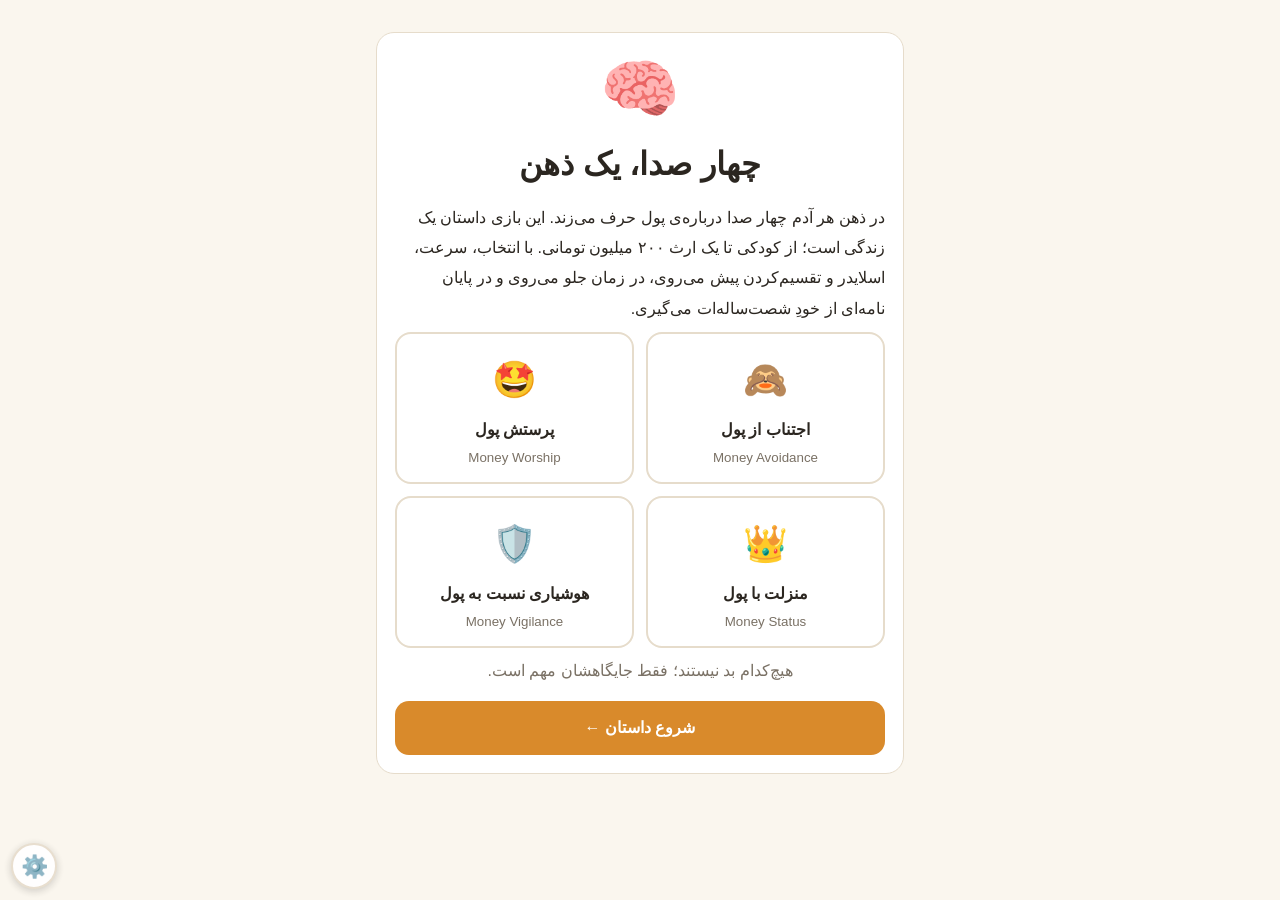
<file: financial-city-5-games-v1/00-money-scripts.html>
<!DOCTYPE html>
<html lang="fa" dir="rtl">
<head>
<meta charset="utf-8">
<meta name="viewport" content="width=device-width, initial-scale=1, viewport-fit=cover">
<title>چهار صدای پول در ذهن تو</title>
<script src="assets/howler.min.js"></script>
<style>
:root{--bg:#faf6ee;--card:#fff;--tx:#2b2620;--mu:#7a7165;--ac:#d98a2b;--bd:#e6dccb;--bb:#f1e9da;box-sizing:border-box;padding-top:env(safe-area-inset-top,0px);padding-bottom:env(safe-area-inset-bottom,0px)}
@media(prefers-color-scheme:dark){:root:not([data-theme="light"]){--bg:#1d1a16;--card:#2a251f;--tx:#f3ece0;--mu:#a89d8e;--bd:#3e362c;--bb:#38302a}}
:root[data-theme="dark"]{--bg:#1d1a16;--card:#2a251f;--tx:#f3ece0;--mu:#a89d8e;--bd:#3e362c;--bb:#38302a}
*{box-sizing:border-box}
html{scroll-padding-top:env(safe-area-inset-top,0px)}
body{margin:0;background:var(--bg);color:var(--tx);font-family:Vazirmatn,Tahoma,"Segoe UI",sans-serif;line-height:1.9;transition:background .8s}
#app{max-width:560px;margin:0 auto;padding:18px 16px 60px}
.top{display:flex;justify-content:space-between;align-items:center;color:var(--mu);font-size:14px}
.card{background:var(--card);border:1px solid var(--bd);border-radius:18px;padding:18px;margin:14px 0}
.big{font-size:64px;text-align:center;line-height:1.2;animation:pop .5s}
@keyframes pop{from{transform:scale(.85);opacity:0}to{transform:scale(1);opacity:1}}
@keyframes blink{50%{opacity:.35}}
h1{margin:6px 0;text-align:center}
p{margin:8px 0}
button{font:inherit;color:inherit;cursor:pointer}
.btn{display:block;width:100%;padding:12px;border-radius:14px;border:0;background:var(--ac);color:#fff;font-weight:bold;margin-top:14px}
.btn:disabled{opacity:.4}
.ch{display:block;width:100%;text-align:right;padding:12px 14px;margin:8px 0;border-radius:14px;border:1.5px solid var(--bd);background:var(--card)}
.ch:hover{border-color:var(--ac)}
.grid{display:grid;grid-template-columns:1fr 1fr;gap:12px}
.hc{border:2px solid var(--bd);border-radius:16px;background:var(--card);padding:12px 8px;text-align:center}
.hc.on{border-color:var(--ac)}
.hc small{display:block;color:var(--mu)}
.bb{display:flex;gap:10px;align-items:flex-start;margin:12px 0;animation:pop .4s}
.bb>span{font-size:28px;line-height:1.4}
.bb small{display:block;font-weight:bold;color:var(--mu);font-size:13px}
.bb p{margin:0;background:var(--bb);border-radius:14px;padding:6px 12px 8px}
.q{border-top:1px dashed var(--bd);margin-top:14px;padding-top:12px}
.pr{color:var(--ac);font-weight:bold}
.rx{border-right:4px solid var(--ac);padding:4px 12px;margin-top:12px;animation:pop .4s}
.w{text-align:center;color:var(--mu)}
.hint{text-align:center;color:var(--mu);animation:blink 1.6s infinite;margin-top:16px}
.pg{height:8px;border-radius:4px;background:var(--bd);margin:10px 0;overflow:hidden}.pg i{display:block;height:100%;background:var(--ac)}
.lab{display:flex;justify-content:space-between;font-size:13px;color:var(--mu)}
.row{display:flex;justify-content:space-between;align-items:center;margin:8px 0}
.row button{width:36px;height:36px;border-radius:50%;border:1.5px solid var(--bd);background:var(--card);font-size:20px}
input[type=range]{width:100%}
.jc{border-radius:14px;padding:8px 12px;margin:10px 0;border:1.5px solid;animation:pop .4s}
.jc.bad{border-color:#d0583a;background:rgba(208,88,58,.08)}.jc.ok{border-color:#3a9d5d;background:rgba(58,157,93,.08)}
.letter{line-height:2.1}.letter p{margin:10px 0}
.shimg{width:100%;border-radius:14px;border:1px solid var(--bd)}
textarea{width:100%;height:150px;font:inherit;border-radius:10px;border:1px solid var(--bd);background:var(--card);color:var(--tx);padding:8px}
.ov{position:fixed;inset:0;z-index:9;display:flex;flex-direction:column;align-items:center;justify-content:center;color:var(--tx);animation:fi .4s}
.ov.out{opacity:0;transition:opacity .4s}
.ov h2{margin:8px 0 0}.ov p{color:var(--mu);margin:0}
.em{position:relative;width:140px;height:140px;font-size:110px;text-align:center;line-height:140px}
.em span{position:absolute;inset:0}
.em .o{animation:fo 1s .5s forwards}
.em .n{opacity:0;animation:ageup 1s 1.2s forwards}
@keyframes fo{to{opacity:0;transform:scale(.3) rotate(-30deg)}}
@keyframes ageup{0%{opacity:0;transform:scale(.3) rotate(30deg)}70%{opacity:1;transform:scale(1.2)}100%{opacity:1;transform:scale(1)}}
@keyframes fi{from{opacity:0}}
</style>
<script src="assets/ui.js"></script>
</head>
<body>
<div id="app"></div>
<script>
function fa(s){return String(s).replace(/\d/g,function(d){return '۰۱۲۳۴۵۶۷۸۹'[d]})}
function wav(n,d){d=d||.15;var r=8000,o=[];n.forEach(function(f){var L=r*d;for(var i=0;i<L;i++)o.push(128+Math.round(60*Math.sin(2*Math.PI*f*i/r)*(1-i/L)))});
var b=new Uint8Array(44+o.length),v=new DataView(b.buffer),s=function(p,t){for(var i=0;i<t.length;i++)b[p+i]=t.charCodeAt(i)};
s(0,'RIFF');v.setUint32(4,36+o.length,true);s(8,'WAVEfmt ');v.setUint32(16,16,true);v.setUint16(20,1,true);v.setUint16(22,1,true);v.setUint32(24,r,true);v.setUint32(28,r,true);v.setUint16(32,1,true);v.setUint16(34,8,true);s(36,'data');v.setUint32(40,o.length,true);b.set(o,44);
var t='';b.forEach(function(x){t+=String.fromCharCode(x)});return 'data:audio/wav;base64,'+btoa(t)}
var DEF={click:[[660],.07],pop:[[500,600],.06],tick:[[300],.05],good:[[392,523,659],.16],win:[[523,659,784,1047],.18]};
var SND={},muted=false;
function play(k){if(muted||!window.Howl)return;try{if(!SND[k])SND[k]=new Howl({src:[wav(DEF[k][0],DEF[k][1])],format:['wav'],volume:.5});SND[k].play()}catch(e){}}

var V={a:['🙈','اجتناب از پول','Money Avoidance'],w:['🤩','پرستش پول','Money Worship'],s:['👑','منزلت با پول','Money Status'],v:['🛡️','هوشیاری نسبت به پول','Money Vigilance']};
function vo(k,t){return [V[k][0],V[k][1],t]}
var R='راوی',T='تو (در دلت)',U='تو';
var ST=[{n:'کودکی',e:'🧒',age:'۹ سالگی',c:['#fff1cc','#3b3017']},{n:'نوجوانی',e:'🧑‍🎓',age:'۱۴ سالگی',c:['#dcecfb','#1a2a3a']},{n:'جوانی',e:'🧑‍💼',age:'۲۴ تا ۲۷ سالگی',c:['#e0f3df','#1b2f21']},{n:'بزرگسالی',e:'🧔',age:'۳۰ سالگی',c:['#f1e2f4','#2d2036']},{n:'یک سال بعد',e:'🌅',age:'۳۱ سالگی',c:['#fde5d3','#35241a']},{n:'نامه از آینده',e:'🧓',age:'۶۰ سالگی',c:['#f4efe0','#2a2820']}];
var ECH={a:'«فعلاً نگاه نکن؛ بعداً درستش می‌کنیم.»',w:'«یک کم بیشتر که باشد، همه‌چیز آرام می‌شود.»',s:'«مهم است دیگران چطور می‌بینند.»',v:'«اول مطمئن شو که خطری در راه نیست.»'};
var Z={
a:['نگاه مستقیم به پول برایت راحت است؛ مراقب باش این نگاه به وسواس نرسد و آرامشت را نگیرد.','با «نگاه‌کردن» به پول رابطه‌ی متعادلی داری.','وقتی پول می‌آید گاهی نگاه را برمی‌گردانی. هفته‌ای یک قرار ثابت ۱۵ دقیقه‌ای با حساب، هزینه‌اش کم و آرامشش زیاد است.'],
w:['پول برایت ابزاری کم‌صداست؛ شاید جا برای هدف‌گذاری و رشد بیشتری داری.','پول را ابزاری ارزشمند می‌دانی نه هدف؛ همین را نگه دار.','صدای «بیشتر» بلند است. یک عدد «کافی» بنویس تا رشد جایی برای ایستادن داشته باشد.'],
s:['به تصویر بیرونی کم اهمیت می‌دهی؛ مراقب باش لذت و تعلق را قربانی نکنی.','دیده‌شدن و لذت سهم معقولی در زندگی‌ات دارند.','تصویر بیرونی بر تصمیم‌هایت اثر زیادی دارد. سهم ثابت ۱۰٪ برای لذت بهتر از قرض برای نمایش است.'],
v:['احتیاط کم‌صداست؛ صندوق اضطراری ۶ ماهه و بیمه شروع خوبی است.','حاشیه‌ی امن در حد خوبی داری.','ترس نگهبان خوبی است ولی راننده‌ی بدی. بگذار بخشی از پول زندگی کند.']};
var ZN=['کم‌صدا','متعادل','پرصدا'];
var PR={choice:'حالا به این پرسش پاسخ بده:',timed:'⏱️ حالا سریع به این پرسش پاسخ بده (۱۵ ثانیه وقت داری):',slider:'حالا این اسلایدر را مشخص کن:',cards:'حالا برای هر جمله بگو شبیه توست یا نه:',alloc:'حالا بسته‌ها را بین پاکت‌ها تقسیم کن:',jump:'حالا یک صدا و یک بازه‌ی زمانی انتخاب کن و هر دو مسیر را ببین:',mixer:'حالا با اسلایدرها صدای ایده‌آل هر کدام را مشخص کن:'};

var M=[
{st:0,e:'🌙',dm:'awsv',d:[
 ['📖',R,'شب پاییزی است. تو نه‌ساله‌ای و برای آب‌خوردن از اتاقت بیرون آمده‌ای، اما صدای آشپزخانه تو را پشت در نگه می‌دارد.'],
 ['👩','مادر','«اجاره‌ی این ماه را از کجا بیاوریم؟ صاحب‌خانه دو بار زنگ زده. ما باید یاد بگیریم همیشه یک پس‌انداز داشته باشیم، نه اینکه هر ماه نفس‌نفس بزنیم!»'],
 ['👨','پدر','«بس کن! جلوی بچه‌ها از پول حرف نزن. فردا یک راهی پیدا می‌شود.»'],
 ['👩','مادر','«فردا، فردا... بچه‌ها همه‌چیز را می‌فهمند.»'],
 ['🧒',T,'قلبت تند می‌زند. نمی‌دانی چرا، ولی حس می‌کنی پول چیزی است که خانه را ناآرام می‌کند. همین شب در ذهنت چهار صدا بیدار می‌شود و هر کدام درس خودش را برمی‌دارد.']],
 t:'choice',q:'کدام جمله بیشتر در ذهنت ماند؟',o:[['«بهتر است به پول فکر نکنم؛ دعوا می‌آورد.»',{a:3}],['«باید پول زیاد داشته باشم تا دیگر ترسی نباشد.»',{w:3}],['«نباید کسی ببیند که ما سختی داریم.»',{s:3}],['«بدون ذخیره، هر لحظه همه‌چیز می‌ریزد.»',{v:3}]],
 k:'به این «اسکریپت پول» (Money Script) می‌گویند: باوری ناخودآگاه که از تجربه‌ی کودکی ساخته می‌شود، نه از حساب‌وکتاب. هر چهار برداشت منطقی‌اند و هیچ‌کدام بد یا خوب نیست.'},
{st:0,e:'🎒',dm:'as',d:[
 ['🧑‍🏫','معلم','«بچه‌ها، ثبت‌نام اردوی علمی تا فردا است. عزیزم، تو چرا هنوز ثبت‌نام نکرده‌ای؟»'],
 ['👧','همکلاسی','«حتماً پول ندارند!» (می‌خندد)'],
 ['📖',R,'گوش‌هایت داغ می‌شود. همه‌ی کلاس برگشته‌اند و منتظر جواب تو هستند.'],
 ['🧒',T,'«کاش زمین دهان باز کند و من را ببلعد.»']],
 t:'timed',def:2,q:'به معلم چه جوابی می‌دهی؟',o:[['«دوست ندارم.» (دروغ)',{a:2,s:3}],['«پول نداریم.» (راست)',{}],['سکوت می‌کنم و سرم را پایین می‌اندازم.',{a:3,s:1}]],
 k:'دروغ یا سکوت برای فرار از شرم، ریشه‌ی «اجتناب از پول» و «منزلت با پول» است. راستگویی آرام درباره‌ی پول نشانه‌ی رابطه‌ی سالم با آن است.'},
{st:1,e:'🐷',dm:'v',d:[
 ['📖',R,'چهارده‌ساله‌ای و هر ماه کمی پول‌توجیبی داری. قلک سفالی‌ات روی طاقچه است و ترکی کوچک برداشته، چون هر چه پول داخلش می‌رود دیگر بیرون نمی‌آید.'],
 ['🧑','دوستت (رضا)','«بیا امروز بعد از مدرسه بستنی بخوریم و ساندویچ هم بزنیم! من مهمان تو، دفعه‌ی بعد تو.»'],
 ['🧑‍🎓',T,'«اگر خرج کنم، آخر ماه چیزی ندارم. اگر نروم، مثل آدم‌های خسیس می‌شوم.»']],
 t:'slider',q:'چند درصد پول‌توجیبی‌ات را قلک می‌کنی؟',l:'همه را خرج می‌کنم',r:'همه را نگه می‌دارم',f:function(x){return {v:x/100*3}},
 k:'پس‌انداز نیمه‌ی سالم «هوشیاری نسبت به پول» است. اما قلکی که هیچ‌وقت شکسته نشود یعنی ترس جای لذت را گرفته. جای درست معمولاً میانه است.'},
{st:1,e:'🌌',dm:'awsv',d:[
 ['📖',R,'پانزده‌ساله‌ای. شب‌ها روی تخت دراز می‌کشی و به خودت فکر می‌کنی: من درباره‌ی پول چطور آدمی هستم؟'],
 ['🧑‍🎓',T,'«نه درست و غلط دارد، نه نمره؛ فقط ببین کدام جمله به تو نزدیک‌تر است.»']],
 t:'cards',q:'هر جمله شبیه توست؟',c:[['وقتی قبض می‌آید، اول می‌گذارمش کنار.','a'],['اگر پولم دو برابر شود، بالاخره راحت می‌شوم.','w'],['خودم را با چیزهایی که دیگران دارند مقایسه می‌کنم.','s'],['قبل از هر خرج بزرگ باید ذخیره‌ی اضطراری داشته باشم.','v']],
 k:'«شبیه من» گفتن ایرادی ندارد. هر صدا یک نیمه‌ی سالم دارد؛ مهم این است که صدای کدام بلندتر است.'},
{st:2,e:'☕',dm:'awsv',d:[
 ['📖',R,'۲۴ ساله‌ای. اولین حقوق واقعی‌ات به حساب نشسته: ۳۰ میلیون تومان. اولین بار است که پول خودت را داری و چهار صدا همزمان شروع می‌کنند.'],
 vo('a','«نگاه نکن. اگر بازش کنی دوباره نگران می‌شوی.»'),
 vo('w','«اگر همه‌اش را الان به کار بیندازی، تا یک سال دیگر دو برابر می‌شود.»'),
 vo('s','«بالاخره می‌توانی همان کت و کفشی را بخری که همکارها دارند.»'),
 vo('v','«اول ببین اجاره و قبض‌ها چقدر است؛ بعد بقیه.»')],
 t:'choice',q:'اولین کاری که با حقوق می‌کنی؟',o:[['گوشی را خاموش می‌کنم؛ بعداً نگاه می‌کنم.',{a:3}],['همه‌اش را یک‌جا در سرمایه‌گذاری می‌ریزم؛ زودتر پولدار شوم.',{w:3}],['یک دست لباس برند می‌خرم؛ باید بدرخشم!',{s:3}],['نصفش را ثابت کنار می‌گذارم، باقی را برای زندگی.',{v:1,w:1,s:1}]],
 k:'اسکریپت‌ها با تصمیم‌های کوچک شکل می‌گیرند. گزینه‌ی آخر چیزی از هر صدا دارد بی‌آنکه یکی را تنها بگذارد.'},
{st:2,e:'📬',dm:'av',d:[
 ['🏦','پیامک بانک','«مشتری گرامی، سررسید قسط وام شما فردا است.»'],
 ['👩‍💼','همکار (مریم)','«راستی تو هم وام گرفته بودی؟ من پارسال دیرکردش را ندیده بودم؛ جریمه‌اش سه برابر شد!»'],
 ['📖',R,'روی میز کنار لپ‌تاپ‌ات سه پاکت بسته است. دو هفته است که باز نشده‌اند.']],
 t:'timed',def:1,q:'با قسط و قبض‌ها چه می‌کنی؟',o:[['همین حالا همه را باز می‌کنم و حساب می‌کنم.',{v:1}],['گوشی را برمی‌گردانم؛ فردا.',{a:3}],['پرداخت خودکار می‌گذارم تا هر ماه خودش برود.',{v:1}]],
 k:'«بعداً» در کوتاه‌مدت آرام می‌کند و در بلندمدت جریمه می‌آورد. پرداخت خودکار فایده‌ی اجتناب (کم‌دغدغه بودن) را نگه می‌دارد، بی‌هزینه.'},
{st:2,e:'💒',dm:'s',d:[
 ['📖',R,'عروسی همکلاسی قدیمی‌ات است. کنار در، میزی هست که همه پاکت هدیه را آنجا می‌گذارند.'],
 ['🧑‍🎓','دوست قدیمی (امیر)','«ما با بچه‌ها هر کدام پنج میلیون گذاشتیم. تو چقدر می‌خواهی بگذاری؟»'],
 vo('s','«نکند فکر کنند کم داده‌ای. همه نگاه می‌کنند.»'),
 ['🧑‍💼',T,'«این ماه قسطم هم هست...»']],
 t:'slider',q:'چقدر هدیه می‌دهی؟',l:'خیلی کمتر از توانم',r:'بیش از توانم',f:function(x){return {s:x/100*3}},
 k:'«منزلت با پول» یعنی ارزش دادن به دیده‌شدن و تعلق، و این طبیعی است. مرز سالم آنجاست که برای تصویرت قرض نکنی.'},
{st:2,e:'📈',dm:'wva',d:[
 ['🧑‍💼','دوستت (کیان)','«داداش، یک فرصت دارم: یک ارز دیجیتال که قول داده‌اند سه ماهه دو برابر شود. من همه‌ی پس‌اندازم را ریختم!»'],
 vo('w','«فرصت‌ها همیشه نمی‌مانند. هر چه بیشتر بگذاری، بیشتر برمی‌داری!»'),
 vo('v','«وقتی کسی فقط از سود می‌گوید و از ریسک حرف نمی‌زند، یعنی چیزی را پنهان می‌کند.»')],
 t:'choice',q:'چه می‌کنی؟',o:[['همه‌ی پس‌اندازم را می‌گذارم.',{w:3}],['می‌پرسم کجا، کی، چه ریسکی؛ بعد یک مبلغ کوچک.',{w:1,v:1}],['اصلاً گوش نمی‌دهم؛ پول را دست نمی‌زنم.',{a:2,v:3}]],
 k:'«پرستش پول» انگیزه‌ی رشد می‌دهد ولی «کافی» را تعریف نمی‌کند. سؤال «چقدر ریسک؟» بیشتر از «چقدر سود؟» کمکت می‌کند.'},
{st:3,e:'💌',dm:'awsv',d:[
 ['📖',R,'سی‌ساله‌ای. پدربزرگ بعد از یک بیماری طولانی درگذشته؛ روز هفتم، وکیل خانواده تماس می‌گیرد.'],
 ['⚖️','وکیل','«ایشان وصیت کرده‌اند ۲۰۰ میلیون تومان به نام شما باشد. نوشته‌اند: "هر طور صلاح می‌دانی، ولی عاقلانه."»'],
 ['🧔',T,'«بغض و ذوق با هم آمده. چقدر عجیب است که با رفتن او، این پول برسد.»']],
 t:'choice',q:'اولین واکنش درونی‌ات چیست؟',o:[['«الان نمی‌خواهم بهش فکر کنم.»',{a:3}],['«اگر کمی بیشتر شود، همه‌چیز عوض می‌شود.»',{w:3}],['«بالاخره می‌توانم چیزی بخرم که دیده شوم.»',{s:3}],['«اول باید جایی امن نگهش دارم.»',{v:3}]],
 k:'پول ناگهانی اسکریپت‌ها را بلند می‌کند، چون تصمیم‌ها بزرگ‌تر و احساس‌ها پررنگ‌ترند.'},
{st:3,e:'💰',dm:'awsv',d:[
 ['🏦','راوی','۲۰۰ میلیون تومان در حساب است: ده بسته‌ی ۲۰ میلیونی.'],
 vo('v','«قبل از هر چیز، صندوق اضطراری و بیمه.»'),
 vo('s','«برای خودت هم باید چیزی بماند؛ سال‌ها صبر کرده‌ای!»'),
 vo('a','«نیازی نیست الان تصمیم بگیری. بگذارش همان‌جا.»')],
 t:'alloc',q:'بسته‌ها را بین چهار پاکت تقسیم کن.',it:[['🛡️ صندوق اضطراری و بیمه','v'],['📈 رشد و سرمایه‌گذاری','w'],['👑 لذت و ظاهر و هدیه به خودت','s'],['🙈 فعلاً همان‌جا می‌ماند','a']],
 k:'تقسیم متعادل یعنی هر صدا سهمی دارد و هیچ‌کدام همه‌چیز را نمی‌برد. اگر یک پاکت بیش از ۵ بسته گرفت، آن صدا فرماندهی می‌کند.'},
{st:3,e:'⏱️',dm:'sav',d:[
 ['🏪','فروشنده','«فقط امروز! اگر الان بخرید ۳۰٪ تخفیف دارید؛ فردا قیمت اصلی است. دو نفر دیگر هم دارند فکر می‌کنند.»'],
 vo('s','«همه این را دارند. وقتش است تو هم داشته باشی.»'),
 ['📖',R,'قلبت کمی تندتر می‌زند. فروشنده منتظر است.']],
 t:'timed',def:0,q:'چه می‌کنی؟',o:[['همین حالا می‌خرم!',{s:3}],['می‌گویم ۲۴ ساعت فکر می‌کنم و می‌روم.',{v:1}],['حوصله ندارم؛ می‌روم و فراموش می‌کنم.',{a:3}]],
 k:'فشار زمان اسکریپت‌ها را بلندتر می‌کند. قانون ۲۴ ساعت، تصمیم را از اسکریپت جدا می‌کند.'},
{st:3,e:'🌙',dm:'av',d:[
 ['📖',R,'ساعت یک بامداد است. روی تخت دراز کشیده‌ای و گوشی در دستت است.'],
 vo('a','«نگاه نکن. فردا نگاه می‌کنی.»'),
 vo('v','«فقط یک بار دیگر موجودی را ببین؛ مطمئن شو چیزی کم نشده.»')],
 t:'slider',q:'چند بار در هفته موجودی حساب را چک می‌کنی؟',l:'هیچ‌وقت',r:'هر ساعت',f:function(x){return {a:(100-x)/100*3,v:x/100*3}},
 k:'نگاه‌نکردن و وسواسی‌نگاه‌کردن هر دو افراط‌اند. یک قرار ثابت هفتگی هم آرامش می‌دهد هم آگاهی.'},
{st:4,e:'🔧',dm:'awsv',
 d:function(){var o={a:'یک سال بعد: بخشی از پول بی‌حرکت مانده و تورم آن را خورده. هنوز دقیقاً نمی‌دانی چقدر داری.',w:'یک سال بعد: بیشتر پول در ریسک است. ارزشش بالا و پایین می‌شود و آرامش نداری.',s:'یک سال بعد: ظاهر زندگی‌ات درخشان است، ولی ذخیره‌ی واقعی کم است.',v:'یک سال بعد: ذخیره‌ات امن است، ولی لذت‌ها عقب افتاده‌اند و زندگی همان‌جا مانده.'};return [['🌅',R,o[lead()]],['🔧','تعمیرکار','«موتور ماشین مشکل دارد. حدود ۲۰ میلیون تومان می‌شود؛ تا فردا باید جواب بدهید.»']]},
 t:'choice',q:'چه می‌کنی؟',o:[['از صندوق اضطراری می‌پردازم؛ دقیقاً برای همین بود.',{v:1}],['پرداختش را عقب می‌اندازم و بهش نگاه نمی‌کنم.',{a:3}],['قرض می‌گیرم تا سرمایه‌گذاری‌ها دست نخورد.',{w:3}],['با کارت اعتباری می‌پردازم تا شکل زندگی‌ام عوض نشود.',{s:3}]],
 k:'پیامد اسکریپت‌ها معمولاً وقتی دیده می‌شود که زندگی غافلگیرت کند. حاشیه‌ی امن یعنی آن لحظه برایت فاجعه نباشد.'},
{st:4,e:'⏳',ne:1,t:'jump',d:[
 ['⏳',R,'حالا فرض کن می‌شود زمان را جلو برد. یک صدا را انتخاب می‌کنی و می‌بینی اگر فرمانده‌ی زندگی‌ات شود، یا اگر در جای درستش بنشیند، ۱ سال، ۵ سال و ۲۰ سال بعد چه می‌شود.'],
 ['📝',R,'این یک سناریوست، نه پیش‌گویی؛ برای دیدن است، نه برای ترسیدن.']],q:'کدام صدا را می‌خواهی در زمان جلو ببری؟',
 k:'تفاوت دو مسیر معمولاً در سال اول دیده نمی‌شود؛ هزینه‌ی افراط آهسته و بی‌صدا جمع می‌شود. برای همین عادت‌های کوچک امروز مهم‌اند.'},
{st:4,e:'🎚️',ne:1,t:'mixer',d:[['🎚️',R,'حالا پشت میز صدا نشسته‌ای و همه‌ی دستگیره‌ها دست توست.']],q:'صدای ایده‌آل هر کدام در ذهنت چقدر باشد؟',
 k:'در آخر، ایده‌آلی که تعیین کردی را با آنچه از تصمیم‌هایت درآمد مقایسه می‌کنیم.'}
];
var S,X,I,AL,CI,JV,JH,JT,COM,WANT,TM,TO,RN=0,CUR=-1,CHATON=false,app=document.getElementById('app');
function ap(d,dm){for(var k in d)S[k]+=d[k];for(var j=0;j<dm.length;j++)X[dm[j]]+=3}
function pc(k){return X[k]?Math.round(S[k]/X[k]*100):0}
function lead(){var b='a',bp=-1;['a','w','s','v'].forEach(function(k){if(pc(k)>bp){bp=pc(k);b=k}});return b}
function dark(){var t=document.documentElement.getAttribute('data-theme');return t?t=='dark':!!(window.matchMedia&&matchMedia('(prefers-color-scheme: dark)').matches)}
function paint(s){if(s<0)document.documentElement.style.removeProperty('--bg');else document.documentElement.style.setProperty('--bg',ST[s].c[dark()?1:0])}
function vn(k){return V[k][0]+' '+V[k][1]+' <small dir="ltr">'+V[k][2]+'</small>'}
function hdr(){var n=Math.min(I+1,16);return '<div class="top"><span>🧠 چهار صدای پول</span><span>'+fa(n)+' از ۱۶</span><button onclick="muteT(this)" style="background:none;border:0">'+(muted?'🔇':'🔊')+'</button></div><div class="pg"><i style="width:'+(n*100/16)+'%"></i></div>'}
function muteT(b){muted=!muted;b.textContent=muted?'🔇':'🔊'}
function hub(){
 CUR=-1;CHATON=false;paint(-1);
 app.innerHTML='<div class="card"><div class="big">🧠</div><h1>چهار صدا، یک ذهن</h1><p>در ذهن هر آدم چهار صدا درباره‌ی پول حرف می‌زند. این بازی داستان یک زندگی است؛ از کودکی تا یک ارث ۲۰۰ میلیون تومانی. با انتخاب، سرعت، اسلایدر و تقسیم‌کردن پیش می‌روی، در زمان جلو می‌روی و در پایان نامه‌ای از خودِ شصت‌ساله‌ات می‌گیری.</p><div class="grid">'+
 ['a','w','s','v'].map(function(k){return '<div class="hc"><div style="font-size:36px">'+V[k][0]+'</div><b>'+V[k][1]+'</b><small dir="ltr">'+V[k][2]+'</small></div>'}).join('')+'</div><p class="w">هیچ‌کدام بد نیستند؛ فقط جایگاهشان مهم است.</p><button class="btn" onclick="go()">شروع داستان ←</button></div>';
}
function go(){I=0;S={a:0,w:0,s:0,v:0};X={a:0,w:0,s:0,v:0};WANT=null;COM=null;CUR=-1;r(0)}
function age(s,cb){
 var o=document.createElement('div');o.className='ov';o.style.background=ST[s].c[dark()?1:0];
 o.innerHTML='<div class="em"><span class="o">'+(CUR<0?'✨':ST[CUR].e)+'</span><span class="n">'+ST[s].e+'</span></div><h2>'+(CUR<0?'':'سال‌ها می‌گذرد... ')+ST[s].n+'</h2><p>'+ST[s].age+'</p>';
 document.body.appendChild(o);paint(s);play('good');CHATON=false;var d=false;
 function end(){if(d)return;d=true;o.classList.add('out');setTimeout(function(){o.remove();cb()},400)}
 o.onclick=end;setTimeout(end,3000);
}
function getD(m){var d=typeof m.d=='function'?m.d():m.d.slice();if(I>=4&&!m.ne){var L=lead();d.push(vo(L,ECH[L]))}return d}
function bub(l){return '<div class="bb"><span>'+l[0]+'</span><div><small>'+l[1]+'</small><p>'+l[2]+'</p></div></div>'}
function head(m){var s=ST[m.st];return '<div class="top"><span>'+s.e+' '+s.n+' · '+s.age+'</span><span>ماژول '+fa(I+1)+' از ۱۶</span></div>'}
function r(n){clearInterval(TM);var m=M[I];
 if(n==0&&m.st!==CUR){var s=m.st;CHATON=false;age(s,function(){CUR=s;r2(0)});return}
 r2(n)}
function r2(n){
 RN=n;clearInterval(TM);var m=M[I],D=getD(m),inter=n>=D.length;CHATON=!inter;play('pop');
 var h=hdr()+'<div class="card">'+head(m)+(n==0?'<div class="big">'+m.e+'</div>':'')+D.slice(0,Math.min(n+1,D.length)).map(bub).join('');
 if(inter)h+='<div class="q"><p class="pr">👉 '+PR[m.t]+'</p><p><b>'+m.q+'</b></p><div id="ui">'+ui(m)+'</div></div>';
 else h+='<p class="hint">👆 برای ادامه‌ی گفتگو روی صفحه بزن</p>';
 app.innerHTML=h+'</div>';
 if(inter&&m.t=='timed')timer(m);
 setTimeout(function(){window.scrollTo({top:document.body.scrollHeight,behavior:'smooth'})},60);
}
document.addEventListener('click',function(e){if(!CHATON||e.target.closest('button'))return;r2(RN+1)});
document.addEventListener('keydown',function(e){if(CHATON&&(e.key==' '||e.key=='Enter')){e.preventDefault();r2(RN+1)}});
function opts(m){return m.o.map(function(o,j){return '<button class="ch" onclick="pk('+j+')">'+o[0]+'</button>'}).join('')}
function ui(m){
 if(m.t=='choice')return opts(m);
 if(m.t=='timed')return '<div class="pg"><i id="tb" style="width:100%"></i></div><p class="w" id="tc">'+fa(15)+' ثانیه</p>'+opts(m);
 if(m.t=='slider')return '<input id="sl" type="range" min="0" max="100" value="50"><div class="lab"><span>'+m.l+'</span><span>'+m.r+'</span></div><button class="btn" onclick="sv()">ثبت</button>';
 if(m.t=='cards'){CI=0;return cardUI()}
 if(m.t=='alloc'){AL=[0,0,0,0];return allocUI()}
 if(m.t=='jump'){JV=lead();JH=[];JT=-1;return jumpUI()}
 if(m.t=='mixer')return ['a','w','s','v'].map(function(k,j){return '<div class="row"><b>'+V[k][0]+' '+V[k][1]+'</b></div><input id="mx'+j+'" type="range" min="0" max="100" value="50">'}).join('')+'<button class="btn" onclick="mx()">ثبت</button>';
}
function timer(m){TO=0;var t0=Date.now(),L=15000;TM=setInterval(function(){var left=L-(Date.now()-t0),b=document.getElementById('tb'),c=document.getElementById('tc');if(b)b.style.width=Math.max(left/L,0)*100+'%';if(c)c.textContent=fa(Math.max(Math.ceil(left/1000),0))+' ثانیه';if(left<=0){clearInterval(TM);TO=1;pk(m.def)}},100)}
function pk(j){clearInterval(TM);var m=M[I],o=m.o[j];ap(o[1],m.dm);fin(o[0])}
function sv(){var m=M[I],v=+document.getElementById('sl').value;ap(m.f(v),m.dm);fin('عدد '+fa(v)+' از ۱۰۰')}
function cardUI(){var s=M[I].c[CI];return '<p class="w" style="font-size:18px">«'+s[0]+'»</p><div class="grid"><button class="hc" onclick="cd(1)">👍 شبیه من</button><button class="hc" onclick="cd(0)">👎 نه</button></div><p class="w">'+fa(CI+1)+' از ۴</p>'}
function cd(y){var s=M[I].c[CI];X[s[1]]+=3;if(y)S[s[1]]+=3;CI++;play('tick');if(CI>=M[I].c.length)fin('به هر چهار جمله پاسخ دادی.');else document.getElementById('ui').innerHTML=cardUI()}
function allocUI(){var m=M[I],t=AL.reduce(function(a,b){return a+b},0);return m.it.map(function(x,j){return '<div class="row"><span>'+x[0]+'</span><span><button onclick="al('+j+',-1)">−</button> <b>'+fa(AL[j])+'</b> <button onclick="al('+j+',1)">+</button></span></div>'}).join('')+'<p class="w">باقی‌مانده: '+fa(10-t)+' بسته</p><button class="btn" '+(t==10?'':'disabled')+' onclick="ad()">ثبت تقسیم</button>'}
function al(j,d){var t=AL.reduce(function(a,b){return a+b},0);if(AL[j]+d<0||t+d>10)return;AL[j]+=d;play('tick');document.getElementById('ui').innerHTML=allocUI()}
function ad(){var m=M[I];m.it.forEach(function(x,j){S[x[1]]+=Math.min(3,AL[j]*.4);X[x[1]]+=3});fin('تقسیم ۱۰ بسته ثبت شد.')}
var JM={
a:[['قبض‌های باز‌نشده جریمه می‌شوند. آرام به نظر می‌رسی، ولی زیر آن نگرانی بی‌نامی موج می‌زند.','دیرکردها و تورم پس‌انداز را کوچک کرده‌اند. تصمیم‌های مهم را دیگران گرفته‌اند، چون نمی‌دانستی چقدر داری.','در بیماری یا بیکاری ناگهان غافلگیر می‌شوی. بدهی و ناآگاهی روی هم آمده و شرم دلیل سکوتت شده است.'],
 ['هفته‌ای ۱۵ دقیقه نگاه می‌کنی. اولش سخت است، بعد عادی. هیولا اندازه‌ی واقعی‌اش را پیدا می‌کند.','پرداخت‌ها خودکار است و عدد دارایی‌ات را می‌دانی. پول مرکز زندگی‌ات نیست، ولی دیگر غافلگیرت نمی‌کند.','ذهنت آزاد است چون چیزی پنهان نیست. با فرزندانت راحت از پول حرف می‌زنی؛ همان کاری که برای خودت اتفاق نیفتاد.']],
w:[['درآمدت بالا رفته، ولی «کافی» جلوتر رفته است. شب‌ها به بازار نگاه می‌کنی و آرام نمی‌گیری.','چند سرمایه‌گذاری پرریسک شکسته‌اند. رابطه‌ها کم‌رنگ شده؛ همسرت می‌گوید حتی وقتی کنارم هستی، کنارم نیستی.','ثروت زیادی داری و کسی کنارت نیست که برایش خرج کنی. پول ابزار بود، شد خودِ زندگی.'],
 ['عدد «کافی» را نوشته‌ای. بخشی سرمایه‌گذاری می‌شود و بخشی خرج زندگی.','رشدت کندتر ولی پایدار است. شب‌ها به‌جای بازار، سر میز شام هستی.','ثروتی ساخته‌ای که فقط عدد نیست؛ آزادی انتخاب دارد و کسانی را که کنارت می‌خندند.']],
s:[['زندگی‌ات از بیرون درخشان است: سفر، برند، عکس. پشت صحنه، کارت اعتباری به سقف رسیده.','قسط‌ها به لذت‌ها چنگ می‌زنند. وقتی تنها هستی، خانه‌ای را که برای دیگران خریدی دوست نداری و فقط نگهش می‌داری.','تصویر ثروتمند ماند، ثروت نه. بازنشستگی با دست خالی است و دعوت‌ها کم شده‌اند.'],
 ['۱۰٪ درآمد را برای لذتی معنادار کنار می‌گذاری؛ بدون قرض و بدون عذاب وجدان.','چیزهایی که خریده‌ای واقعاً مال خودت است. دوستانت به‌خاطر خودت می‌آیند، نه تصویرت.','ثروتت دیده نمی‌شود، ولی خودت دیده می‌شوی؛ با آرامش و عزت‌نفسی که کسی نمی‌تواند بگیرد.']],
v:[['ذخیره‌ات رشد می‌کند و هیچ خرجی بی‌دلیل نیست. ولی سفر خانوادگی را دوباره عقب انداخته‌ای.','حساب بانکی پر است و خانه خاموش. فرزندت دیگر نمی‌پرسد «برویم سفر؟»؛ یاد گرفته جوابت نه است.','پول زیادی مانده، ولی خاطره‌ای که بشود به آن لبخند زد نه. ترس نگهبان بود و راننده شد.'],
 ['صندوق اضطراری ۶ ماهه و بیمه داری و بخشی از پول برای سفر کنار گذاشته شده.','وقتی بحران آمد، غافلگیر نشدی چون آماده بودی. و آن سفر را هم رفتی.','امنیت و زندگی هر دو را داری. خانواده‌ات از تو ترس را یاد نگرفته‌اند، آمادگی را.']]};
function jumpUI(){var m=M[I],H=['۱ سال بعد','۵ سال بعد','۲۰ سال بعد'];
 var h='<div class="grid">'+['a','w','s','v'].map(function(k){return '<button class="hc'+(k==JV?' on':'')+'" onclick="jv(\''+k+'\')"><div style="font-size:30px">'+V[k][0]+'</div><b>'+V[k][1]+'</b></button>'}).join('')+'</div><div class="grid" style="grid-template-columns:repeat(3,1fr);margin-top:12px">'+H.map(function(t,j){return '<button class="hc'+(j==JT?' on':'')+'" onclick="jt('+j+')">'+(JH.indexOf(j)>-1?'✔ ':'')+t+'</button>'}).join('')+'</div>';
 if(JT>=0)h+='<div class="jc bad"><b>🔥 اگر «'+V[JV][1]+'» فرمانده شود</b><p>'+JM[JV][0][JT]+'</p></div><div class="jc ok"><b>⚖️ اگر در جای درستش بنشیند</b><p>'+JM[JV][1][JT]+'</p></div>';else h+='<p class="w">یک بازه‌ی زمانی را انتخاب کن.</p>';
 if(JH.length==3)h+='<div class="rx">💡 '+m.k+'</div><p class="w">می‌توانی صدای دیگری را هم ببینی.</p><button class="btn" onclick="nx()">ادامه ←</button>';return h}
function jv(k){JV=k;play('pop');document.getElementById('ui').innerHTML=jumpUI()}
function jt(j){JT=j;if(JH.indexOf(j)<0)JH.push(j);play('pop');document.getElementById('ui').innerHTML=jumpUI()}
function mx(){WANT={};['a','w','s','v'].forEach(function(k,j){WANT[k]=+document.getElementById('mx'+j).value});fin('تنظیم ایده‌آل ثبت شد.')}
function fin(t){
 clearInterval(TM);var m=M[I];play('click');CHATON=false;
 app.innerHTML=hdr()+'<div class="card">'+head(m)+'<p><b>'+m.q+'</b></p>'+(TO?'<p class="w">⏱️ وقت تمام شد؛ ذهن به عادتش برگشت و این هم یک انتخاب بود.</p>':'')+'<p>✔ '+t+'</p><div class="rx">💡 '+m.k+'</div><button class="btn" onclick="nx()">'+(I>=14?'🪞 دیدن آینه':'ادامه ←')+'</button></div>';TO=0;
}
function nx(){I++;if(I>=15)age(5,function(){CUR=5;final()});else r(0)}
var LT={a:['یادم هست چقدر دوست داشتی به پول نگاه نکنی. آن آرامش کوتاه هزینه‌ی سنگینی داشت؛ بعضی تصمیم‌ها را دیگران برایم گرفتند، چون من آنجا نبودم.','ممنونم که یاد گرفتی به پول نگاه کنی. آن قرارهای کوتاه آرامشی ساخت که هیچ عددی نمی‌خرد.'],
w:['یادم هست «کافی» همیشه یک پله بالاتر بود. ثروت جمع شد، ولی خیلی از شام‌ها را از دست دادم.','ممنونم که پول را ابزار دیدی و برایش «کافی» تعریف کردی. رشدمان آرام بود، کنار آدم‌هایی که دوستشان داشتیم.'],
s:['یادم هست چقدر مهم بود دیگران چه فکری می‌کنند. خیلی چیزها را برای آن‌ها خریدم و گاهی فراموش کردم خودم چه می‌خواهم.','ممنونم که لذت و دیده‌شدن را بدون قرض و نمایش چشیدی. زندگی‌ام قشنگ بود و لازم نبود کسی تأییدش کند.'],
v:['یادم هست چقدر محتاط بودی. هیچ بحرانی ما را نبرد، ولی خاطره‌های کمی ساخته شد که بشود به آن‌ها لبخند زد.','ممنونم که حاشیه‌ی امن ساختی و بعد اجازه دادی زندگی کنیم. وقتی روزهای سخت آمد آماده بودیم و روزهای خوب هم از دست نرفت.']};
var LW={a:'یک خواهش دارم: گاهی نگاهی هم به حساب بینداز. نگاه‌کردن از نادیدن ترسناک‌تر نیست.',w:'یک خواهش دارم: برای رشد هم هدفی بگذار؛ پول می‌تواند آزادی بسازد.',s:'یک خواهش دارم: از لذت و دیده‌شدن نترس؛ زندگی فقط حساب‌وکتاب نیست.',v:'یک خواهش دارم: برای روز مبادا هم جایی بگذار؛ امنیت هدیه‌ای است به آینده‌ی خودت.'};
var CMT={a:'هفته‌ای یک قرار ۱۵ دقیقه‌ای با حساب بانکی',w:'نوشتن یک عدد «کافی» برای خودم',s:'تعیین سهم ثابت ۱۰٪ برای لذت، بدون قرض',v:'شروع صندوق اضطراری ۶ ماهه (حتی با مبلغ کوچک)'};
function weak(L){var b='a',bp=1e9;['a','w','s','v'].forEach(function(k){if(k!=L&&pc(k)<bp){bp=pc(k);b=k}});return b}
function ext(){var b='a',bd=-1;['a','w','s','v'].forEach(function(k){var d=Math.abs(pc(k)-46);if(d>bd){bd=d;b=k}});return b}
function zi(p){return p<30?0:p<=62?1:2}
function shareText(){var L=lead(),t='🧠 چهار صدای پول در ذهن من\nنزدیک‌ترین: '+V[L][0]+' '+V[L][1]+' ('+fa(pc(L))+'٪)\n';['a','w','s','v'].forEach(function(k){t+=V[k][0]+' '+V[k][1]+': '+fa(pc(k))+'٪ ('+ZN[zi(pc(k))]+')\n'});if(COM)t+='تعهدم: '+CMT[COM]+'\n';return t+'تو کدام صدا را داری؟'}
function cmtUI(){var r=ext();return '<p><b>🤝 یک تعهد کوچک برای هفته‌ی آینده</b></p>'+['a','w','s','v'].map(function(k){return '<button class="ch" onclick="cm(\''+k+'\')">'+(COM==k?'✅ ':'')+V[k][0]+' '+CMT[k]+(k==r?' ⭐':'')+'</button>'}).join('')+'<p class="w">⭐ نزدیک‌ترین به صدای پرتنش تو</p>'}
function cm(k){COM=k;play('good');document.getElementById('cmt').innerHTML=cmtUI()}
function cardImg(L){try{var c=document.createElement('canvas');c.width=1080;c.height=1350;var x=c.getContext('2d'),col={a:'#4a8fd0',w:'#d98a2b',s:'#a45cc2',v:'#3a9d5d'};
 x.fillStyle='#faf6ee';x.fillRect(0,0,1080,1350);x.fillStyle=col[L];x.fillRect(0,0,1080,18);x.textAlign='center';x.direction='rtl';
 x.font='200px sans-serif';x.fillText(V[L][0],540,290);
 x.font='46px Tahoma,sans-serif';x.fillStyle='#7a7165';x.fillText('نزدیک‌ترین صدای پولی من',540,380);
 x.font='bold 84px Tahoma,sans-serif';x.fillStyle=col[L];x.fillText(V[L][1],540,490);
 x.font='40px Tahoma,sans-serif';x.direction='ltr';x.fillText(V[L][2],540,550);x.direction='rtl';
 ['a','w','s','v'].forEach(function(k,j){var y=650+j*135,p=pc(k);x.font='38px Tahoma,sans-serif';x.fillStyle='#2b2620';x.textAlign='right';x.fillText(V[k][0]+' '+V[k][1],1000,y);x.textAlign='left';x.fillText(fa(p)+'٪',80,y);x.fillStyle='#e6dccb';x.fillRect(80,y+22,920,26);x.fillStyle=col[k];x.fillRect(1000-920*p/100,y+22,920*p/100,26)});
 x.textAlign='center';x.fillStyle='#2b2620';x.font='bold 44px Tahoma,sans-serif';x.fillText('تو کدام صدا را داری؟',540,1240);x.fillStyle='#7a7165';x.font='30px Tahoma,sans-serif';x.fillText('بازی «چهار صدای پول در ذهن تو»',540,1295);
 return c.toDataURL('image/png')}catch(e){return ''}}
function cp(){var t=shareText(),fb=function(){document.getElementById('cpa').innerHTML='<textarea id="cpt" readonly></textarea>';var a=document.getElementById('cpt');a.value=t;a.select();document.getElementById('cpm').textContent='متن را انتخاب کن و کپی کن.'};
 try{if(navigator.clipboard&&navigator.clipboard.writeText)navigator.clipboard.writeText(t).then(function(){document.getElementById('cpm').textContent='کپی شد ✅'},fb);else fb()}catch(e){fb()}}
function final(){
 play('win');I=15;CHATON=false;var L=lead(),hi=pc(L)>62,Wk=weak(L);
 var img=cardImg(L);
 app.innerHTML=hdr()+
 '<div class="card letter"><div class="big">🧓</div><h1>نامه از خودِ شصت‌ساله‌ات</h1><p>به تو، که هنوز در سی‌ویک‌سالگی تصمیم می‌گیری،</p><p>'+LT[L][hi?0:1]+'</p><p>'+LW[Wk]+'</p><p>و بیشتر از همه‌چیز: هیچ‌کدام از آن چهار صدا دشمن تو نیست. بگذار هر کدام جای درستش بنشیند.</p><p>— خودِ شصت‌ساله‌ات 🧓</p></div>'+
 '<div class="card"><div class="big">'+V[L][0]+'</div><h1>نزدیک‌ترین صدا به تو: '+V[L][1]+'</h1><p class="w" dir="ltr">'+V[L][2]+'</p><p class="w">'+fa(pc(L))+'٪ از انتخاب‌هایت با این صدا هم‌جهت بود</p></div>'+
 ['a','w','s','v'].map(function(k){var p=pc(k),z=zi(p),w=WANT?WANT[k]:null,g='';
  if(w!==null&&Math.abs(w-p)>=25)g='<p class="rx">🎚️ ایده‌آل تو '+fa(w)+'٪ بود و رفتارت '+fa(p)+'٪؛ '+(p>w?'این صدا در عمل بلندتر از چیزی است که می‌خواهی.':'این صدا در عمل کم‌صداتر از چیزی است که می‌خواهی.')+'</p>';
  return '<div class="card"><div class="row"><b>'+vn(k)+'</b><span>'+fa(p)+'٪ · '+ZN[z]+'</span></div><div class="pg" style="position:relative;overflow:visible"><i style="width:'+p+'%"></i>'+(w!==null?'<span style="position:absolute;top:-14px;right:'+w+'%;font-size:12px;transform:translateX(50%)">▼</span>':'')+'</div><p>'+Z[k][z]+'</p>'+g+'</div>'}).join('')+
 '<div class="card" id="cmt">'+cmtUI()+'</div>'+
 '<div class="card"><p><b>📤 کارت نتیجه‌ی تو</b></p>'+(img?'<img class="shimg" src="'+img+'" alt="کارت نتیجه"><p class="w">عکس را نگه دار (یا راست‌کلیک کن) و ذخیره کن.</p>':'')+'<button class="btn" onclick="cp()">📋 کپی متن نتیجه</button><div id="cpa"></div><p class="w" id="cpm"></p></div>'+
 '<div class="card"><p><b>⚖️ درس نهایی</b></p><p>هیچ‌کدام از این چهار صدا بد نیست. آگاهی، رشد، لذت و امنیت هر کدام یک نیاز واقعی‌اند. مشکل وقتی است که یکی همه‌ی مسیر را فرماندهی کند. هدف خاموش‌کردن صداها نیست؛ نشاندن هر یک جای درستش است.</p><p class="w">📝 این بازی ابزار تشخیص روان‌شناختی نیست؛ فقط آینه‌ای برای فکر کردن است.</p></div><button class="btn" onclick="hub()">↻ دوباره بازی کن</button>';
 window.scrollTo({top:0});
}
hub();
</script>
</body>
</html>
</file>
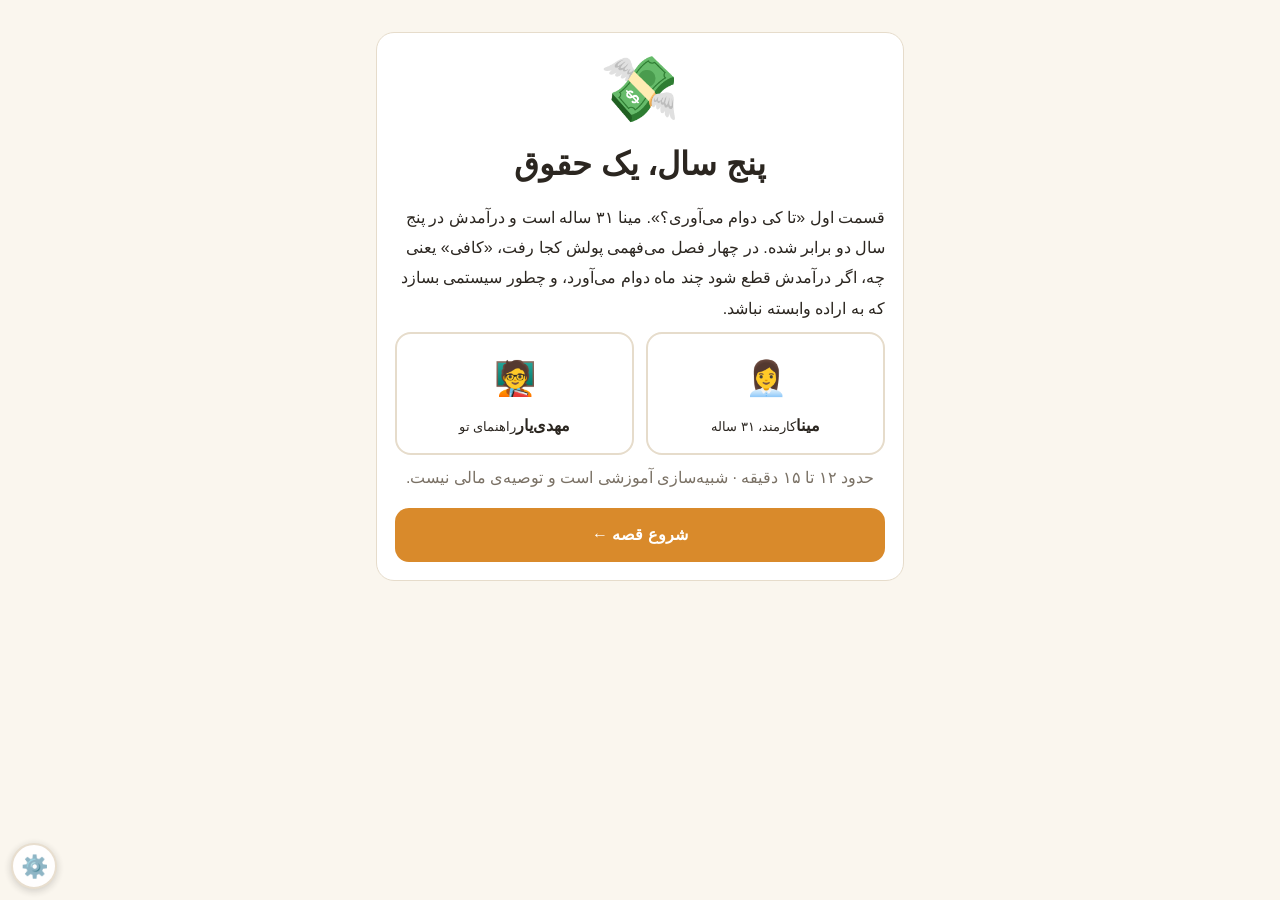
<file: financial-city-5-games-v1/01-game-a-panj-sal-yek-hoghoogh.html>
<!DOCTYPE html>
<html lang="fa" dir="rtl">
<head>
<meta charset="utf-8">
<meta name="viewport" content="width=device-width, initial-scale=1, viewport-fit=cover">
<title>پنج سال، یک حقوق</title>
<script src="assets/howler.min.js"></script>
<style>
:root{--bg:#faf6ee;--card:#fff;--tx:#2b2620;--mu:#7a7165;--ac:#d98a2b;--bd:#e6dccb;--bb:#f1e9da;--bad:#b23a26;--good:#2b7a5b;--mid:#c27a12;box-sizing:border-box;padding-top:env(safe-area-inset-top,0px);padding-bottom:env(safe-area-inset-bottom,0px)}
@media(prefers-color-scheme:dark){:root:not([data-theme="light"]){--bg:#1d1a16;--card:#2a251f;--tx:#f3ece0;--mu:#a89d8e;--bd:#3e362c;--bb:#38302a}}
:root[data-theme="dark"]{--bg:#1d1a16;--card:#2a251f;--tx:#f3ece0;--mu:#a89d8e;--bd:#3e362c;--bb:#38302a}
*{box-sizing:border-box}
html{scroll-padding-top:env(safe-area-inset-top,0px)}
body{margin:0;background:var(--bg);color:var(--tx);font-family:Vazirmatn,Tahoma,"Segoe UI",sans-serif;line-height:1.9;transition:background .8s}
#app{max-width:560px;margin:0 auto;padding:18px 16px 60px}
.top{display:flex;justify-content:space-between;align-items:center;color:var(--mu);font-size:14px}
.card{background:var(--card);border:1px solid var(--bd);border-radius:18px;padding:18px;margin:14px 0}
.big{font-size:64px;text-align:center;line-height:1.2;animation:pop .5s}
@keyframes pop{from{transform:scale(.85);opacity:0}to{transform:scale(1);opacity:1}}
@keyframes blink{50%{opacity:.35}}
h1{margin:6px 0;text-align:center}
p{margin:8px 0}
button{font:inherit;color:inherit;cursor:pointer}
.btn{display:block;width:100%;padding:12px;border-radius:14px;border:0;background:var(--ac);color:#fff;font-weight:bold;margin-top:14px}
.btn:disabled{opacity:.4}
.btn.sec{background:transparent;border:1.5px solid var(--ac);color:var(--tx)}
.ch{display:block;width:100%;text-align:right;padding:12px 14px;margin:8px 0;border-radius:14px;border:1.5px solid var(--bd);background:var(--card)}
.ch:hover{border-color:var(--ac)}
.grid{display:grid;grid-template-columns:1fr 1fr;gap:12px}
.hc{border:2px solid var(--bd);border-radius:16px;background:var(--card);padding:12px 8px;text-align:center}
.hc.on{border-color:var(--ac)}
.bb{display:flex;gap:10px;align-items:flex-start;margin:12px 0;animation:pop .4s}
.bb>span{font-size:28px;line-height:1.4}
.bb small{display:block;font-weight:bold;color:var(--mu);font-size:13px}
.bb p{margin:0;background:var(--bb);border-radius:14px;padding:6px 12px 8px}
.q{border-top:1px dashed var(--bd);margin-top:14px;padding-top:12px}
.pr{color:var(--ac);font-weight:bold}
.rx{border-right:4px solid var(--ac);padding:4px 12px;margin-top:12px;animation:pop .4s}
.w{text-align:center;color:var(--mu)}
.hint{text-align:center;color:var(--mu);animation:blink 1.6s infinite;margin-top:16px}
.pg{height:8px;border-radius:4px;background:var(--bd);margin:6px 0 10px;overflow:hidden}.pg i{display:block;height:100%;background:var(--ac)}
.row{display:flex;justify-content:space-between;align-items:center;margin:8px 0}
.row button{width:36px;height:36px;border-radius:50%;border:1.5px solid var(--bd);background:var(--card);font-size:20px}
input[type=range]{width:100%;accent-color:var(--ac)}
.hero{background:#14283d;color:#fff;border-radius:20px;padding:18px 14px 8px;margin:12px 0;text-align:center}
.hero .tag{display:inline-block;padding:2px 14px;border-radius:999px;font-weight:700;font-size:14px;background:var(--mid)}
.hero.bad .tag{background:var(--bad)}.hero.good .tag{background:var(--good)}
.hero .hb{font-size:72px;font-weight:800;line-height:1.1;color:#e0a21b}
.hero p{color:#cfd8e0;margin:2px 0}
svg{width:100%;height:auto;display:block}
.bar{transform-box:fill-box;transform:scaleY(0);animation:grow .5s ease-out forwards}
@keyframes grow{to{transform:scaleY(1)}}
@media (prefers-reduced-motion:reduce){.bar{animation:none;transform:none}.hint{animation:none}}
.shimg{width:100%;border-radius:14px;border:1px solid var(--bd)}
textarea{width:100%;height:140px;font:inherit;border-radius:10px;border:1px solid var(--bd);background:var(--card);color:var(--tx);padding:8px}
.ov{position:fixed;inset:0;z-index:9;display:flex;flex-direction:column;align-items:center;justify-content:center;color:var(--tx);animation:fi .4s}
.ov.out{opacity:0;transition:opacity .4s}
.ov h2{margin:8px 0 0}.ov p{color:var(--mu);margin:0}
.em{position:relative;width:140px;height:140px;font-size:110px;text-align:center;line-height:140px}
.em span{position:absolute;inset:0}
.em .o{animation:fo 1s .5s forwards}
.em .n{opacity:0;animation:ageup 1s 1.2s forwards}
@keyframes fo{to{opacity:0;transform:scale(.3) rotate(-30deg)}}
@keyframes ageup{0%{opacity:0;transform:scale(.3) rotate(30deg)}70%{opacity:1;transform:scale(1.2)}100%{opacity:1;transform:scale(1)}}
@keyframes fi{from{opacity:0}}
</style>
<script src="assets/ui.js"></script>
</head>
<body>
<div id="app"></div>
<script>
function fa(s){return String(s).replace(/\d/g,function(d){return '۰۱۲۳۴۵۶۷۸۹'[d]})}
function m1(n){return fa(Math.round(n*10)/10)}
function wav(n,d){d=d||.15;var r=8000,o=[];n.forEach(function(f){var L=r*d;for(var i=0;i<L;i++)o.push(128+Math.round(60*Math.sin(2*Math.PI*f*i/r)*(1-i/L)))});
var b=new Uint8Array(44+o.length),v=new DataView(b.buffer),s=function(p,t){for(var i=0;i<t.length;i++)b[p+i]=t.charCodeAt(i)};
s(0,'RIFF');v.setUint32(4,36+o.length,true);s(8,'WAVEfmt ');v.setUint32(16,16,true);v.setUint16(20,1,true);v.setUint16(22,1,true);v.setUint32(24,r,true);v.setUint32(28,r,true);v.setUint16(32,1,true);v.setUint16(34,8,true);s(36,'data');v.setUint32(40,o.length,true);b.set(o,44);
var t='';b.forEach(function(x){t+=String.fromCharCode(x)});return 'data:audio/wav;base64,'+btoa(t)}
var DEF={click:[[660],.07],pop:[[500,600],.06],tick:[[300],.05],good:[[392,523,659],.16],bad:[[247,196],.2],storm:[[196,165,131],.25],win:[[523,659,784,1047],.18]};
var SND={},muted=false;
function play(k){if(muted||!window.Howl)return;try{if(!SND[k])SND[k]=new Howl({src:[wav(DEF[k][0],DEF[k][1])],format:['wav'],volume:.5});SND[k].play()}catch(e){}}

var AX={cf:['💸','انضباط جریان نقدی'],rs:['🛟','تاب‌آوری']};
var R='راوی',T='مینا (در دلت)',MD='مهدی‌یار';
var ST=[{n:'سال‌های رشد',e:'🌱',age:'سال اول تا پنجم',c:['#fff1cc','#3b3017']},
{n:'وقتی «کافی» نیست',e:'🏔️',age:'سال پنجم',c:['#e0f3df','#1b2f21']},
{n:'روز تعدیل',e:'⛈️',age:'یک سه‌شنبه‌ی بد',c:['#dfe6ee','#1c2430']},
{n:'بازسازی',e:'🌅',age:'سه ماه بعد',c:['#fde5d3','#35241a']},
{n:'آینه',e:'🪞',age:'پایان قصه',c:['#f4efe0','#2a2820']}];
var PR={choice:'حالا به این پرسش پاسخ بده:',timed:'⏱️ حالا سریع به این پرسش پاسخ بده (۱۵ ثانیه وقت داری):',slider:'حالا این اسلایدر را مشخص کن:',self:'حالا سه حدس درباره‌ی خودت را مشخص کن:',cards:'حالا برای هر مورد تصمیم بگیر:',alloc:'حالا سهم‌ها را تقسیم کن:',lab:'حالا شبیه‌سازی را اجرا کن:',whatif:'حالا هر سه تغییر را امتحان کن:',jump:'حالا بازه‌ی زمانی را انتخاب کن:'};

var M=[
{st:0,e:'🌱',dm:[],t:'self',d:[
 ['📖',R,'مینا ۳۱ ساله است و پنج سال از اولین روز کارش در یک شرکت می‌گذرد. امشب دورهمی خانوادگی است و همه فکر می‌کنند او «آدم منظم و پولداری» شده.'],
 ['🧑','سینا (پسرخاله)','«مینا، شنیدم حقوقت تقریباً دو برابر شده! حتماً کلی هم پس‌انداز کرده‌ای، نه؟»'],
 ['👩‍🦳','مادر','«مینا همیشه حساب‌کتاب‌دار بوده. من نگران نیستم؛ اگر یک روز کارش هم قطع شود، چند ماه راحت می‌رسد.»'],
 ['🧑‍🏫',MD,'«قبل از شروع قصه، سه حدس ساده درباره‌ی خودت بزن. آخر قصه با هم می‌سنجیم. قضاوتی در کار نیست.»']],
 q:'سه حدس درباره‌ی خودت',k:'این حدس‌ها نگه داشته می‌شوند. هدف قضاوت نیست؛ آخر قصه می‌بینی فاصله‌ی تصورت با رفتار واقعی‌ات چقدر است.'},
{st:0,e:'🎉',dm:['cf'],t:'choice',d:[
 ['📖',R,'سال دوم. مینا ارتقا گرفته و حقوقش از ۳۰ به ۳۶ میلیون می‌رسد؛ شش میلیون اضافه در هر ماه.'],
 ['👩‍🦰','سیما (همکار)','«ارتقا مبارک! یک شام بیرون که می‌ارزد؛ بالاخره زحمتش را کشیدی.»'],
 ['🧑‍🏫',MD,'«شش میلیون اضافه یک تصمیم ساده می‌خواهد: هر ماه این پول کجا برود؟»'],
 ['👩‍💼',T,'«نمی‌خواهم مثل مادرم همیشه نگران باشم، ولی نمی‌خواهم فقط حساب‌کتاب هم بکنم.»']],
 q:'شش میلیونِ اضافه‌ی هر ماه کجا برود؟',o:[['همه‌اش را خرج ارتقای زندگی می‌کنم؛ حقم است.',{cf:0},.3],['یک‌سومش پس‌انداز، بقیه ارتقا.',{cf:1},.45],['نصفش پس‌انداز خودکار، نصف دیگر لذت.',{cf:3},.7],['همه‌اش پس‌انداز؛ هیچ لذتی.',{cf:2},.8]],
 k:'پولِ تازه یا قبل از عادت‌شدن به خرج می‌رود پس‌انداز، یا در هزینه‌های ثابت حل می‌شود. اولین ماه بعد از ارتقا مهم‌ترین ماه است.'},
{st:0,e:'📊',dm:['cf'],t:'cards',d:[
 ['📖',R,'سال دوم تا پنجم. هر سال یک «ثابتِ تازه» به در می‌زند و هر کدام کوچک و منطقی به نظر می‌رسد.'],
 ['🧑‍🏫',MD,'«هر کدام را جدا ببین؛ درست و غلط ندارد. فقط آخرش را نگاه کن.»']],
 q:'هر پیشنهاد را قبول می‌کنی؟',c:[['خانه‌ی بزرگ‌تر با اجاره‌ی بیشتر',5],['ماشین بهتر با قسط ماهانه',6],['اشتراک‌ها، رستوران و دورهمی‌های بیشتر',4],['سفر و گوشی و لباسِ سطح بالاتر هر سال',5]],
 k:'درآمد دو برابر شد، اما هر «ثابتِ تازه» پله‌ای بود که پایین نیامد. به این «سبک‌زندگیِ خزنده» (Lifestyle Creep) می‌گویند. مسئله درآمد نبود؛ نرخ پس‌انداز بود.'},
{st:0,e:'🔎',dm:['cf'],t:'choice',d:[
 ['🧑‍🏫',MD,'«نمودار را دیدی. حالا سؤال اصلی: پول مینا کجا رفت؟»'],
 ['👩‍💼',T,'«درآمدم دو برابر شده ولی ته حساب همان است. یعنی من بد خرج کرده‌ام؟»']],
 q:'ریشه‌ی مشکل چیست؟',o:[['درآمدم هنوز کم است.',{cf:0}],['خرج بزرگی نکردم؛ فقط ثابت‌ها پله‌پله بالا رفتند.',{cf:3}],['تورم همه‌چیز را خورد؛ کاری از من برنمی‌آمد.',{cf:1}]],
 k:'جواب دوم دقیق‌تر است: ثابت‌ها (اجاره، قسط، اشتراک) بعد از پذیرفته‌شدن برنمی‌گردند. تورم واقعی است، ولی نرخ پس‌انداز را تصمیم‌ها عوض می‌کنند.'},
{st:1,e:'🧑',dm:['cf'],t:'choice',d:[
 ['📖',R,'سال پنجم. سینا، دوستِ دوران دانشگاه، بعد از مدت‌ها زنگ می‌زند. درآمد او سه برابر شده است.'],
 ['🧑','سینا','«راستش را بگویم؟ درآمدم سه برابر شده ولی هنوز احساس می‌کنم کم است. هر ماه فکر می‌کنم با کمی بیشتر همه‌چیز درست می‌شود.»'],
 ['🧑','سینا','«تو چطور؟ اگر پولت دو برابر شود، مطمئنی مشکلت حل می‌شود؟»']],
 q:'جواب سینا را چه می‌دهی؟',o:[['بله؛ فقط کمی بیشتر لازم است.',{cf:0}],['نمی‌دانم؛ بیا اول بنویسیم «کافی» یعنی چه عددی.',{cf:3}],['پول بیشتر فقط مشکل را بزرگ‌تر می‌کند؛ ولش کن.',{cf:1}]],
 k:'وقتی «کافی» عدد ندارد، هر پله‌ی تازه بعد از مدتی عادی می‌شود (سازگاری لذتی) و خط پایان جلوتر می‌رود.'},
{st:1,e:'🎯',dm:['cf'],t:'slider',d:function(){var c=ctx();return [['🧑‍🏫',MD,'«سینا یک سؤال ساده پرسید که کمتر کسی جواب می‌دهد: چقدر برای تو کافی است؟»'],['📖',R,'درآمد فعلی مینا ماهی '+fa(Math.round(c.I))+' میلیون و هزینه‌هایش ماهی '+fa(Math.round(c.E))+' میلیون است.']]},
 q:'ماهانه چند میلیون برایت «کافی» است؟',
 k:'عدد «کافی» را یک بار بنویس و هر سال بازنگری کن. عددی که روی کاغذ نیست، با هر ارتقا جابه‌جا می‌شود.'},
{st:1,e:'🚗',dm:['cf'],t:'timed',def:0,d:[
 ['🏪','فروشنده‌ی ماشین','«خانم مینا، ماشین بهتر با ۳۰٪ تخفیف و اقساط راحت؛ فقط تا امشب.»'],
 ['👩‍🦰','سیما','«بگیر! همه‌ی همکارها در این سطح ماشین دارند.»'],
 ['📖',R,'ساعت ۶ عصر است و فروشنده منتظر جواب.']],
 q:'چه می‌کنی؟',o:[['همین حالا قرارداد را امضا می‌کنم.',{cf:0}],['می‌گویم ۲۴ ساعت فکر می‌کنم.',{cf:3}],['نه؛ ماشین فعلی را نگه می‌دارم.',{cf:2}]],
 k:'فشار زمانِ فروش، تصمیم را از برنامه جدا می‌کند. قانون ۲۴ ساعت یعنی خرید بزرگ همان روز امضا نمی‌شود.'},
{st:1,e:'📝',dm:['cf'],t:'choice',d:[
 ['🧑‍🏫',MD,'«هر بار که درآمد بالا می‌رود، یک قانون ساده می‌تواند ثابت‌ها را کنترل کند.»'],
 ['👩‍💼',T,'«اگر قبل از رسیدن ارتقای بعدی، قاعده‌ای از خودم بنویسم...»'],
 ['📖',R,'فردا صبح، ایمیلی از منابع انسانی در صندوق مینا نشسته است.']],
 q:'قانون ارتقای مینا چه باشد؟',o:[['از هر ارتقا فقط نصفش به خرج ثابت برود.',{cf:3}],['فقط وقتی ذخیره‌ی ۳ ماهه‌ام کامل شد.',{cf:2}],['قانونی نمی‌نویسم؛ ببینیم چه می‌شود.',{cf:0}]],
 k:'قانون ارتقا یعنی تصمیم را قبل از رسیدن پول می‌گیری، وقتی هیجان کم است.'},
{st:2,e:'📩',dm:['rs'],t:'choice',snd:'storm',d:function(){var c=ctx();return [
 ['📖',R,'صبح یک سه‌شنبه. ایمیل: «جلسه‌ی فوری، ساعت ۱۰». مینا بوی خبر بد را حس می‌کند.'],
 ['🧑‍💼','آقای رضایی (منابع انسانی)','«متأسفانه شرکت ناچار به تعدیل نیرو شده. همکاری شما از پایان همین ماه تمام می‌شود.»'],
 ['👩‍💼',T,'«ماهی '+fa(Math.round(c.I))+' میلیون... و ماه بعد صفر.»'],
 ['🧑‍🏫',MD,'«نفس بکش. رفتار ۲۴ ساعت اول، مسیر بعدی را می‌سازد.»']]},
 q:'اولین واکنش مینا چیست؟',o:[['دو هفته به حساب‌ها نگاه نمی‌کنم.',{rs:0}],['به همه خبر می‌دهم تا کمک کنند.',{rs:1}],['همین الان حساب می‌کنم چند ماه می‌رسد.',{rs:3}]],
 k:'اولین واکنش به شوک درآمدی معمولاً از جنس هیجان است. کسی که زود شمارش می‌کند، دقیقاً می‌داند چقدر زمان دارد.'},
{st:2,e:'🧮',dm:['rs'],t:'lab',d:function(){var c=ctx();return [
 ['🧑‍🏫',MD,'«بیا با اعداد خودِ مینا حساب کنیم، نه با حدس.»'],
 ['📖',R,'هزینه‌ی ماهانه‌ی مینا '+fa(Math.round(c.E))+' میلیون و پس‌انداز نقدش حدود '+fa(Math.round(c.S0))+' میلیون است. این اعداد از تصمیم‌هایی آمده‌اند که تا اینجا گرفتی.'],
 ['⚙️','فرض‌های آموزشی','درآمد از ماه اول صفر است، تورم سالانه ۴۰٪ فرض شده و یک خرج ناگهانی در ماه سوم می‌رسد. این توصیه‌ی مالی نیست.']]},
 q:'پول مینا چند ماه می‌رسد؟',k:'ماه‌های دوام = پس‌انداز نقد ÷ هزینه‌ی ماهانه‌ای که با تورم بالا می‌رود. هر خرج ناگهانی هم از این زمان کم می‌کند.'},
{st:2,e:'☎️',dm:['rs'],t:'choice',d:[
 ['👩','ندا (خواهر)','«مینا، صدایت گرفته است. چیزی شده؟»'],
 ['👩‍💼',T,'«اگر بگویم نگران می‌شوند؛ اگر نگویم تنها می‌مانم.»'],
 ['👩‍🦳','مادر','«هر چه هست، با هم حلش می‌کنیم.»']],
 q:'مینا چه می‌کند؟',o:[['پنهان می‌کنم تا خودم حلش کنم.',{rs:0}],['فقط به یک نفر می‌گویم.',{rs:1}],['شفاف می‌گویم و با هم یک برنامه‌ی ۳ ماهه می‌چینیم.',{rs:3}]],
 k:'تاب‌آوری فقط پول نیست؛ شبکه‌ی حمایت، اطلاعات و برنامه هم ماه‌های دوام را بیشتر می‌کنند.'},
{st:2,e:'🔁',dm:[],t:'whatif',d:[
 ['🧑‍🏫',MD,'«حالا شگفت‌انگیزترین بخش: همان سال را با تغییرهایی که می‌توانستی از قبل بدهی، دوباره ببین.»']],
 q:'هر سه تغییر را امتحان کن.',k:'صندوق اضطراری، درآمد جانبی و کاهش هزینه هر کدام زمان می‌خرند؛ ولی صندوق از قبل بزرگ‌ترین اثر را دارد، چون وقتی بحران رسیده، ساختنش سخت است.'},
{st:3,e:'💼',dm:['cf'],t:'timed',def:0,d:[
 ['📖',R,'سه ماه بعد. مینا کار تازه‌ای با حقوق ۴۵ میلیون پیدا کرده است. اولین حقوق امروز واریز شده.'],
 ['👩‍🦰','سیما','«بیا امشب جشن بگیریم! تازه کار پیدا کردی.»'],
 ['🧑‍🏫',MD,'«هر ماه همین لحظه، تصمیم است: اول خرج یا اول پس‌انداز؟»']],
 q:'روز حقوق، پول اول به کجا می‌رود؟',o:[['اول خرج؛ هرچه ماند پس‌انداز.',{cf:0}],['اول پس‌انداز، به‌صورت دستی.',{cf:2}],['انتقال خودکار در همان روز حقوق.',{cf:3}]],
 k:'پس‌اندازی که به اراده وابسته باشد، آخر ماه معمولاً چیزی از آن نمی‌ماند. «اول پس‌انداز» خودکار، تصمیم را از آن لحظه برمی‌دارد.'},
{st:3,e:'🧩',dm:['cf'],t:'alloc',d:[
 ['🧑‍🏫',MD,'«سیستمی بساز که به اراده وابسته نباشد. حقوق ۴۵ میلیونی را ده سهمِ ۴٫۵ میلیونی ببین.»'],
 ['👩‍💼',T,'«این بار می‌خواهم هم امنیت داشته باشم، هم زندگی.»']],
 q:'ده سهم را بین چهار پاکت تقسیم کن.',it:[['💸 پس‌انداز و صندوق خودکار'],['🏠 هزینه‌های ثابت'],['🛒 خرج روزمره'],['🎈 لذت و جشن']],
 sc:function(a){var s=a[0],c=(s>=2&&s<=4)?3:((s==1||s==5)?2:(s==0?0:1));if(a[3]==0)c=Math.max(c-1,0);return {cf:c}},
 k:'سیستم خوب هم پس‌انداز دارد هم لذت؛ سیستمی که هیچ لذتی نداشته باشد معمولاً بعد از چند ماه رها می‌شود.'},
{st:3,e:'⏳',dm:[],t:'jump',d:[
 ['🧑‍🏫',MD,'«ببین اگر این سیستم را راه بیندازی چه می‌شود. مقایسه با ماهی که فقط «هر چه ماند، پس‌انداز» را می‌گذاشتی.»'],
 ['📝',R,'این یک سناریو است، نه پیش‌گویی.']],
 q:'کدام بازه را می‌خواهی ببینی؟',k:'تفاوت دو مسیر در ماه اول دیده نمی‌شود؛ مثل سود مرکب، اثرش در سال‌ها خودش را نشان می‌دهد.'}
];

var S,X,I,G,CI,AL,TM,TO,RN=0,CUR=-1,CHATON=false,WI,JT,EV=[],app=document.getElementById('app');
function ev(t,v){EV.push({event_type:t,lesson_id:'game-a',scene_index:I,timestamp:Date.now(),value:v})}
function ap(d,dm){for(var k in d)S[k]+=d[k];for(var j=0;j<dm.length;j++)X[dm[j]]+=3}
function pc(k){return X[k]?Math.round(S[k]/X[k]*100):0}
var CAmt=[5,6,4,5];
function ctx(){var inc=[],exp=[],sv=[],tot=0;
 for(var i=0;i<5;i++){var a=0;for(var j=0;j<4;j++)if(G.CA[j]&&j+1<=i)a+=CAmt[j];
  var ic=30*Math.pow(1.2,i),ex=22*Math.pow(1.12,i)+a;inc.push(ic);exp.push(ex);sv.push(ic-ex);tot+=Math.max(ic-ex,0)*12}
 return {inc:inc,exp:exp,sv:sv,S0:tot*G.keep,E:exp[4],I:inc[4]}}
function run(S0,E,o){o=o||{};var mi=Math.pow(1.4,1/12)-1,bal=S0,h=[],fail=0;
 for(var m=1;m<=12;m++){var p=Math.pow(1+mi,m),ex=E*(o.cut?1-o.cut:1)*p,sh=(m==3)?.8*E*p:0,inc=(o.side&&m>=2)?o.side:0;bal+=inc-ex-sh;h.push({m:m,bal:bal,sh:m==3});if(bal<0){fail=m;break}}
 return {h:h,fail:fail,months:fail?fail-1:12,S0:S0}}
function lifeChart(c){var W=360,H=200,top=26,bot=22,hh=H-top-bot,mx=Math.max.apply(null,c.inc),y=function(a){return top+(mx-a)/mx*hh},b=top+hh;
 var s='<svg viewBox="0 0 360 200" role="img" aria-label="درآمد و هزینه در پنج سال">';
 for(var i=0;i<5;i++){var gx=W-34-i*68,iy=y(c.inc[i]),ey=y(c.exp[i]),rate=Math.round(c.sv[i]/c.inc[i]*100);
  s+='<rect class="bar" style="animation-delay:'+i*90+'ms;transform-origin:50% 100%" x="'+(gx-26)+'" y="'+iy+'" width="24" height="'+(b-iy)+'" rx="3" fill="#4fb58a"/><rect class="bar" style="animation-delay:'+(i*90+60)+'ms;transform-origin:50% 100%" x="'+(gx+2)+'" y="'+ey+'" width="24" height="'+(b-ey)+'" rx="3" fill="#e0624a"/><text x="'+gx+'" y="16" text-anchor="middle" font-size="12" fill="currentColor">'+fa(rate)+'٪</text><text x="'+gx+'" y="'+(H-6)+'" text-anchor="middle" font-size="11" fill="currentColor">سال '+fa(i+1)+'</text>'}
 return s+'</svg><p class="w" style="font-size:13px;margin:0">سبز: درآمد · قرمز: هزینه · عدد بالای هر سال: نرخ پس‌انداز</p>'}
function runChart(o){var W=360,H=190,top=24,bot=22,hh=H-top-bot,n=12,bw=20,gap=(W-n*bw)/(n+1),v=o.h.map(function(x){return x.bal}),mx=Math.max(o.S0,1),mn=Math.min.apply(null,[0].concat(v)),rg=mx-mn,y=function(a){return top+(mx-a)/rg*hh},y0=y(0);
 var s='<svg viewBox="0 0 360 190" role="img" aria-label="موجودی هر ماه"><line x1="0" x2="360" y1="'+y0+'" y2="'+y0+'" stroke="#6f8296"/>';
 for(var i=0;i<n;i++){var x=W-gap-(i+1)*bw-i*gap,d=o.h[i];
  if(d){var yy=y(d.bal),up=d.bal>=0,yt=Math.min(yy,y0),hh2=Math.max(Math.abs(yy-y0),2);
   s+='<rect class="bar" style="animation-delay:'+i*70+'ms;transform-origin:50% '+(up?'100%':'0%')+'" x="'+x+'" y="'+yt+'" width="'+bw+'" height="'+hh2+'" rx="3" fill="'+(up?'#4fb58a':'#e0624a')+'"/>';
   if(d.sh)s+='<text x="'+(x+bw/2)+'" y="16" text-anchor="middle" font-size="15">🔧</text>'}
  else s+='<rect x="'+x+'" y="'+(y0-2)+'" width="'+bw+'" height="4" rx="2" fill="#3b516a"/>';
  s+='<text x="'+(x+bw/2)+'" y="'+(H-6)+'" text-anchor="middle" font-size="10" fill="#9fb0c0">'+fa(i+1)+'</text>'}
 return s+'</svg>'}
function hero(o,lab){var m=o.months,kind=m>=6?'good':m>=3?'mid':'bad',tag=m>=6?'امن':m>=3?'لنگان':'زنگ خطر';
 return '<div class="hero '+kind+'"><span class="tag">'+tag+'</span><div class="hb">'+(o.fail?'ماه '+fa(m):'+۱۲ ماه')+'</div><p>'+(lab||(o.fail?'پولِ مینا بعد از '+fa(m)+' ماه تمام شد':'مینا تا ۱۲ ماه دوام آورد'))+'</p>'+runChart(o)+'<p style="font-size:13px;color:#9fb0c0">موجودی هر ماه · 🔧 خرج ناگهانی</p></div>'}

function dark(){var t=document.documentElement.getAttribute('data-theme');return t?t=='dark':!!(window.matchMedia&&matchMedia('(prefers-color-scheme: dark)').matches)}
function paint(s){if(s<0)document.documentElement.style.removeProperty('--bg');else document.documentElement.style.setProperty('--bg',ST[s].c[dark()?1:0])}
function hdr(){var n=Math.min(I+1,16);return '<div class="top"><span>💸 پنج سال، یک حقوق</span><span>'+fa(n)+' از ۱۶</span><button onclick="muteT(this)" style="background:none;border:0">'+(muted?'🔇':'🔊')+'</button></div><div class="pg"><i style="width:'+(n*100/16)+'%"></i></div>'}
function muteT(b){muted=!muted;b.textContent=muted?'🔇':'🔊'}
function hub(){CUR=-1;CHATON=false;paint(-1);
 app.innerHTML='<div class="card"><div class="big">💸</div><h1>پنج سال، یک حقوق</h1><p>قسمت اول «تا کی دوام می‌آوری؟». مینا ۳۱ ساله است و درآمدش در پنج سال دو برابر شده. در چهار فصل می‌فهمی پولش کجا رفت، «کافی» یعنی چه، اگر درآمدش قطع شود چند ماه دوام می‌آورد، و چطور سیستمی بسازد که به اراده وابسته نباشد.</p><div class="grid"><div class="hc"><div style="font-size:34px">👩‍💼</div><b>مینا</b><small>کارمند، ۳۱ ساله</small></div><div class="hc"><div style="font-size:34px">🧑‍🏫</div><b>مهدی‌یار</b><small>راهنمای تو</small></div></div><p class="w">حدود ۱۲ تا ۱۵ دقیقه · شبیه‌سازی آموزشی است و توصیه‌ی مالی نیست.</p><button class="btn" onclick="go()">شروع قصه ←</button></div>'}
function go(){I=0;S={cf:0,rs:0};X={cf:0,rs:0};G={keep:.5,CA:[0,0,0,0],s1:5,s2:4,s3:3,lab:0};CUR=-1;EV=[];r(0)}
function age(s,cb){var o=document.createElement('div');o.className='ov';o.style.background=ST[s].c[dark()?1:0];
 o.innerHTML='<div class="em"><span class="o">'+(CUR<0?'✨':ST[CUR].e)+'</span><span class="n">'+ST[s].e+'</span></div><h2>'+(CUR<0?'':'ادامه‌ی قصه... ')+ST[s].n+'</h2><p>'+ST[s].age+'</p>';
 document.body.appendChild(o);paint(s);play(s==2?'storm':'good');CHATON=false;var d=false;
 function end(){if(d)return;d=true;o.classList.add('out');setTimeout(function(){o.remove();cb()},400)}
 o.onclick=end;setTimeout(end,3000)}
function getD(m){return typeof m.d=='function'?m.d():m.d.slice()}
function bub(l){return '<div class="bb"><span>'+l[0]+'</span><div><small>'+l[1]+'</small><p>'+l[2]+'</p></div></div>'}
function head(m){var s=ST[m.st];return '<div class="top"><span>'+s.e+' '+s.n+' · '+s.age+'</span><span>ماژول '+fa(I+1)+' از ۱۶</span></div>'}
function r(n){clearInterval(TM);var m=M[I];
 if(n==0&&m.st!==CUR){var s=m.st;CHATON=false;age(s,function(){CUR=s;r2(0)});return}
 r2(n)}
function r2(n){RN=n;clearInterval(TM);var m=M[I],D=getD(m),inter=n>=D.length;CHATON=!inter;play(m.snd&&n==0?m.snd:'pop');
 var h=hdr()+'<div class="card">'+head(m)+(n==0?'<div class="big">'+m.e+'</div>':'')+D.slice(0,Math.min(n+1,D.length)).map(bub).join('');
 if(inter)h+='<div class="q"><p class="pr">👉 '+PR[m.t]+'</p><p><b>'+m.q+'</b></p><div id="ui">'+ui(m)+'</div></div>';
 else h+='<p class="hint">👆 برای ادامه‌ی گفتگو روی صفحه بزن</p>';
 app.innerHTML=h+'</div>';if(inter&&m.t=='timed')timer(m);
 setTimeout(function(){window.scrollTo({top:document.body.scrollHeight,behavior:'smooth'})},60)}
document.addEventListener('click',function(e){if(!CHATON||e.target.closest('button'))return;r2(RN+1)});
document.addEventListener('keydown',function(e){if(CHATON&&(e.key==' '||e.key=='Enter')){e.preventDefault();r2(RN+1)}});
function slr(id,mn,mx,v,lab,sfx){sfx=sfx||'';return '<div class="row"><b>'+lab+'</b><span id="'+id+'v">'+fa(v)+sfx+'</span></div><input id="'+id+'" type="range" min="'+mn+'" max="'+mx+'" value="'+v+'" oninput="document.getElementById(\''+id+'v\').textContent=fa(this.value)+\''+sfx+'\'">'}
function opts(m){return m.o.map(function(o,j){return '<button class="ch" onclick="pk('+j+')">'+o[0]+'</button>'}).join('')}
function ui(m){
 if(m.t=='choice')return opts(m);
 if(m.t=='timed')return '<div class="pg"><i id="tb" style="width:100%"></i></div><p class="w" id="tc">'+fa(15)+' ثانیه</p>'+opts(m);
 if(m.t=='self')return slr('s1',1,10,5,'من چقدر پس‌اندازگرم؟ (۱ تا ۱۰)')+slr('s2',0,12,4,'اگر فردا درآمدم قطع شود، چند ماه دوام می‌آورم؟',' ماه')+slr('s3',1,5,3,'هرچه درآمدم بیشتر شود، پس‌اندازم هم بیشتر می‌شود. (۱ مخالف … ۵ موافق)')+'<button class="btn" onclick="ss()">ثبت حدس‌ها</button>';
 if(m.t=='slider'){var c=ctx();return slr('sl',30,150,Math.round(c.E*1.3),'عدد «کافی» تو',' میلیون')+'<button class="btn" onclick="sv()">ثبت</button>'}
 if(m.t=='cards'){CI=0;return cardUI()}
 if(m.t=='alloc'){AL=[0,0,0,0];return allocUI()}
 if(m.t=='lab')return '<button class="btn" onclick="lab()">▶ اجرای شبیه‌سازی ماه‌به‌ماه</button>';
 if(m.t=='whatif'){WI={};return wiUI()}
 if(m.t=='jump'){JT=-1;return jumpUI()}}
function timer(m){TO=0;var t0=Date.now(),L=15000;TM=setInterval(function(){var left=L-(Date.now()-t0),b=document.getElementById('tb'),c=document.getElementById('tc');if(b)b.style.width=Math.max(left/L,0)*100+'%';if(c)c.textContent=fa(Math.max(Math.ceil(left/1000),0))+' ثانیه';if(left<=0){clearInterval(TM);TO=1;pk(m.def)}},100)}
function pk(j){clearInterval(TM);var m=M[I],o=m.o[j];ap(o[1],m.dm);if(o[2]!==undefined)G.keep=o[2];ev('choice_made',{m:I,j:j,to:TO});fin(o[0])}
function ss(){G.s1=+document.getElementById('s1').value;G.s2=+document.getElementById('s2').value;G.s3=+document.getElementById('s3').value;ev('guess_submitted',{self:G.s1,months:G.s2,belief:G.s3});fin('پس‌اندازگری '+fa(G.s1)+' از ۱۰ · دوام '+fa(G.s2)+' ماه · باور '+fa(G.s3)+' از ۵')}
function sv(){var m=M[I],v=+document.getElementById('sl').value,c=ctx(),E=c.E,d=v<=E*1.15?3:v<=E*1.4?2:v<=E*1.8?1:0;ap({cf:d},m.dm);ev('choice_made',{m:I,v:v});fin(fa(v)+' میلیون در ماه',lifeNote(v,c))}
function lifeNote(v,c){return '<p>هزینه‌ی فعلی مینا '+fa(Math.round(c.E))+' میلیون است. «کافیِ» تو '+fa(Math.round(v/c.E*100))+'٪ آن است'+(v>c.E*1.4?'؛ یعنی خط پایان از همین حالا جلوتر از وضعیت فعلی است.':'؛ یعنی هنوز نزدیک به زندگی فعلی‌ات است.')+'</p>'}
function cardUI(){var c=M[I].c[CI];return '<p class="w" style="font-size:18px">«'+c[0]+'»</p><p class="w">+'+fa(c[1])+' میلیون خرج ثابت در ماه</p><div class="grid"><button class="hc" onclick="cd(1)">👍 قبول می‌کنم</button><button class="hc" onclick="cd(0)">👎 فعلاً نه</button></div><p class="w">'+fa(CI+1)+' از ۴</p>'}
function cd(y){G.CA[CI]=y;X.cf+=3;if(!y)S.cf+=3;CI++;play('tick');if(CI>=M[I].c.length){var c=ctx();ev('choice_made',{m:I,CA:G.CA});fin('پنج سال گذشت.','<div class="card" style="margin:10px 0">'+lifeChart(c)+'<p>نرخ پس‌انداز: سال اول '+fa(Math.round(c.sv[0]/c.inc[0]*100))+'٪ ← سال پنجم '+fa(Math.round(c.sv[4]/c.inc[4]*100))+'٪</p></div>')}else document.getElementById('ui').innerHTML=cardUI()}
function allocUI(){var m=M[I],t=AL.reduce(function(a,b){return a+b},0);return m.it.map(function(x,j){return '<div class="row"><span>'+x[0]+'</span><span><button onclick="al('+j+',-1)">−</button> <b>'+fa(AL[j])+'</b> <button onclick="al('+j+',1)">+</button></span></div>'}).join('')+'<p class="w">باقی‌مانده: '+fa(10-t)+' سهم</p><button class="btn" '+(t==10?'':'disabled')+' onclick="ad()">ثبت تقسیم</button>'}
function al(j,d){var t=AL.reduce(function(a,b){return a+b},0);if(AL[j]+d<0||t+d>10)return;AL[j]+=d;play('tick');document.getElementById('ui').innerHTML=allocUI()}
function ad(){var m=M[I];ap(m.sc(AL),m.dm);G.AL=AL.slice();ev('choice_made',{m:I,AL:AL});fin('پس‌انداز '+fa(AL[0])+' · ثابت '+fa(AL[1])+' · روزمره '+fa(AL[2])+' · لذت '+fa(AL[3]))}
function lab(){var c=ctx(),o=run(c.S0,c.E);G.lab=o.months;G.c0=c;var d=o.months>=6?3:o.months>=4?2:o.months>=2?1:0;ap({rs:d},M[I].dm);play(o.months>=3?'good':'bad');ev('choice_made',{m:I,months:o.months});
 var gap=G.s2-o.months;
 fin(o.fail?'پول مینا '+fa(o.months)+' ماه دوام آورد.':'مینا بیش از ۱۲ ماه دوام آورد.',hero(o)+'<p>در ابتدای قصه حدس زدی <b>'+fa(G.s2)+' ماه</b>؛ شبیه‌سازی می‌گوید <b>'+(o.fail?fa(o.months):'بیش از ۱۲')+' ماه</b>.'+(gap>=2?' فکر می‌کردی بیشتر دوام می‌آوری؛ این طبیعی است، چون خرج ناگهانی و تورم در حدس‌ها معمولاً دیده نمی‌شوند.':gap<=-2?' دوامت بیشتر از تصورت بود.':' حدست نزدیک بود.')+'</p>')}
function wiUI(){var c=G.c0||ctx(),b=run(c.S0,c.E),it=[['fund','🏦 اگر صندوق ۳ ماه هزینه داشتی',function(){return run(Math.max(c.S0,3*c.E),c.E)}],['side','💼 اگر از ماه دوم ماهی ۱۵ میلیون درآمد جانبی داشتی',function(){return run(c.S0,c.E,{side:15})}],['cut','✂️ اگر ۲۰٪ هزینه‌ها را کم می‌کردی',function(){return run(c.S0,c.E,{cut:.2})}]];
 var h='<p class="w">وضع فعلی: <b>'+(b.fail?fa(b.months)+' ماه':'بیش از ۱۲ ماه')+'</b></p>';
 it.forEach(function(x,j){var done=WI[x[0]];h+='<button class="ch" onclick="wi(\''+x[0]+'\','+j+')">'+(done?'✔ ':'')+x[1]+(done?' ← <b>'+(done.fail?fa(done.months)+' ماه':'بیش از ۱۲ ماه')+'</b>':'')+'</button>'});
 if(Object.keys(WI).length==3)h+='<div class="rx">💡 '+M[I].k+'</div><button class="btn" onclick="nx()">ادامه ←</button>';
 wiUI.it=it;return h}
function wi(k,j){var o=wiUI.it[j][2]();WI[k]=o;play('good');ev('choice_made',{m:I,whatif:k,months:o.months});document.getElementById('ui').innerHTML=wiUI()}
function jumpUI(){var H=[['۶ ماه بعد',6],['۲ سال بعد',24],['۵ سال بعد',60]],u=4.5,s1=AL?0:0;var a=G.AL||[3,3,3,1],sv1=a[0]*u,sv2=2.25,ess=Math.max((a[1]+a[2])*u,1);
 var h='<div class="grid" style="grid-template-columns:repeat(3,1fr)">'+H.map(function(t,j){return '<button class="hc'+(j==JT?' on':'')+'" onclick="jt('+j+')">'+t[0]+'</button>'}).join('')+'</div>';
 if(JT>=0){var mm=H[JT][1],A=sv1*mm,B=sv2*mm;h+='<div class="card" style="border-color:#3a9d5d"><b>⚖️ با سیستم خودکار تو</b><p>پس‌انداز: '+m1(A)+' میلیون = '+m1(A/ess)+' ماه هزینه‌ی ضروری</p></div><div class="card" style="border-color:#d0583a"><b>🔥 اگر «هرچه ماند، پس‌انداز»</b><p>پس‌انداز: '+m1(B)+' میلیون = '+m1(B/ess)+' ماه هزینه‌ی ضروری</p></div>'}
 else h+='<p class="w">یک بازه را انتخاب کن. (بدون احتساب سود و تورم؛ فقط ساده‌ترین حساب)</p>';
 if(G.jv&&G.jv.length==3)h+='<div class="rx">💡 '+M[I].k+'</div><button class="btn" onclick="nx()">🪞 دیدن آینه</button>';return h}
function jt(j){JT=j;G.jv=G.jv||[];if(G.jv.indexOf(j)<0)G.jv.push(j);play('pop');document.getElementById('ui').innerHTML=jumpUI()}
function fin(t,ex){clearInterval(TM);var m=M[I];play('click');CHATON=false;
 app.innerHTML=hdr()+'<div class="card">'+head(m)+'<p><b>'+m.q+'</b></p>'+(TO?'<p class="w">⏱️ وقت تمام شد؛ ذهن به عادتش برگشت و این هم یک انتخاب بود.</p>':'')+'<p>✔ '+t+'</p>'+(ex||'')+'<div class="rx">💡 '+m.k+'</div><button class="btn" onclick="nx()">ادامه ←</button></div>';TO=0}
function nx(){I++;if(I>=15)age(4,function(){CUR=4;pre()});else r(0)}
function pre(){I=15;CHATON=false;G.jv=null;
 app.innerHTML=hdr()+'<div class="card"><div class="big">🪞</div><h1>یک سؤال آخر</h1><p class="w">قبل از دیدن آینه:</p>'+slr('b2',1,5,3,'هرچه درآمدم بیشتر شود، پس‌اندازم هم بیشتر می‌شود. (۱ مخالف … ۵ موافق)')+'<button class="btn" onclick="mirror()">نمایش آینه ←</button></div>'}
function cmp(lab,sp,bp,su,bu,txt){return '<div class="card"><b>'+lab+'</b><div class="row"><span>تصور تو</span><b>'+su+'</b></div><div class="pg"><i style="width:'+sp+'%;background:#8fa2b5"></i></div><div class="row"><span>رفتار تو</span><b>'+bu+'</b></div><div class="pg"><i style="width:'+bp+'%"></i></div><p>'+txt+'</p></div>'}
function gapTxt(d,t){return d>=t?'🔦 <b>نقطه‌ی کور:</b> خودت را بهتر از رفتارت می‌بینی. این شرم‌آور نیست؛ بیشتر خرج‌های ریز دیده نمی‌شوند.':d<=-t?'💪 <b>قدرت پنهان:</b> رفتارت بهتر از تصورت است. به خودت اعتماد بیشتری بده.':'🎯 تصورت و رفتارت نزدیک‌اند؛ خودت را خوب می‌شناسی.'}
function share(){var t='💸 پنج سال، یک حقوق\nپس‌اندازگری: تصور '+fa(G.s1*10)+'٪ ← رفتار '+fa(pc('cf'))+'٪\nدوام در بحران: تصور '+fa(G.s2)+' ماه ← شبیه‌سازی '+(G.lab>=12?'+۱۲':fa(G.lab))+' ماه'+(G.cm?'\nتعهدم: '+G.cm:'')+'\nتو چند ماه دوام می‌آوری؟';return t}
function cardImg(){try{var c=document.createElement('canvas');c.width=1080;c.height=1350;var x=c.getContext('2d'),F='Tahoma,sans-serif';x.fillStyle='#14283d';x.fillRect(0,0,1080,1350);x.direction='rtl';x.textAlign='center';
 x.fillStyle='#e0a21b';x.font='bold 60px '+F;x.fillText('پنج سال، یک حقوق',540,140);x.font='160px sans-serif';x.fillText('💸',540,330);
 x.fillStyle='#cfd8e0';x.font='46px '+F;x.fillText('تصور من از دوامم',540,450);x.fillStyle='#8fa2b5';x.font='bold 120px '+F;x.fillText(fa(G.s2)+' ماه',540,580);
 x.fillStyle='#cfd8e0';x.font='46px '+F;x.fillText('شبیه‌سازی می‌گوید',540,700);x.fillStyle='#e0a21b';x.font='bold 170px '+F;x.fillText((G.lab>=12?'+۱۲':fa(G.lab))+' ماه',540,870);
 x.fillStyle='#cfd8e0';x.font='44px '+F;x.fillText('پس‌اندازگری: تصور '+fa(G.s1*10)+'٪ ← رفتار '+fa(pc('cf'))+'٪',540,1000);
 x.fillStyle='#fff';x.font='bold 48px '+F;x.fillText('تو چند ماه دوام می‌آوری؟',540,1180);x.fillStyle='#8fa2b5';x.font='30px '+F;x.fillText('شبیه‌سازی آموزشی؛ توصیه‌ی مالی نیست',540,1290);
 return c.toDataURL('image/png')}catch(e){return ''}}
function cp(){var t=share(),fb=function(){document.getElementById('cpa').innerHTML='<textarea id="cpt" readonly></textarea>';var a=document.getElementById('cpt');a.value=t;a.select();document.getElementById('cpm').textContent='متن را انتخاب کن و کپی کن.'};
 try{if(navigator.clipboard&&navigator.clipboard.writeText)navigator.clipboard.writeText(t).then(function(){document.getElementById('cpm').textContent='کپی شد ✅'},fb);else fb()}catch(e){fb()}}
var CM=['انتقال خودکار ۱۰٪ حقوق در روز واریز','نوشتن عدد «کافی» برای خودم','محاسبه‌ی ماه‌های دوام خودم با اعداد واقعی'];
function cmx(j){G.cm=CM[j];play('good');document.getElementById('cmt').innerHTML=cmUI()}
function cmUI(){return '<p><b>🤝 یک تعهد کوچک برای هفته‌ی آینده</b></p>'+CM.map(function(t,j){return '<button class="ch" onclick="cmx('+j+')">'+(G.cm==t?'✅ ':'')+t+'</button>'}).join('')}
function mirror(){play('win');G.b2=+document.getElementById('b2').value;var c=G.c0||ctx(),cf=pc('cf'),rs=pc('rs'),lab=Math.min(G.lab,12),b1=G.s3,b2=G.b2;
 try{localStorage.setItem('fc_game_a',JSON.stringify({cf:cf,rs:rs,selfCf:G.s1*10,labMonths:G.lab,claimMonths:G.s2,belief:[b1,b2]}))}catch(e){}
 ev('completion',{cf:cf,rs:rs});
 var bt=b2<b1?'ذهنت عوض شد: درآمد بیشتر به‌تنهایی پس‌انداز نمی‌آورد؛ تصمیم می‌آورد.':(b1<=2?'از اول هم می‌دانستی که درآمد بیشتر خودبه‌خود پس‌انداز نمی‌شود.':'هنوز فکر می‌کنی درآمد بیشتر یعنی پس‌انداز بیشتر. نمودار فصل اول را دوباره ببین: نرخ پس‌انداز، نه درآمد، تعیین‌کننده بود.');
 var img=cardImg(),dc=G.s1*10-cf,dm=G.s2-lab,note=(dc>=20||dm>=2)?'بیشتر آدم‌ها دوام و پس‌انداز خودشان را بیشتر از واقعیت می‌بینند، چون خرج‌های ریز و شوک‌ها در ذهن ثبت نمی‌شوند. دیدنِ این فاصله اولین قدمِ پر کردنش است.':(dc<=-20||dm<=-2)?'رفتارت از آنچه فکر می‌کردی بهتر بود. حالا که می‌دانی، می‌توانی با اطمینان بیشتری تصمیم بگیری.':'تصورت و رفتارت نزدیک بودند. حالا وقت آن است که هر دو را بهتر کنی.';
 app.innerHTML=hdr()+'<div class="card"><div class="big">🪞</div><h1>آینه‌ی مینا، و تو</h1><p class="w">تصور تو در برابر رفتار تو</p></div>'+
 cmp('💸 پس‌اندازگری',G.s1*10,cf,fa(G.s1*10)+'٪',fa(cf)+'٪',gapTxt(G.s1*10-cf,20))+
 cmp('🛟 دوام در بحران',Math.round(G.s2/12*100),Math.round(lab/12*100),fa(G.s2)+' ماه',(G.lab>=12?'+۱۲':fa(G.lab))+' ماه',gapTxt((G.s2-lab)*8,16)+' <span class="w">(تاب‌آوری رفتاری تو در تصمیم‌های بحران: '+fa(rs)+'٪)</span>')+
 '<div class="card"><b>🧠 باور تو</b><p>قبل: '+fa(b1)+' از ۵ ← بعد: '+fa(b2)+' از ۵</p><p>'+bt+'</p></div>'+
 '<div class="card"><b>📈 نمودار زندگی مینا</b>'+lifeChart(c)+'</div>'+
 '<div class="card"><div class="row"><b>🧑‍🏫 یادداشت مهدی‌یار</b></div><p>'+note+'</p></div>'+
 '<div class="card" id="cmt">'+cmUI()+'</div>'+
 '<div class="card"><p><b>📤 کارت نتیجه‌ی تو</b></p>'+(img?'<img class="shimg" src="'+img+'" alt="کارت نتیجه"><p class="w">عکس را نگه دار (یا راست‌کلیک کن) و ذخیره کن.</p>':'')+'<button class="btn" onclick="cp()">📋 کپی متن نتیجه</button><div id="cpa"></div><p class="w" id="cpm"></p></div>'+
 '<div class="card"><p><b>⏭️ قسمت بعد</b></p><p>«شبی که بازار لرزید»؛ یک شب پرتنش که در آن می‌فهمی وقتی همه می‌خرند یا قیمت ۲۰٪ می‌ریزد، چه می‌کنی. به‌زودی.</p><p class="w">📝 این بازی ابزار تشخیص نیست؛ آینه‌ای برای فکر کردن است.</p></div><button class="btn sec" onclick="hub()">↻ دوباره بازی کن</button>';
 window.scrollTo({top:0})}
hub();
</script>
</body>
</html>
</file>
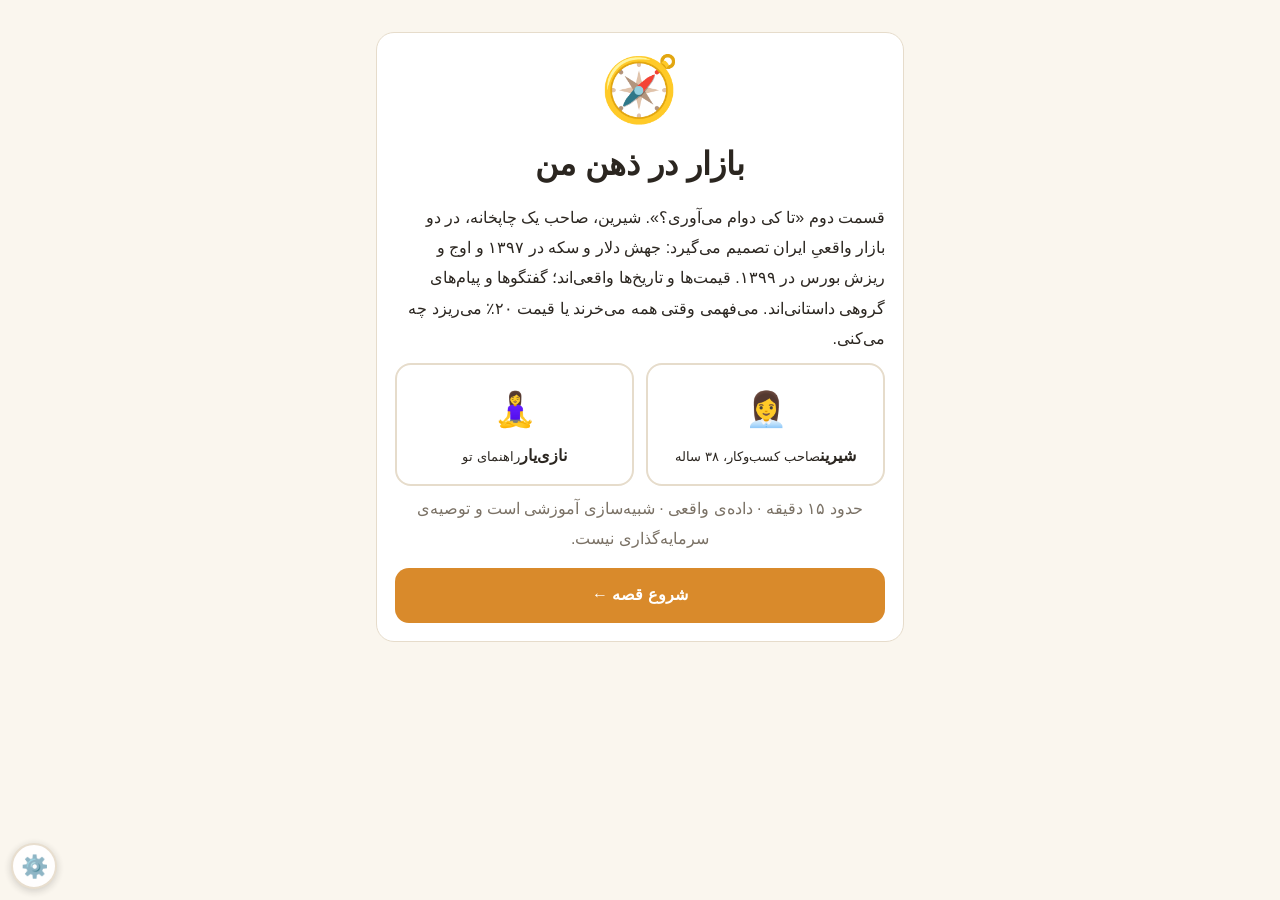
<file: financial-city-5-games-v1/02-game-b-bazar-dar-zehn-man.html>
<!DOCTYPE html>
<html lang="fa" dir="rtl">
<head>
<meta charset="utf-8">
<meta name="viewport" content="width=device-width, initial-scale=1, viewport-fit=cover">
<title>بازار در ذهن من</title>
<script src="assets/howler.min.js"></script>
<style>
:root{--bg:#faf6ee;--card:#fff;--tx:#2b2620;--mu:#7a7165;--ac:#d98a2b;--bd:#e6dccb;--bb:#f1e9da;--bad:#b23a26;--good:#2b7a5b;box-sizing:border-box;padding-top:env(safe-area-inset-top,0px);padding-bottom:env(safe-area-inset-bottom,0px)}
@media(prefers-color-scheme:dark){:root:not([data-theme="light"]){--bg:#1d1a16;--card:#2a251f;--tx:#f3ece0;--mu:#a89d8e;--bd:#3e362c;--bb:#38302a}}
:root[data-theme="dark"]{--bg:#1d1a16;--card:#2a251f;--tx:#f3ece0;--mu:#a89d8e;--bd:#3e362c;--bb:#38302a}
*{box-sizing:border-box}
html{scroll-padding-top:env(safe-area-inset-top,0px)}
body{margin:0;background:var(--bg);color:var(--tx);font-family:Vazirmatn,Tahoma,"Segoe UI",sans-serif;line-height:1.9;transition:background .8s}
#app{max-width:560px;margin:0 auto;padding:18px 16px 60px}
.top{display:flex;justify-content:space-between;align-items:center;color:var(--mu);font-size:14px}
.card{background:var(--card);border:1px solid var(--bd);border-radius:18px;padding:18px;margin:14px 0}
.big{font-size:64px;text-align:center;line-height:1.2;animation:pop .5s}
@keyframes pop{from{transform:scale(.85);opacity:0}to{transform:scale(1);opacity:1}}
@keyframes blink{50%{opacity:.35}}
h1{margin:6px 0;text-align:center}
p{margin:8px 0}
button{font:inherit;color:inherit;cursor:pointer}
.btn{display:block;width:100%;padding:12px;border-radius:14px;border:0;background:var(--ac);color:#fff;font-weight:bold;margin-top:14px}
.btn:disabled{opacity:.4}
.btn.sec{background:transparent;border:1.5px solid var(--ac);color:var(--tx)}
.ch{display:block;width:100%;text-align:right;padding:12px 14px;margin:8px 0;border-radius:14px;border:1.5px solid var(--bd);background:var(--card)}
.ch:hover:not(:disabled){border-color:var(--ac)}
.ch:disabled{opacity:.4}
.grid{display:grid;grid-template-columns:1fr 1fr;gap:12px}
.hc{border:2px solid var(--bd);border-radius:16px;background:var(--card);padding:12px 8px;text-align:center}
.hc.on{border-color:var(--ac)}
.bb{display:flex;gap:10px;align-items:flex-start;margin:12px 0;animation:pop .4s}
.bb>span{font-size:28px;line-height:1.4}
.bb small{display:block;font-weight:bold;color:var(--mu);font-size:13px}
.bb p{margin:0;background:var(--bb);border-radius:14px;padding:6px 12px 8px}
.q{border-top:1px dashed var(--bd);margin-top:14px;padding-top:12px}
.pr{color:var(--ac);font-weight:bold}
.rx{border-right:4px solid var(--ac);padding:4px 12px;margin-top:12px;animation:pop .4s}
.w{text-align:center;color:var(--mu)}
.hint{text-align:center;color:var(--mu);animation:blink 1.6s infinite;margin-top:16px}
.pg{height:8px;border-radius:4px;background:var(--bd);margin:6px 0 10px;overflow:hidden}.pg i{display:block;height:100%;background:var(--ac)}
.row{display:flex;justify-content:space-between;align-items:center;margin:8px 0}
.row button{width:36px;height:36px;border-radius:50%;border:1.5px solid var(--bd);background:var(--card);font-size:20px}
input[type=range]{width:100%;accent-color:var(--ac)}
svg{width:100%;height:auto;display:block}
.tb{width:100%;border-collapse:collapse;font-size:14px}.tb td,.tb th{padding:4px 6px;border-bottom:1px solid var(--bd);text-align:center}
.pos{background:var(--bb);border-radius:12px;padding:6px 12px;font-size:14px;margin:8px 0}
.shimg{width:100%;border-radius:14px;border:1px solid var(--bd)}
textarea{width:100%;height:140px;font:inherit;border-radius:10px;border:1px solid var(--bd);background:var(--card);color:var(--tx);padding:8px}
.ov{position:fixed;inset:0;z-index:9;display:flex;flex-direction:column;align-items:center;justify-content:center;color:var(--tx);animation:fi .4s}
.ov.out{opacity:0;transition:opacity .4s}
.ov h2{margin:8px 0 0}.ov p{color:var(--mu);margin:0}
.em{position:relative;width:140px;height:140px;font-size:110px;text-align:center;line-height:140px}
.em span{position:absolute;inset:0}
.em .o{animation:fo 1s .5s forwards}
.em .n{opacity:0;animation:ageup 1s 1.2s forwards}
@keyframes fo{to{opacity:0;transform:scale(.3) rotate(-30deg)}}
@keyframes ageup{0%{opacity:0;transform:scale(.3) rotate(30deg)}70%{opacity:1;transform:scale(1.2)}100%{opacity:1;transform:scale(1)}}
@keyframes fi{from{opacity:0}}
@media (prefers-reduced-motion:reduce){.hint{animation:none}}
</style>
<script src="assets/ui.js"></script>
</head>
<body>
<div id="app"></div>
<script>
function fa(s){return String(s).replace(/\d/g,function(d){return '۰۱۲۳۴۵۶۷۸۹'[d]})}
function nf(n){return fa(Math.round(n).toString().replace(/\B(?=(\d{3})+(?!\d))/g,'٬'))}
function m1(n){return fa(Math.round(n*10)/10)}
function wav(n,d){d=d||.15;var r=8000,o=[];n.forEach(function(f){var L=r*d;for(var i=0;i<L;i++)o.push(128+Math.round(60*Math.sin(2*Math.PI*f*i/r)*(1-i/L)))});
var b=new Uint8Array(44+o.length),v=new DataView(b.buffer),s=function(p,t){for(var i=0;i<t.length;i++)b[p+i]=t.charCodeAt(i)};
s(0,'RIFF');v.setUint32(4,36+o.length,true);s(8,'WAVEfmt ');v.setUint32(16,16,true);v.setUint16(20,1,true);v.setUint16(22,1,true);v.setUint32(24,r,true);v.setUint32(28,r,true);v.setUint16(32,1,true);v.setUint16(34,8,true);s(36,'data');v.setUint32(40,o.length,true);b.set(o,44);
var t='';b.forEach(function(x){t+=String.fromCharCode(x)});return 'data:audio/wav;base64,'+btoa(t)}
var DEF={click:[[660],.07],pop:[[500,600],.06],tick:[[300],.05],good:[[392,523,659],.16],bad:[[247,196],.2],storm:[[196,165,131],.25],win:[[523,659,784,1047],.18]};
var SND={},muted=false;
function play(k){if(muted||!window.Howl)return;try{if(!SND[k])SND[k]=new Howl({src:[wav(DEF[k][0],DEF[k][1])],format:['wav'],volume:.5});SND[k].play()}catch(e){}}
/* تاریخ شمسی */
function g2j(gy,gm,gd){var gdm=[0,31,59,90,120,151,181,212,243,273,304,334],gy2=gm>2?gy+1:gy,days=355666+365*gy+Math.floor((gy2+3)/4)-Math.floor((gy2+99)/100)+Math.floor((gy2+399)/400)+gd+gdm[gm-1],jy=-1595+33*Math.floor(days/12053);days%=12053;jy+=4*Math.floor(days/1461);days%=1461;if(days>365){jy+=Math.floor((days-1)/365);days=(days-1)%365}var jm,jd;if(days<186){jm=1+Math.floor(days/31);jd=1+days%31}else{jm=7+Math.floor((days-186)/30);jd=1+(days-186)%30}return [jy,jm,jd]}
var JMN=['فروردین','اردیبهشت','خرداد','تیر','مرداد','شهریور','مهر','آبان','آذر','دی','بهمن','اسفند'];
function jd(n){var y=Math.floor(n/10000),m=Math.floor(n/100)%100,d=n%100,j=g2j(y,m,d);return fa(j[2])+' '+JMN[j[1]-1]+' '+fa(j[0])}
function di(n){return Date.UTC(Math.floor(n/10000),Math.floor(n/100)%100-1,n%100)/864e5}
function sub(n,days){var t=new Date(di(n)*864e5-days*864e5);return t.getUTCFullYear()*10000+(t.getUTCMonth()+1)*100+t.getUTCDate()}
function ser(a,x,y){return a.filter(function(p){return p[0]>=x&&p[0]<=y})}
function at(a,n){var v=null;for(var i=0;i<a.length;i++){if(a[i][0]<=n)v=a[i][1];else break}return v}
function mom(a,n){var v=at(a,n),w=at(a,sub(n,30));return w?(v/w-1)*100:0}
var D={"u":[[20180301,44690],[20180303,47700],[20180304,47690],[20180305,47750],[20180306,47880],[20180307,47860],[20180308,47890],[20180310,48030],[20180311,48260],[20180312,48160],[20180313,48510],[20180314,48490],[20180315,48650],[20180317,48190],[20180318,48570],[20180319,48990],[20180325,51030],[20180326,50490],[20180327,50460],[20180328,50450],[20180329,51020],[20180403,50560],[20180404,50940],[20180405,50940],[20180407,56600],[20180408,58650],[20180409,58200],[20180410,55030],[20180411,46600],[20180414,49200],[20180415,52700],[20180417,44100],[20180418,48780],[20180419,51929],[20180421,55870],[20180422,55290],[20180423,54500],[20180424,54230],[20180425,56234],[20180428,58540],[20180429,57030],[20180430,59650],[20180501,59640],[20180503,61160],[20180505,63500],[20180506,59230],[20180507,63900],[20180508,65710],[20180509,66530],[20180510,66900],[20180512,64550],[20180513,63300],[20180514,64140],[20180515,61520],[20180516,62740],[20180517,62640],[20180519,62010],[20180520,63330],[20180521,63870],[20180522,63640],[20180523,63440],[20180524,63670],[20180526,63630],[20180527,63530],[20180528,62920],[20180529,64380],[20180530,64640],[20180531,65020],[20180602,64390],[20180603,64250],[20180607,64390],[20180609,65760],[20180610,67810],[20180611,70350],[20180612,70080],[20180613,67690],[20180614,68670],[20180617,70540],[20180618,72270],[20180619,74000],[20180620,74911],[20180623,87050],[20180624,81550],[20180625,78910],[20180626,79740],[20180627,82280],[20180628,82280],[20180630,83580],[20180701,83310],[20180702,81600],[20180703,80140],[20180704,78470],[20180705,80370],[20180707,79860],[20180708,79460],[20180709,77882],[20180711,77900],[20180712,78220],[20180714,80740],[20180715,79190],[20180716,81950],[20180717,81340],[20180718,81960],[20180719,81490],[20180721,88970],[20180722,93700],[20180723,94060],[20180724,91550],[20180725,93160],[20180726,94560],[20180728,110368],[20180729,114700],[20180730,105410],[20180731,105980],[20180801,112960],[20180802,105770],[20180804,98170],[20180805,95960],[20180806,89760],[20180807,102540],[20180808,103360],[20180809,109430],[20180811,100850],[20180812,106260],[20180813,105550],[20180814,105030],[20180815,107090],[20180816,107120],[20180818,103050],[20180819,104140],[20180820,105840],[20180821,105460],[20180823,102790],[20180825,105430],[20180826,107150],[20180827,110610],[20180828,110110],[20180829,110350],[20180901,124573],[20180903,127950],[20180904,136890],[20180905,134771],[20180908,129630],[20180909,138160],[20180910,135330],[20180911,137160],[20180912,137600],[20180913,137650],[20180915,142700],[20180916,143650],[20180917,145880],[20180918,145880],[20180922,149340],[20180923,160000],[20180924,169990],[20180925,186680],[20180926,175390],[20180927,175390],[20180929,170220],[20180930,151770],[20181001,145288],[20181002,132200],[20181003,126800],[20181005,128800],[20181006,131100],[20181007,141400],[20181008,121400],[20181009,123700],[20181010,121900],[20181012,142700],[20181013,131000],[20181014,125100],[20181015,135500],[20181016,121800],[20181017,134000],[20181019,134300],[20181021,144150],[20181022,141940],[20181023,140390],[20181024,118800],[20181026,118400],[20181027,120600],[20181028,118400],[20181030,120500],[20181031,119600],[20181102,119200],[20181103,120300],[20181104,120500],[20181105,120300],[20181109,118600],[20181110,120600],[20181111,119900],[20181112,119200],[20181114,118400],[20181115,118400],[20181117,120870],[20181118,127220],[20181119,128400],[20181120,127910],[20181121,127710],[20181122,127710],[20181124,127250],[20181126,123030],[20181127,121150],[20181128,112450],[20181129,112450],[20181201,121100],[20181202,114300],[20181203,113670],[20181204,113520],[20181205,113418],[20181208,112410],[20181209,107900],[20181210,108190],[20181211,97100],[20181212,101300],[20181213,101300],[20181215,99500],[20181216,99400],[20181217,99400],[20181218,99900],[20181219,99700],[20181220,99700],[20181221,100970],[20181223,101000],[20181224,105000],[20181225,112000],[20181226,107500],[20181227,107500],[20181229,107000],[20181230,108000],[20181231,105000],[20190101,104500],[20190102,106000],[20190103,106000],[20190105,105500],[20190106,107000],[20190107,109000],[20190108,108800],[20190109,108900],[20190110,108900],[20190112,114000],[20190113,109900],[20190114,112500],[20190115,114500],[20190116,115900],[20190117,115900],[20190119,114500],[20190120,116300],[20190121,116500],[20190122,115400],[20190123,115000],[20190124,115000],[20190126,117900],[20190127,118000],[20190128,118300],[20190129,119450],[20190130,118500],[20190131,118500],[20190202,110000],[20190203,116500],[20190204,117500],[20190205,118500],[20190206,116450],[20190207,116450],[20190210,117100],[20190212,119300],[20190213,118500],[20190214,118500],[20190216,123500],[20190217,129000],[20190218,128000],[20190219,129700],[20190220,126380],[20190223,136500],[20190224,134500],[20190225,133000],[20190226,132500],[20190227,132000],[20190228,132000],[20190302,129860],[20190303,127070],[20190304,125980],[20190305,131540],[20190306,130370],[20190307,130370],[20190309,130420],[20190310,129050],[20190311,128470],[20190312,128550],[20190313,131020],[20190314,131020],[20190316,128830],[20190317,128890],[20190318,128940],[20190319,128940],[20190325,129510],[20190326,129420],[20190327,131890],[20190328,131890],[20190330,132000]],"c":[[20180301,15535000],[20180302,15730000],[20180303,15910000],[20180304,15917000],[20180305,15888000],[20180306,15861000],[20180307,15831000],[20180308,15837000],[20180309,15750000],[20180310,15820000],[20180311,16000000],[20180312,16144000],[20180313,16402000],[20180314,16300000],[20180316,16000000],[20180317,16060000],[20180318,16166000],[20180319,16143000],[20180321,16211000],[20180324,16361000],[20180325,17100000],[20180326,17125000],[20180327,17050000],[20180328,17250000],[20180402,17290000],[20180403,17360000],[20180404,17490000],[20180405,17390000],[20180406,17830000],[20180407,19300000],[20180408,19550000],[20180409,17700000],[20180410,17910000],[20180411,17850000],[20180412,17850000],[20180414,17810000],[20180415,18560000],[20180416,17970000],[20180417,18400000],[20180418,18290000],[20180419,18290000],[20180420,18350000],[20180421,18200000],[20180422,17700000],[20180423,17600000],[20180424,17470000],[20180425,17670000],[20180426,17670000],[20180427,18000000],[20180428,18450000],[20180429,18550000],[20180430,19000000],[20180501,19080000],[20180502,19600000],[20180503,19660000],[20180504,20475000],[20180505,20370000],[20180506,18980000],[20180507,20020000],[20180508,20190000],[20180509,21030000],[20180510,21060000],[20180511,20580000],[20180512,19790000],[20180513,19040000],[20180514,19050000],[20180515,19380000],[20180516,19750000],[20180517,19760000],[20180518,19360000],[20180519,19560000],[20180520,19960000],[20180521,20130000],[20180522,20070000],[20180523,20360000],[20180524,20220000],[20180525,20310000],[20180526,20450000],[20180527,20775000],[20180528,21450000],[20180529,21495000],[20180530,21550000],[20180531,21560000],[20180601,21380000],[20180602,21745000],[20180603,21760000],[20180604,22210000],[20180605,22150000],[20180606,22440000],[20180607,22250000],[20180608,23270000],[20180609,24535000],[20180610,24755000],[20180611,25245000],[20180612,25125000],[20180613,23955000],[20180614,23865000],[20180615,23830000],[20180616,24535000],[20180617,24930000],[20180618,25200000],[20180619,25530000],[20180620,25820000],[20180621,25945000],[20180622,28210000],[20180623,29760000],[20180624,28160000],[20180625,28220000],[20180626,28700000],[20180627,29000000],[20180628,29200000],[20180629,28625000],[20180630,29920000],[20180701,29830000],[20180702,29560000],[20180703,28700000],[20180704,27470000],[20180705,28830000],[20180706,28920000],[20180707,28720000],[20180708,28500000],[20180709,27400000],[20180710,26600000],[20180711,27150000],[20180712,27000000],[20180713,28570000],[20180714,28240000],[20180715,27450000],[20180716,28600000],[20180717,28925000],[20180718,29930000],[20180719,29930000],[20180720,31570000],[20180721,32535000],[20180722,34035000],[20180723,34730000],[20180724,33510000],[20180725,34750000],[20180726,35250000],[20180727,38700000],[20180728,45110000],[20180729,44210000],[20180730,39050000],[20180731,37880000],[20180801,40600000],[20180802,39050000],[20180803,37310000],[20180804,36650000],[20180805,34350000],[20180806,30600000],[20180807,37650000],[20180808,38150000],[20180809,38160000],[20180810,38400000],[20180811,36980000],[20180812,38450000],[20180813,38750000],[20180814,37330000],[20180815,38000000],[20180816,38000000],[20180817,37150000],[20180818,37780000],[20180819,38010000],[20180820,38700000],[20180821,38650000],[20180822,38380000],[20180823,38180000],[20180824,37980000],[20180825,38540000],[20180826,39720000],[20180827,40250000],[20180828,40740000],[20180829,40480000],[20180830,40330000],[20180831,41740000],[20180901,44400000],[20180902,45750000],[20180903,45700000],[20180904,45350000],[20180905,43800000],[20180906,44550000],[20180907,41450000],[20180908,41900000],[20180909,43800000],[20180910,44030000],[20180911,43910000],[20180912,44030000],[20180913,44000000],[20180914,44350000],[20180915,45530000],[20180916,45450000],[20180917,45880000],[20180918,45970000],[20180920,45080000],[20180921,44850000],[20180922,46050000],[20180923,47630000],[20180924,49200000],[20180925,54150000],[20180926,51700000],[20180927,51300000],[20180928,51000000],[20180929,49900000],[20180930,45700000],[20181001,44000000],[20181002,43800000],[20181003,40510000],[20181005,39010000],[20181006,37800000],[20181007,40950000],[20181008,46100000],[20181009,45010000],[20181010,45010000],[20181012,42810000],[20181013,42810000],[20181109,45250000],[20181110,43150000],[20181111,42500000],[20181112,41750000],[20181113,39300000],[20181114,39600000],[20181116,39950000],[20181123,39400000],[20181126,38450000],[20181127,36500000],[20181128,37550000],[20181129,37650000],[20181130,37130000],[20181201,39030000],[20181202,37430000],[20181203,37580000],[20181204,37770000],[20181205,38950000],[20181206,38800000],[20181207,38920000],[20181208,37650000],[20181209,36550000],[20181210,36170000],[20181211,35800000],[20181212,36500000],[20181214,34800000],[20181215,33800000],[20181216,35000000],[20181217,35060000],[20181218,33820000],[20181219,33550000],[20181221,33850000],[20181222,34600000],[20181223,34660000],[20181224,37050000],[20181225,36830000],[20181226,35710000],[20181228,34700000],[20181229,36180000],[20181230,37170000],[20181231,36200000],[20190101,36210000],[20190102,36630000],[20190104,36120000],[20190105,36900000],[20190106,37570000],[20190107,37450000],[20190108,37840000],[20190109,38210000],[20190111,38970000],[20190112,37650000],[20190113,38450000],[20190114,38900000],[20190115,39240000],[20190116,38900000],[20190118,39520000],[20190119,39960000],[20190120,40675000],[20190121,40180000],[20190122,40540000],[20190123,40670000],[20190125,41490000],[20190126,41510000],[20190127,42020000],[20190128,42390000],[20190129,42050000],[20190130,41380000],[20190201,39780000],[20190202,40920000],[20190203,41600000],[20190204,42110000],[20190206,41410000],[20190209,42340000],[20190211,42770000],[20190212,42935000],[20190213,42490000],[20190215,43235000],[20190216,43625000],[20190217,44480000],[20190218,44835000],[20190219,45970000],[20190220,45960000],[20190222,46990000],[20190223,47895000],[20190224,46480000],[20190225,46630000],[20190226,46400000],[20190227,46100000],[20190301,45990000],[20190302,44670000],[20190303,44180000],[20190304,45100000],[20190305,44990000],[20190306,44560000],[20190308,45490000],[20190309,44950000],[20190310,44690000],[20190311,44580000],[20190312,46520000],[20190313,46370000],[20190315,46030000],[20190316,45520000],[20190317,46140000],[20190318,46620000],[20190324,46290000],[20190325,46530000],[20190326,46840000],[20190329,46670000],[20190330,46780000]],"t":[[20200601,988121],[20200602,1028538],[20200606,1068844],[20200607,1116187],[20200608,1118912],[20200609,1118118],[20200610,1153680],[20200613,1189807],[20200614,1185377],[20200615,1200121],[20200616,1229702],[20200620,1270603],[20200621,1300828],[20200622,1341532],[20200623,1391041],[20200624,1419439],[20200627,1466276],[20200628,1491952],[20200629,1481924],[20200630,1546850],[20200701,1612882],[20200704,1621368],[20200705,1655407],[20200706,1718350],[20200707,1747078],[20200708,1753678],[20200711,1741296],[20200712,1812832],[20200713,1822117],[20200714,1844860],[20200715,1841696],[20200718,1809147],[20200719,1864946],[20200720,1924798],[20200721,1916202],[20200722,1901169],[20200725,1952921],[20200726,1946134],[20200727,1933944],[20200728,1941157],[20200729,1904316],[20200801,1961649],[20200802,2011493],[20200803,1993328],[20200804,1995037],[20200805,2034187],[20200809,2078512],[20200810,2065112],[20200811,1999854],[20200812,1975545],[20200815,1903259],[20200816,1813574],[20200817,1815696],[20200818,1825354],[20200819,1757258],[20200822,1727265],[20200823,1662205],[20200824,1608544],[20200825,1650026],[20200826,1718763],[20200831,1727953],[20200901,1684741],[20200902,1631884],[20200905,1642038],[20200906,1647855],[20200907,1607212],[20200908,1570049],[20200909,1556315],[20200912,1583747],[20200913,1578186],[20200914,1607491],[20200915,1664559],[20200916,1704099],[20200919,1699506],[20200920,1652249],[20200921,1595148],[20200922,1581206],[20200923,1611452],[20200926,1615678],[20200927,1572158],[20200928,1515933],[20200929,1492902],[20200930,1503413],[20201003,1546147],[20201004,1522938],[20201005,1490154],[20201006,1514699],[20201007,1540707],[20201010,1541843],[20201011,1597045],[20201012,1579566],[20201013,1579633],[20201014,1561451],[20201018,1514244],[20201019,1462382],[20201020,1419312],[20201021,1412300],[20201024,1374049],[20201026,1336583],[20201027,1301959],[20201028,1288286],[20201031,1305979],[20201101,1279902],[20201102,1264538],[20201104,1290507],[20201107,1262870],[20201108,1240513],[20201109,1215223],[20201110,1211936],[20201111,1221082],[20201114,1247591],[20201115,1257364],[20201116,1273747],[20201117,1296958],[20201118,1345295],[20201121,1366536],[20201122,1358848],[20201123,1375530],[20201124,1356944],[20201125,1367171],[20201128,1390803],[20201129,1427199],[20201130,1465934],[20201201,1473702],[20201202,1470968],[20201205,1490713],[20201206,1523106],[20201207,1512962],[20201208,1507363],[20201209,1506275],[20201212,1527453],[20201213,1515758],[20201214,1484159],[20201215,1428324],[20201216,1413430],[20201219,1444888],[20201220,1439055],[20201221,1436415],[20201222,1444889],[20201223,1447841],[20201226,1423507],[20201227,1419059],[20201228,1437142],[20201229,1411824],[20201230,1397848],[20210102,1354114],[20210103,1355475],[20210104,1374501],[20210105,1350211],[20210106,1310709],[20210109,1285948],[20210110,1306715],[20210111,1301245],[20210112,1260698],[20210113,1229890],[20210116,1186787],[20210118,1149722],[20210119,1150625],[20210120,1183948],[20210123,1222070],[20210124,1234597],[20210125,1235764],[20210126,1215034],[20210127,1207733],[20210130,1247177],[20210131,1250992],[20210201,1233614],[20210202,1205429],[20210203,1173050],[20210206,1135369],[20210207,1170497],[20210208,1192858],[20210209,1214371],[20210213,1262202],[20210214,1264338],[20210215,1257237],[20210216,1245844],[20210217,1238398],[20210220,1232762],[20210221,1222659],[20210222,1214500],[20210223,1211767],[20210224,1205798],[20210227,1193978],[20210228,1185599],[20210301,1181659],[20210302,1186334],[20210303,1177976],[20210306,1169761],[20210307,1175591],[20210308,1199945],[20210309,1210149],[20210310,1206782],[20210313,1229419],[20210314,1245140],[20210315,1254252],[20210316,1290519],[20210317,1307658],[20210327,1309573],[20210328,1306859],[20210330,1303089],[20210331,1294544],[20210403,1282874],[20210404,1269534],[20210405,1262745],[20210406,1260800],[20210407,1249898],[20210410,1240759],[20210411,1230927],[20210412,1226119],[20210413,1244587],[20210414,1243236],[20210417,1233724],[20210418,1224778],[20210419,1216836],[20210420,1219665],[20210421,1207063],[20210424,1199339],[20210425,1187820],[20210426,1186933],[20210427,1202638],[20210428,1207702],[20210501,1194304],[20210502,1180709],[20210503,1167073],[20210505,1172249],[20210508,1167498],[20210509,1151873],[20210510,1157642],[20210511,1179618],[20210512,1183980],[20210515,1189524],[20210516,1188806],[20210517,1174673],[20210518,1173536],[20210519,1154768],[20210522,1128164],[20210523,1107900],[20210524,1095726],[20210525,1105446],[20210526,1109370],[20210529,1139481],[20210530,1156892],[20210531,1145971],[20210601,1140498],[20210602,1148666],[20210607,1157229],[20210608,1160568],[20210609,1151842],[20210612,1144873],[20210613,1141290],[20210614,1150215],[20210615,1150159],[20210616,1147669],[20210619,1161985],[20210620,1163716],[20210621,1168593],[20210622,1186906],[20210623,1213023],[20210626,1233783],[20210627,1238486],[20210628,1243748],[20210629,1248540],[20210630,1256960]],"um":[[201111,13590],[201112,15900],[201201,18300],[201202,19250],[201203,19190],[201204,17100],[201205,17700],[201206,19530],[201207,20070],[201208,21914],[201209,34700],[201210,32900],[201211,29050],[201212,32400],[201301,38830],[201302,36613],[201303,34867],[201304,35700],[201305,36340],[201306,33900],[201307,31920],[201308,32580],[201309,30550],[201310,30082],[201311,29530],[201312,30070],[201401,29380],[201402,30100],[201403,30630],[201404,33100],[201405,32810],[201406,31180],[201407,31231],[201408,31480],[201409,32430],[201410,32520],[201411,33670],[201412,35010],[201501,34550],[201502,34260],[201503,33300],[201504,33390],[201505,33130],[201506,33090],[201507,33100],[201508,34000],[201509,34062],[201510,33950],[201511,33981],[201512,33850],[201601,33830],[201602,34540],[201603,34850],[201604,34510],[201605,34650],[201606,35168],[201607,35280],[201608,35585],[201609,35820],[201610,36270],[201611,38274],[201612,38350],[201701,38260],[201702,37840],[201703,37450],[201704,37670],[201705,37333],[201706,37745],[201707,38190],[201708,38803],[201709,39147],[201710,40580],[201711,41544],[201712,42880],[201801,46768],[201802,44700],[201803,51020],[201804,59650],[201805,65020],[201806,83580],[201807,105980],[201808,110350],[201809,151770],[201810,119600],[201811,112450],[201812,105000],[201901,118500],[201902,132000],[201903,132000],[201904,145070],[201905,135370],[201906,130140],[201907,120790],[201908,113820],[201909,115010],[201910,111520],[201911,128120],[201912,132990],[202001,134540],[202002,155060],[202003,149011],[202004,156000],[202005,177020],[202006,205770],[202007,208020],[202008,243600],[202009,299730],[202010,276960],[202011,262480],[202012,256294],[202101,240850],[202102,254250],[202103,257520],[202104,232310],[202105,234060],[202106,251530],[202107,254890],[202108,270350],[202109,284710],[202110,275040],[202111,291900],[202112,273880],[202201,274600],[202202,259650],[202203,271140],[202204,281580],[202205,315180],[202206,321439],[202207,317030],[202208,299030],[202209,318480],[202210,334720],[202211,358880],[202212,411740],[202301,447040],[202302,556510],[202303,546655],[202304,557350],[202305,513330],[202306,492800],[202307,500700],[202308,490200],[202309,495540],[202310,516860],[202311,506950],[202312,505980],[202401,576496],[202402,584660],[202403,618334],[202404,631000],[202405,599600],[202406,613620],[202407,606000],[202408,599000],[202409,614950],[202410,682300],[202411,699000],[202412,812300],[202501,837650],[202502,921600],[202503,1027800],[202504,819450],[202505,822500],[202506,917200],[202507,905600],[202508,1048300],[202509,1141300],[202510,1073000],[202511,1173800],[202512,1355650],[202601,1629600],[202602,1663600],[202603,1585750],[202604,1779100],[202605,1704850],[202606,1725000],[202607,1924000],[202608,2093000],[202609,2547000],[202610,2683000]]};var K={"ua":44690,"ub":132000,"uc":220510,"ud":514600,"ue":2683000,"uf":97100,"ug":186680,"t_peak":2078511.8,"t_2023":1961310.8};var W=[{"l":"۱ اسفند ۱۳۹۶ تا ۱۰ دی ۱۳۹۷","usd":135.0,"coin":133.0,"stk":64.8},{"l":"اوج دلار (۳ مهر ۱۳۹۷) تا ۱۰ دی ۱۳۹۷","usd":-43.8,"coin":-33.1,"stk":-7.6},{"l":"۱۱ فروردین تا ۱۹ مرداد ۱۳۹۹ (رالی بورس)","usd":48.0,"coin":63.7,"stk":279.5},{"l":"اوج بورس (۱۹ مرداد ۱۳۹۹) تا ۳ خرداد ۱۴۰۰","usd":4.9,"coin":-4.5,"stk":-47.3}];
function lineChart(sets,o){o=o||{};var W=360,H=o.h||190,pad=14,top=14,bot=20,hh=H-top-bot,all=[];
 sets.forEach(function(s){s.p=o.norm?s.d.map(function(p){return [p[0],p[1]/s.d[0][1]*100]}):s.d;all=all.concat(s.p)});
 var t0=di(all[0][0]),t1=di(all[all.length-1][0]);all.forEach(function(p){var t=di(p[0]);if(t<t0)t0=t;if(t>t1)t1=t});
 var mn=Math.min.apply(null,all.map(function(p){return p[1]})),mx=Math.max.apply(null,all.map(function(p){return p[1]}));if(mx==mn)mx=mn+1;
 var X=function(n){return W-pad-(di(n)-t0)/Math.max(t1-t0,1)*(W-2*pad)},Y=function(v){return top+(mx-v)/(mx-mn)*hh};
 var s='<svg viewBox="0 0 '+W+' '+H+'" role="img" aria-label="نمودار قیمت واقعی">';
 sets.forEach(function(st){s+='<polyline fill="none" stroke="'+st.c+'" stroke-width="2" points="'+st.p.map(function(p){return X(p[0]).toFixed(1)+','+Y(p[1]).toFixed(1)}).join(' ')+'"/>'});
 (o.marks||[]).forEach(function(m){var set=sets[m.s||0],v=m.n?(function(){var a=set.p,b=null;for(var i=0;i<a.length;i++){if(a[i][0]<=m.n)b=a[i][1];else break}return b})():null;if(v==null)return;s+='<circle cx="'+X(m.n).toFixed(1)+'" cy="'+Y(v).toFixed(1)+'" r="4" fill="'+(m.c||'#2b2620')+'"/><text x="'+X(m.n).toFixed(1)+'" y="'+(Y(v)-7).toFixed(1)+'" text-anchor="middle" font-size="13">'+m.e+'</text>'});
 var f=all.map(function(p){return p[0]}).sort(function(a,b){return a-b});
 s+='<text x="'+(W-pad)+'" y="'+(H-4)+'" text-anchor="start" font-size="10" fill="currentColor">'+jd(f[0])+'</text><text x="'+pad+'" y="'+(H-4)+'" text-anchor="end" font-size="10" fill="currentColor">'+jd(f[f.length-1])+'</text></svg>';
 if(o.leg)s+='<p class="w" style="font-size:13px;margin:0">'+o.leg+'</p>';return s}

var AX={hd:['🧭','استقلال از گله'],cm:['🧘','آرامش در افت']};
var R='راوی',T='شیرین (در دلت)',NZ='نازی‌یار',CR='گروه دوستان (پیام خیالی)';
var ST=[{n:'دو کوزه',e:'🏺',age:'اسفند ۱۳۹۶',c:['#fff1cc','#3b3017']},
{n:'همه می‌خرند',e:'🔥',age:'فروردین تا مهر ۱۳۹۷',c:['#ffe3d2','#3a2216']},
{n:'ریزش',e:'📉',age:'تیر تا شهریور ۱۳۹۹',c:['#dfe6ee','#1c2430']},
{n:'پشیمانی',e:'🕰️',age:'بعد از طوفان',c:['#e9e2f4','#2a2236']},
{n:'آینه',e:'🪞',age:'پایان قصه',c:['#f4efe0','#2a2820']}];
var PR={self:'حالا سه حدس درباره‌ی خودت را مشخص کن:',jar:'حالا این اسلایدر را مشخص کن:',guess:'حالا حدس بزن:',choice:'حالا به این پرسش پاسخ بده:',timed:'⏱️ حالا سریع تصمیم بگیر (۱۵ ثانیه وقت داری):',ride:'حالا برای هر تاریخ تصمیم بگیر:',views:'حالا هر سه نما را ببین:',cards:'حالا برای هر مورد تصمیم بگیر:',alloc:'حالا ده سهم را تقسیم کن:'};
var OPT=['«فروش»','«نگه‌داشتن»','«قانون»','«خرید»'];

var M=[
{st:0,e:'🏺',t:'self',d:[
 ['📖',R,'اسفند ۱۳۹۶. شیرین ۳۸ ساله است و یک چاپخانه‌ی کوچک دارد. بعد از چند سال کار، ۳۰۰ میلیون تومان پس‌انداز نقد جمع کرده است. (گفتگوها در این بازی داستانی‌اند؛ قیمت‌ها و تاریخ‌ها واقعی‌اند.)'],
 ['🧔','کیوان (همسر)','«این پول را باید جایی بگذاریم که هم خیالمان راحت باشد، هم از تورم عقب نمانیم. نظرت چیست؟»'],
 ['🧘‍♀️',NZ,'«قبل از هر چیز، سه حدس درباره‌ی خودت بزن. آخر قصه با رفتار واقعی‌ات می‌سنجیم؛ قضاوتی در کار نیست.»']],
 q:'سه حدس درباره‌ی خودت',k:'حدس‌ها ثبت می‌شوند و آخر قصه با رفتار تو سنجیده می‌شوند. قیمت‌های این بازی واقعی‌اند، پس نتیجه‌ها هم واقعی خواهند بود.'},
{st:0,e:'🫙',t:'jar',d:[
 ['🧔','کیوان','«من دلم می‌خواهد اول هزینه‌ی دوازده ماه چاپخانه و خانه امن باشد. ولی نمی‌خواهم پولمان پشت تورم جا بماند.»'],
 ['👩‍💼',T,'«اگر همه‌اش را امن نگه داریم رشدی نیست. اگر همه‌اش را ریسک کنیم، شب‌ها خوابم نمی‌برد.»'],
 ['🧘‍♀️',NZ,'«دو کوزه داری: «امنیت» و «آزادی». اولی آرامش می‌خرد، دومی امکان رشد، با نوسان.»']],
 q:'چند درصد پول در کوزه‌ی امنیت بماند؟',k:'امنیتِ بیشتر آرامش می‌دهد؛ آزادیِ بیشتر امکان رشد، با نوسان. جواب درست وجود ندارد، ولی این نسبت تعیین می‌کند چه مقدار پول در لحظه‌ی هیجان در معرض تصمیم قرار می‌گیرد.'},
{st:0,e:'📈',t:'guess',d:[
 ['📖',R,'شیرین نمودار قیمت دلار آزاد را از ۱۳۹۰ تا امروز (اسفند ۱۳۹۶) نگاه می‌کند. قیمت در این سال‌ها چند برابر شده، ولی بیشتر وقت‌ها آرام بوده.'],
 ['🧔','کیوان','«یک سال دیگر، دلار کجا می‌ایستد؟ بیا هر کدام حدس بزنیم.»']],
 q:'قیمت دلار آزاد در ۱۰ اسفند ۱۳۹۷ (یک سال بعد) چند تومان خواهد بود؟',k:'حدس قبل از دیدن واقعیت، یادگیری را عمیق‌تر می‌کند. جواب واقعی را در پایان فصل بعد می‌بینی.'},
{st:0,e:'💭',t:'choice',d:[
 ['🧔','کیوان','«اگر فقط یک جمله بخواهی بگویی، پول برای تو بیشتر امنیت است یا آزادی؟»'],
 ['👩‍💼',T,'«امنیت یعنی خوابِ راحت. آزادی یعنی یک روز کار نکنم و پول کار کند.»'],
 ['🧘‍♀️',NZ,'«هر دو واقعی‌اند. ببین کدام‌یک در لحظه‌ی هیجان بلندتر می‌شود.»']],
 q:'کدام جمله به تو نزدیک‌تر است؟',o:[['اول امنیت؛ بعد رشد.',{},'val'],['اول آزادی مالی؛ حتی با ریسک.',{},'val'],['بستگی به دوره‌ی زندگی دارد.',{},'val']],
 k:'این پرسش جواب درست ندارد؛ فقط جهت صدای تو را نشان می‌دهد. در فصل‌های بعد می‌بینی این صدا زیر فشار چه می‌کند.'},
{st:1,e:'🔥',t:'ride',kind:'usd',d:[
 ['📖',R,'فروردین ۱۳۹۷. اخبار نگران‌کننده‌اند و بحث دلار در همه‌ی گروه‌ها داغ شده است. کوزه‌ی آزادی شیرین در اختیار خودش است.'],
 ['🧔','کیوان','«تصمیم با خودت؛ من فقط یک چیز می‌خواهم: بعداً نگویی «همه می‌خریدند».»']],
 cps:[{n:20180410,lines:[['📖',R,'در همین روزها بانک مرکزی تلاش کرد نرخ را روی ۴۲ هزار ریال ثابت کند و بازار آزاد را متوقف کند؛ نتیجه، رونق بازار غیررسمی بود. (به گزارش AFP)'],['👥',CR,'«بازار آزاد بسته نمی‌شود؛ دلار اگر نخری، گران‌تر می‌شود!»']]},
  {n:20180623,lines:[['👥',CR,'«۸۷ هزار! همه دارند می‌خرند؛ فردا ۱۰۰ می‌شود!»'],['🧔','کیوان','«این بار فرق دارد یا همان ازدحام قبلی است؟»']]}],
 q:'در هر تاریخ چه می‌کنی؟',k:'قیمتِ داغ همیشه نشانه‌ی ارزش نیست؛ گاهی نشانه‌ی ازدحام است. «۳۰ روز پیش تا امروز» را ببین: رشد خیلی سریع یعنی بازار داغ است.'},
{st:1,e:'🌡️',t:'ride',kind:'usd',d:[
 ['📖',R,'تیر تا شهریور ۱۳۹۷. تحریم‌ها دوباره برگشته‌اند و صحبت از دلار در هر مجلسی هست.']],
 cps:[{n:20180807,lines:[['👥',CR,'«دلار از ۱۰۰ هزار رد شد. هر که دارد می‌گوید نفروشید!»'],['🧑‍💻','فرهاد (دوستِ باخبر)','«از منبع موثق شنیده‌ام تا آخر شهریور ۲۰۰ می‌شود.» (شایعه؛ منبعش را نمی‌شناسی)']]},
  {n:20180903,lines:[['📖',R,'امروز رکورد تازه‌ای ثبت شد: حدود ۱۲۸ هزار ریال؛ در سه روز حدود ۱۵٪ رشد. (به گزارش AFP)'],['👥',CR,'«هر که الان نخرد، تا آخر عمر پشیمان است!»']]}],
 q:'در هر تاریخ چه می‌کنی؟',k:'شایعه و ازدحام هر دو «اطلاعات» به نظر می‌رسند ولی سند ندارند. پرسش مفید این است: منبعش کیست و اگر اشتباه باشد چقدر از دست می‌دهم؟'},
{st:1,e:'⏱️',t:'timed',def:0,d:[
 ['📖',R,'مهر ۱۳۹۷، ۳ مهر. قیمت دلار به حدود ۱۸۶ هزار ریال رسیده؛ در سی روز گذشته حدود ۷۴٪ بالا رفته است.'],
 ['👥',CR,'«۱۸۶ هزار! امروز آخرین فرصت است قبل از ۲۰۰!»'],
 ['🧘‍♀️',NZ,'«وقتی همه به یک سمت می‌دوند، قیمت چه چیزی را نشان می‌دهد: ارزش، یا ازدحام؟»']],
 on:20180925,q:'چه می‌کنی؟',o:[['🛒 با ۴۰٪ از نقدِ کوزه‌ی آزادی دلار می‌خرم.',{hd:0},'buy'],['✋ نگه می‌دارم و تماشا می‌کنم.',{hd:2},'hold'],['💰 دلارهایم را می‌فروشم و کنار می‌کشم.',{hd:3},'sell']],
 ch:function(){return lineChart([{d:ser(D.u,20180301,20180925),c:'#e0624a'}],{h:150,marks:usdMarks(),leg:'دلار آزاد از ۱۰ اسفند ۱۳۹۶ تا ۳ مهر ۱۳۹۷ (داده‌ی واقعی)'})},
 k:'«آخرین فرصت» یک ابزار فشار است، نه اطلاعات. قانون ۲۴ ساعت و سقف خرید از قبل، تصمیم را از هیجان جدا می‌کند.'},
{st:1,e:'🔍',t:'views',d:[
 ['🧘‍♀️',NZ,'«حالا ببین واقعاً چه شد. یادت باشد این نگاهِ بعد از وقوع است؛ آن روز کسی آینده را نمی‌دانست.»']],
 q:'سه نما را ببین.',views:['۱. نمودار واقعی','۲. نتیجه‌ی تو','۳. حدس و واقعیت'],vf:'v8',
 k:'نتیجه‌ی یک معامله خوب‌یا‌بد بودن تصمیم را ثابت نمی‌کند، ولی این مثال نشان می‌دهد در اوج ازدحام، ریزش هم تند می‌تواند باشد. دلار و سکه هر دو بعد از اوج حدود ۳۰ تا ۵۰٪ ریختند و بعد دوباره بالا رفتند.'},
{st:2,e:'📊',t:'choice',d:[
 ['📖',R,'تیر ۱۳۹۹، دو سال بعد. بورس تهران یک ماه است هر روز رکورد می‌زند؛ شاخص از ۱٫۵ میلیون واحد گذشت. شیرین دوباره ۱۵۰ میلیون تومان پس‌انداز آزاد دارد.'],
 ['👥',CR,'«بچه‌ها بورس! هر که وارد نشود عقب می‌ماند.»'],
 ['🧔','کیوان','«۲ سال پیش یادمان هست. این بار با چه قاعده‌ای وارد شویم؟»']],
 q:'شیرین چقدر وارد بورس شود؟',o:[['همه‌ی ۱۵۰ میلیون را همین امروز.',{hd:0},150],['۷۵ میلیون امروز؛ بقیه نقد بماند.',{hd:3},75],['فقط ۳۰ میلیون امتحان کنم.',{hd:2},30]],
 ch:function(){return lineChart([{d:ser(D.t,20200601,20200630),c:'#2b7a5b'}],{h:150,leg:'شاخص کل بورس تهران، ۱۲ خرداد تا ۱۰ تیر ۱۳۹۹ (داده‌ی واقعی)'})},
 k:'ورود پله‌ای یا با سهم کوچک، ریسک «زمان‌بندی بد» را کم می‌کند؛ ورود یک‌جا در اوج هیجان آن را بزرگ می‌کند.'},
{st:2,e:'📉',t:'ride',kind:'stk',d:[
 ['📖',R,'مرداد ۱۳۹۹. شاخص از ۱٫۵ میلیون در ۱۰ تیر، در ۱۹ مرداد به اوج ۲٫۰۷۸ میلیون رسید؛ یعنی حدود ۳۴٪ رشد در کمتر از چهل روز. حالا شروع به ریزش کرده است.']],
 cps:[{n:20200811,lines:[['📖',R,'شاخص بعد از اوج چند روز است ریخته و بعضی «اصلاح معمولی» می‌گویند.'],['👥',CR,'«حباب نیست؛ فقط یک اصلاح است. دوباره بالا می‌رود!»']]},
  {n:20200816,lines:[['📖',R,'ریزش چهار روز پشت‌هم ادامه یافته؛ مقام‌ها از «نوسان اصلاحی عادی» حرف می‌زنند. (به گزارش Intellinews)'],['👥',CR,'«بدبخت شدیم! بفروش، قبل از اینکه صفر شود!»']]}],
 q:'در هر تاریخ چه می‌کنی؟',k:'ریزش دو چهره دارد: ترس («بفروش») و امید («دوباره بالا می‌رود»). هر دو هیجان‌اند. قانون از قبل نوشته‌شده یعنی بدون هیجان تصمیم بگیری.'},
{st:2,e:'⏱️',t:'timed',def:1,d:[
 ['📖',R,'۲ شهریور ۱۳۹۹. دو هفته است که شاخص می‌ریزد و حالا ۲۰٪ زیر اوج است (۱٫۶۶ میلیون).'],
 ['👥',CR,'«همه دارند می‌فروشند! نفروشی، می‌سوزی.»'],
 ['🧘‍♀️',NZ,'«کدام تصمیم را از قبل نوشته بودی؟»']],
 on:20200823,q:'چه می‌کنی؟',o:[['همه را می‌فروشم تا بیشتر ضرر نکنم.',{cm:0},'sell'],['نگه می‌دارم و صبر می‌کنم.',{cm:2},'hold'],['طبق قاعده‌ی از قبل: نصفش را می‌فروشم، نصفش می‌ماند.',{cm:3},'rule'],['با نقدِ باقی‌مانده بیشتر می‌خرم؛ ارزان شده.',{cm:1},'buy']],
 ch:function(){return lineChart([{d:ser(D.t,20200601,20200823),c:'#2b7a5b'}],{h:150,marks:stkMarks(),leg:'شاخص کل از ۱۲ خرداد تا ۲ شهریور ۱۳۹۹ (داده‌ی واقعی)'})},
 k:'در لحظه‌ی ریزش، نبودِ «قاعده‌ی از قبل» یعنی تصمیم را به هیجان سپرده‌ای. نتیجه‌ی خوب یا بد بعداً مشخص می‌شود، ولی کیفیت فرایند همین حالا قابل سنجش است.'},
{st:2,e:'🔭',t:'views',d:[
 ['🧘‍♀️',NZ,'«حالا ببین بعدش چه شد؛ نه برای افسوس، برای فهمیدن.»']],
 q:'سه بازه‌ی زمانی را ببین.',views:['۳ ماه بعد','۹ ماه بعد','۳ سال بعد'],vf:'v12',
 k:'نتیجه‌ی خوب لزوماً تصمیم خوب نبود و نتیجه‌ی بد لزوماً تصمیم بد نیست. و عدد اسمی گول می‌زند: شاخص بعد از سه سال تقریباً به اوج برگشت، ولی در مقیاس دلار خیلی پایین‌تر بود.'},
{st:3,e:'💭',t:'cards',d:[
 ['📖',R,'حالا شیرین دو نوع پشیمانی را می‌شناسد: «فروختم و بالا رفت» و «نگه داشتم و ریخت».'],
 ['🧘‍♀️',NZ,'«ببین کدام‌یک در تو سنگین‌تر است. نه درست و غلط دارد، نه نمره.»']],
 q:'هر جمله شبیه توست؟',c:[['اگر می‌فروختم و بعد قیمت بالا می‌رفت، مدت‌ها خودم را سرزنش می‌کردم.','o'],['اگر نگه می‌داشتم و بعد بیشتر می‌ریخت، خودم را سرزنش می‌کردم.','l'],['وقتی دوستانم سود می‌کنند و من نه، از وقتی همه ضرر می‌کنند ناراحت‌ترم.','o'],['ضرر حساب‌شده را راحت‌تر از سود از دست‌رفته می‌پذیرم.','l']],
 k:'این دو ترس («ضرر» و «از دست دادن فرصت») هر کدام نیمه‌ی سالمی دارند: اولی احتیاط، دومی جسارت. مشکل وقتی است که یکی بی‌صدا همه‌ی تصمیم‌ها را اداره کند.'},
{st:3,e:'🧩',t:'alloc',d:[
 ['🧘‍♀️',NZ,'«حالا ده سهم داری. آن را بین چهار دارایی بچین، بعد با چهار بازه‌ی واقعی تاریخ آزمایشش کن.»'],
 ['🧔','کیوان','«هیچ ترکیبی همه‌ی بازه‌ها را نمی‌برد؛ ببین هر کدام کجا درد دارد.»']],
 q:'ده سهم را بین چهار دارایی تقسیم کن.',it:[['💵 نقد'],['🏦 دلار'],['🪙 سکه'],['📊 سهام (شاخص کل)']],
 k:'هر ترکیب در یک بازه بهتر و در بازه‌ی دیگر بدتر است. تنوع جواب جادویی نیست؛ هزینه‌ی این است که هیچ‌وقت بهترین نتیجه را نمی‌گیری، ولی بدترین را هم نمی‌گیری. (نتایج اسمی‌اند و تورم و سود بانکی در آن‌ها لحاظ نشده است.)'},
{st:3,e:'🕰️',t:'views',d:[
 ['📖',R,'ایستادن در امروز، ۱۲ مهر ۱۴۰۵. قیمت دلار آزاد حدود ۲٫۶۸ میلیون ریال است.'],
 ['🧘‍♀️',NZ,'«این نگاه از بالا به گذشته است. آن روز نمی‌شد این را دانست؛ فقط می‌شد برای هر دو حالت آماده بود.»']],
 q:'سه نقطه‌ی شروع را ببین.',views:['از اسفند ۱۳۹۶','از مرداد ۱۳۹۹','از آبان ۱۴۰۲'],vf:'v15',
 k:'«کوزه‌ی امنیت» بدون هیچ حفاظی در برابر قدرت خرید، آرامش ظاهری می‌دهد. ولی دانستنِ نتیجه بعد از وقوع، تصمیم آن روز را ساده نمی‌کند: خطای «نگاه پس از وقوع» (Hindsight Bias).'}
];

var S,X,I,G,CI,AL,TM,TO,RN=0,CUR=-1,CHATON=false,VS,app=document.getElementById('app');
function ap(d,dm){for(var k in d)S[k]+=d[k];for(var j=0;j<dm.length;j++)X[dm[j]]+=3}
function pc(k){return X[k]?Math.round(S[k]/X[k]*100):0}
function ev(){}
function usdMarks(){return G.tr.map(function(t){return {n:t.n,e:t.a=='buy'?'🛒':t.a=='sell'?'💰':'✋',c:'#e0624a'}})}
function stkMarks(){return G.tr2.map(function(t){return {n:t.n,e:t.a=='buy'?'🛒':t.a=='sell'?'💰':t.a=='rule'?'⚖️':'✋',c:'#2b7a5b'}})}
function tradeUSD(a,n){var p=at(D.u,n);if(a=='buy'){var sp=G.cashU*.4;G.usd+=sp*1e7/p;G.cashU-=sp}else if(a=='sell'){G.cashU+=G.usd*p/1e7;G.usd=0}G.tr.push({n:n,a:a})}
function tradeSTK(a,n){var p=at(D.t,n);if(a=='sell'){G.stc+=G.stu*p;G.stu=0}else if(a=='rule'){var s=G.stu*.5;G.stc+=s*p;G.stu-=s}else if(a=='buy'){var sp=G.stc*.5;G.stu+=sp/p;G.stc-=sp}G.tr2.push({n:n,a:a})}
function usdTotal(n){return G.secCash+G.cashU+G.usd*at(D.u,n)/1e7}
function stkTotal(n){return G.stc+G.stu*at(D.t,n)}

function dark(){var t=document.documentElement.getAttribute('data-theme');return t?t=='dark':!!(window.matchMedia&&matchMedia('(prefers-color-scheme: dark)').matches)}
function paint(s){if(s<0)document.documentElement.style.removeProperty('--bg');else document.documentElement.style.setProperty('--bg',ST[s].c[dark()?1:0])}
function hdr(){var n=Math.min(I+1,16);return '<div class="top"><span>🧭 بازار در ذهن من</span><span>'+fa(n)+' از ۱۶</span><button onclick="muteT(this)" style="background:none;border:0">'+(muted?'🔇':'🔊')+'</button></div><div class="pg"><i style="width:'+(n*100/16)+'%"></i></div>'}
function muteT(b){muted=!muted;b.textContent=muted?'🔇':'🔊'}
function hub(){CUR=-1;CHATON=false;paint(-1);
 app.innerHTML='<div class="card"><div class="big">🧭</div><h1>بازار در ذهن من</h1><p>قسمت دوم «تا کی دوام می‌آوری؟». شیرین، صاحب یک چاپخانه، در دو بازار واقعیِ ایران تصمیم می‌گیرد: جهش دلار و سکه در ۱۳۹۷ و اوج و ریزش بورس در ۱۳۹۹. قیمت‌ها و تاریخ‌ها واقعی‌اند؛ گفتگوها و پیام‌های گروهی داستانی‌اند. می‌فهمی وقتی همه می‌خرند یا قیمت ۲۰٪ می‌ریزد چه می‌کنی.</p><div class="grid"><div class="hc"><div style="font-size:34px">👩‍💼</div><b>شیرین</b><small>صاحب کسب‌وکار، ۳۸ ساله</small></div><div class="hc"><div style="font-size:34px">🧘‍♀️</div><b>نازی‌یار</b><small>راهنمای تو</small></div></div><p class="w">حدود ۱۵ دقیقه · داده‌ی واقعی · شبیه‌سازی آموزشی است و توصیه‌ی سرمایه‌گذاری نیست.</p><button class="btn" onclick="go()">شروع قصه ←</button></div>'}
function go(){I=0;S={hd:0,cm:0};X={hd:0,cm:0};G={s1:5,s2:5,s3:3,sec:50,secCash:150,cashU:150,usd:0,tr:[],tr2:[],guess:6000,la:0,oa:0,stu:0,stc:0,inv:0,ri:0};CUR=-1;r(0)}
function age(s,cb){var o=document.createElement('div');o.className='ov';o.style.background=ST[s].c[dark()?1:0];
 o.innerHTML='<div class="em"><span class="o">'+(CUR<0?'✨':ST[CUR].e)+'</span><span class="n">'+ST[s].e+'</span></div><h2>'+(CUR<0?'':'ادامه‌ی قصه... ')+ST[s].n+'</h2><p>'+ST[s].age+'</p>';
 document.body.appendChild(o);paint(s);play(s==2?'storm':'good');CHATON=false;var d=false;
 function end(){if(d)return;d=true;o.classList.add('out');setTimeout(function(){o.remove();cb()},400)}
 o.onclick=end;setTimeout(end,3000)}
function getD(m){return m.d.slice()}
function bub(l){return '<div class="bb"><span>'+l[0]+'</span><div><small>'+l[1]+'</small><p>'+l[2]+'</p></div></div>'}
function head(m){var s=ST[m.st];return '<div class="top"><span>'+s.e+' '+s.n+' · '+s.age+'</span><span>ماژول '+fa(I+1)+' از ۱۶</span></div>'}
function r(n){clearInterval(TM);var m=M[I];
 if(n==0&&m.st!==CUR){var s=m.st;CHATON=false;age(s,function(){CUR=s;r2(0)});return}
 r2(n)}
function r2(n){RN=n;clearInterval(TM);var m=M[I],D0=getD(m),inter=n>=D0.length;CHATON=!inter;play(inter?'pop':'pop');
 if(inter&&m.t=='ride')G.ri=0;
 var h=hdr()+'<div class="card">'+head(m)+(n==0?'<div class="big">'+m.e+'</div>':'')+D0.slice(0,Math.min(n+1,D0.length)).map(bub).join('');
 if(inter)h+='<div class="q"><p class="pr">👉 '+PR[m.t]+'</p><p><b>'+m.q+'</b></p><div id="ui">'+ui(m)+'</div></div>';
 else h+='<p class="hint">👆 برای ادامه‌ی گفتگو روی صفحه بزن</p>';
 app.innerHTML=h+'</div>';if(inter&&m.t=='timed')timer(m);
 setTimeout(function(){window.scrollTo({top:document.body.scrollHeight,behavior:'smooth'})},60)}
document.addEventListener('click',function(e){if(!CHATON||e.target.closest('button'))return;r2(RN+1)});
document.addEventListener('keydown',function(e){if(CHATON&&(e.key==' '||e.key=='Enter')){e.preventDefault();r2(RN+1)}});
function slr(id,mn,mx,v,lab,sfx,st){sfx=sfx||'';return '<div class="row"><b>'+lab+'</b><span id="'+id+'v">'+fa(v)+sfx+'</span></div><input id="'+id+'" type="range" min="'+mn+'" max="'+mx+'" step="'+(st||1)+'" value="'+v+'" oninput="document.getElementById(\''+id+'v\').textContent=fa(this.value)+\''+sfx+'\'">'}
function opts(m){return m.o.map(function(o,j){return '<button class="ch" onclick="pk('+j+')">'+o[0]+'</button>'}).join('')}
function ui(m){
 if(m.t=='choice')return (m.ch?m.ch():'')+opts(m);
 if(m.t=='timed')return m.ch()+'<div class="pg"><i id="tb" style="width:100%"></i></div><p class="w" id="tc">'+fa(15)+' ثانیه</p>'+opts(m);
 if(m.t=='self')return slr('s1',1,10,5,'وقتی همه یک دارایی را می‌خرند، من چقدر مستقل تصمیم می‌گیرم؟ (۱ تا ۱۰)')+slr('s2',1,10,5,'اگر سرمایه‌گذاری‌ام ۲۰٪ بریزد، چقدر آرام می‌مانم؟ (۱ تا ۱۰)')+slr('s3',1,5,3,'وقتی قیمت ۲۰٪ ریخت، بهترین کار فروختن است تا ضرر بیشتر نشود. (۱ مخالف … ۵ موافق)')+'<button class="btn" onclick="ss()">ثبت حدس‌ها</button>';
 if(m.t=='jar')return slr('sl',10,90,50,'سهم کوزه‌ی امنیت',' ٪')+'<button class="btn" onclick="sj()">ثبت</button>';
 if(m.t=='guess')return lineChart([{d:D.um.filter(function(p){return p[0]<=201803}).map(function(p){return [p[0]*100+15,p[1]/10]}),c:'#e0624a'}],{h:150,leg:'دلار آزاد (تومان)، ۱۳۹۰ تا اسفند ۱۳۹۶ (داده‌ی واقعی، پایان هر ماه)'})+slr('sl',3000,30000,6000,'حدس تو (تومان)','',500)+'<button class="btn" onclick="sg()">ثبت حدس</button>';
 if(m.t=='ride')return rideUI();
 if(m.t=='views'){VS=[];return viewsUI()}
 if(m.t=='cards'){CI=0;return cardUI()}
 if(m.t=='alloc'){AL=[0,0,0,0];return allocUI()}}
function timer(m){TO=0;var t0=Date.now(),L=15000;TM=setInterval(function(){var left=L-(Date.now()-t0),b=document.getElementById('tb'),c=document.getElementById('tc');if(b)b.style.width=Math.max(left/L,0)*100+'%';if(c)c.textContent=fa(Math.max(Math.ceil(left/1000),0))+' ثانیه';if(left<=0){clearInterval(TM);TO=1;pk(m.def)}},100)}
function pk(j){clearInterval(TM);var m=M[I],o=m.o[j];
 if(o[2]=='val'){G.val=j;fin(o[0]);return}
 if(m.on&&m.ch&&m.st==1){ap(o[1],['hd']);tradeUSD(o[2],m.on);fin(o[0],'<div class="pos">'+posUSD()+'</div>');return}
 if(m.on&&m.st==2&&m.t=='timed'){ap(o[1],['cm']);tradeSTK(o[2],m.on);G.late=o[2];fin(o[0],'<div class="pos">'+posSTK(m.on)+'</div>');return}
 if(m.st==2&&m.t=='choice'){ap(o[1],['hd']);var p0=at(D.t,20200630);G.inv=o[2];G.stu=o[2]/p0;G.stc=150-o[2];fin(o[0],'<div class="pos">شاخص ۱۰ تیر ۱۳۹۹: '+nf(p0)+' · در بورس: '+fa(o[2])+' میلیون · نقد: '+fa(150-o[2])+' میلیون</div>');return}
 ap(o[1],[]);fin(o[0])}
function ss(){G.s1=+document.getElementById('s1').value;G.s2=+document.getElementById('s2').value;G.s3=+document.getElementById('s3').value;fin('استقلال '+fa(G.s1)+' از ۱۰ · آرامش '+fa(G.s2)+' از ۱۰ · باور '+fa(G.s3)+' از ۵')}
function sj(){G.sec=+document.getElementById('sl').value;G.secCash=300*G.sec/100;G.cashU=300-G.secCash;fin('امنیت '+fa(G.sec)+'٪ ('+fa(Math.round(G.secCash))+' میلیون) · آزادی '+fa(100-G.sec)+'٪ ('+fa(Math.round(G.cashU))+' میلیون)')}
function sg(){G.guess=+document.getElementById('sl').value;fin(nf(G.guess)+' تومان')}
function posUSD(){var p=at(D.u,G.tr.length?G.tr[G.tr.length-1].n:20180301);return 'کوزه‌ی آزادی: نقد '+m1(G.cashU)+' میلیون · دلار '+nf(G.usd)+' (ارزش '+m1(G.usd*p/1e7)+' میلیون تومان)'}
function posSTK(n){return 'ارزش دارایی در بورس: '+m1(G.stu*at(D.t,n))+' میلیون · نقد: '+m1(G.stc)+' میلیون'}
function rideUI(){var m=M[I],cp=m.cps[G.ri],u=m.kind=='usd',arr=u?D.u:D.t,pr=at(arr,cp.n),h='';
 if(u){var mo=mom(arr,cp.n);cp.mo=mo;cp.hot=mo>=25;
  h+=bub(['📅','تاریخ',jd(cp.n)+' · دلار '+nf(pr/10)+' تومان · ۳۰ روز اخیر: '+(mo>=0?'+':'')+fa(Math.round(mo))+'٪ '+(cp.hot?'🔥 داغ':'')])+lineChart([{d:ser(arr,20180301,cp.n),c:'#e0624a'}],{h:140,marks:usdMarks()});
 }else{var pk0=2078511.8,dd=(pr/pk0-1)*100;cp.dd=dd;
  h+=bub(['📅','تاریخ',jd(cp.n)+' · شاخص '+nf(pr)+' · '+fa(Math.round(dd))+'٪ نسبت به اوج'])+lineChart([{d:ser(arr,20200601,cp.n),c:'#2b7a5b'}],{h:140,marks:stkMarks()})}
 cp.lines.forEach(function(l){h+=bub(l)});
 h+='<div class="pos">'+(u?posUSD():posSTK(cp.n))+'</div>';
 if(u)h+='<button class="ch" '+(G.cashU<1?'disabled':'')+' onclick="rd(\'buy\')">🛒 ۴۰٪ از نقدِ کوزه‌ی آزادی را دلار می‌خرم</button><button class="ch" onclick="rd(\'hold\')">✋ نگه می‌دارم و صبر می‌کنم</button><button class="ch" '+(G.usd<=0?'disabled':'')+' onclick="rd(\'sell\')">💰 دلارهایم را می‌فروشم</button>';
 else h+='<button class="ch" onclick="rd(\'sell\')">💰 همه را می‌فروشم تا بیشتر ضرر نکنم</button><button class="ch" onclick="rd(\'hold\')">✋ نگه می‌دارم و صبر می‌کنم</button><button class="ch" onclick="rd(\'rule\')">⚖️ طبق قاعده‌ی از قبل: نصفش را می‌فروشم</button><button class="ch" '+(G.stc<1?'disabled':'')+' onclick="rd(\'buy\')">🛒 با نقدِ باقی‌مانده بیشتر می‌خرم</button>';
 return h}
function rd(a){var m=M[I],cp=m.cps[G.ri],u=m.kind=='usd',d;play('click');
 if(u){var hot=cp.hot;d={hd:a=='buy'?(hot?0:2):a=='hold'?2:(hot?3:1)};ap(d,['hd']);tradeUSD(a,cp.n)}
 else{d={cm:{sell:0,hold:2,rule:3,buy:1}[a]};ap(d,['cm']);tradeSTK(a,cp.n)}
 G.ri++;if(G.ri>=m.cps.length){var last=m.cps[m.cps.length-1].n;fin('دو تصمیم ثبت شد.','<div class="pos">'+(u?posUSD():posSTK(last))+'</div>')}else document.getElementById('ui').innerHTML=rideUI()}
function cardUI(){var c=M[I].c[CI];return '<p class="w" style="font-size:18px">«'+c[0]+'»</p><div class="grid"><button class="hc" onclick="cd(1)">👍 شبیه من</button><button class="hc" onclick="cd(0)">👎 نه</button></div><p class="w">'+fa(CI+1)+' از ۴</p>'}
function cd(y){var c=M[I].c[CI];if(y){if(c[1]=='o')G.oa++;else G.la++}CI++;play('tick');if(CI>=M[I].c.length){var t=G.la>G.oa?'ترس از ضرر در تو بلندتر است.':G.oa>G.la?'ترس از دست دادن فرصت در تو بلندتر است.':'هر دو ترس تقریباً هم‌وزن‌اند.';fin('به هر چهار جمله پاسخ دادی.','<p><b>'+t+'</b> (ضرر: '+fa(G.la)+' · فرصت: '+fa(G.oa)+')</p>')}else document.getElementById('ui').innerHTML=cardUI()}
function allocUI(){var m=M[I],t=AL.reduce(function(a,b){return a+b},0);return m.it.map(function(x,j){return '<div class="row"><span>'+x[0]+'</span><span><button onclick="al('+j+',-1)">−</button> <b>'+fa(AL[j])+'</b> <button onclick="al('+j+',1)">+</button></span></div>'}).join('')+'<p class="w">باقی‌مانده: '+fa(10-t)+' سهم</p><button class="btn" '+(t==10?'':'disabled')+' onclick="ad()">آزمایش با چهار بازه‌ی واقعی</button>'}
function al(j,d){var t=AL.reduce(function(a,b){return a+b},0);if(AL[j]+d<0||t+d>10)return;AL[j]+=d;play('tick');document.getElementById('ui').innerHTML=allocUI()}
function ad(){G.AL=AL.slice();var rows='';W.forEach(function(w){var r=(AL[1]*w.usd+AL[2]*w.coin+AL[3]*w.stk)/10,col=r>=0?'#2b7a5b':'#b23a26';rows+='<tr><td style="text-align:right">'+w.l+'</td><td>'+fa(Math.round(w.usd))+'٪</td><td>'+fa(Math.round(w.coin))+'٪</td><td>'+fa(Math.round(w.stk))+'٪</td><td style="color:'+col+'"><b>'+fa(Math.round(r))+'٪</b></td></tr>'});
 fin('نقد '+fa(AL[0])+' · دلار '+fa(AL[1])+' · سکه '+fa(AL[2])+' · سهام '+fa(AL[3]),'<table class="tb"><tr><th>بازه (داده‌ی واقعی)</th><th>دلار</th><th>سکه</th><th>سهام</th><th>ترکیب تو</th></tr>'+rows+'</table><p class="w" style="font-size:13px">بازده اسمی. نقد ۰٪ فرض شده؛ تورم و سود بانکی لحاظ نشده است.</p>')}
function viewsUI(){var m=M[I],h='<div class="grid" style="grid-template-columns:repeat(3,1fr)">'+m.views.map(function(t,j){return '<button class="hc'+(VS.cur==j?' on':'')+'" onclick="vw('+j+')">'+(VS.indexOf(j)>-1?'✔ ':'')+t+'</button>'}).join('')+'</div>';
 if(VS.cur>=0)h+=VIEWS[m.vf](VS.cur);else h+='<p class="w">یکی را انتخاب کن.</p>';
 if(VS.length==3)h+='<div class="rx">💡 '+m.k+'</div><button class="btn" onclick="nx()">'+(I>=14?'🪞 دیدن آینه':'ادامه ←')+'</button>';return h}
function vw(j){if(VS.indexOf(j)<0)VS.push(j);VS.cur=j;play('pop');document.getElementById('ui').innerHTML=viewsUI()}
var VIEWS={
v8:function(j){var tm=G.tr.length?G.tr:[];
 if(j==0)return lineChart([{d:ser(D.u,20180301,20190331),c:'#e0624a'},{d:ser(D.c,20180301,20190331),c:'#d9a21b'}],{norm:1,h:170,marks:usdMarks(),leg:'قرمز: دلار · زرد: سکه‌ی امامی (هر دو =۱۰۰ در ۱۰ اسفند ۱۳۹۶) · اوج دلار ۳ مهر ۱۳۹۷'})+'<p>دلار از ۴۴٬۶۹۰ ریال به ۱۸۶٬۶۸۰ (حدود ۴ برابر) رسید و تا ۲۰ آذر ۱۳۹۷ به ۹۷٬۱۰۰ ریال برگشت؛ یعنی حدود ۴۸٪ افت از اوج. سکه هم از اوج حدود ۳۸٪ افت کرد. (۱۰ مهر ۱۳۹۷ بعد از رسیدن به حدود ۱۳۵ هزار ریال، خبرها از «ریزش دلار» می‌گفتند؛ به گزارش RFE/RL و Gulf News.)</p>';
 if(j==1){var a=usdTotal(20181211),b=usdTotal(20190228),h0=G.secCash+(300-G.secCash)*at(D.u,20181211)/at(D.u,20180301),h1=G.secCash+(300-G.secCash)*at(D.u,20190228)/at(D.u,20180301);return '<table class="tb"><tr><th></th><th>۲۰ آذر ۹۷</th><th>۱۰ اسفند ۹۷</th></tr><tr><td style="text-align:right">دارایی تو (از ۳۰۰ میلیون)</td><td><b>'+m1(a)+'</b></td><td><b>'+m1(b)+'</b></td></tr><tr><td style="text-align:right">اگر ۱۰ اسفند ۹۶ می‌خریدی و می‌ماندی</td><td>'+m1(h0)+'</td><td>'+m1(h1)+'</td></tr><tr><td style="text-align:right">اگر همه نقد می‌ماند</td><td>۳۰۰</td><td>۳۰۰</td></tr></table><p class="w" style="font-size:13px">میلیون تومان، اسمی. نقد از نظر قدرت خریدش در این مدت کم شد؛ ولی این جدول فقط عدد اسمی را نشان می‌دهد.</p>'}
 var ac=at(D.u,20190228)/10;return '<p>حدس تو برای ۱۰ اسفند ۱۳۹۷: <b>'+nf(G.guess)+' تومان</b></p><p>قیمت واقعی (داده‌ی TGJU): <b>'+nf(ac)+' تومان</b></p><p>'+(G.guess<ac*.8?'کمتر از واقعیت حدس زده بودی؛ جهش‌ها معمولاً کمتر از آنچه فکر می‌کنیم پیش‌بینی می‌شوند.':G.guess>ac*1.25?'بیشتر از واقعیت حدس زده بودی؛ فاصله‌ی حدس و واقعیت همیشه یک‌طرفه نیست.':'حدس تو به واقعیت نزدیک بود.')+'</p><p class="w" style="font-size:13px">روی نمودار: ۱۰ مهر ۱۳۹۷ هم قیمت ریخت و هم بالا رفت؛ پیش‌بینی نقطه‌ای سخت است.</p>'},
v12:function(j){var ns=[20201108,20210524,20231029],n=ns[j],ix=at(D.t,n)||K.t_2023,p0=at(D.t,20200630),u0=G.inv/p0,her=G.stc+G.stu*ix,held=(150-G.inv)+u0*ix,sold=(150-G.inv)+u0*at(D.t,20200823);
 var h='<p>شاخص در '+jd(n)+': <b>'+nf(ix)+'</b> ('+fa(Math.round((ix/K.t_peak-1)*100))+'٪ نسبت به اوج)</p><table class="tb"><tr><th>سناریو</th><th>ارزش دارایی (میلیون تومان)</th></tr><tr><td style="text-align:right">تصمیم‌های تو</td><td><b>'+m1(her)+'</b></td></tr><tr><td style="text-align:right">اگر همه را نگه می‌داشتی</td><td>'+m1(held)+'</td></tr><tr><td style="text-align:right">اگر در ۲ شهریور ۹۹ همه را می‌فروختی</td><td>'+m1(sold)+'</td></tr></table>';
 if(j==2){var rt=(K.t_2023/K.ud)/(K.t_peak/K.uc);h+='<p>به قیمت دلار آزاد، شاخص در آبان ۱۴۰۲ حدود <b>'+fa(Math.round(rt*100))+'٪</b> ارزش اوج مرداد ۱۳۹۹ را داشت، چون دلار از ۲۲۰ هزار به ۵۱۴ هزار ریال رسیده بود.</p>'}
 return h+'<p class="w" style="font-size:13px">اسمی؛ بدون کارمزد و مالیات. شاخص کل تا ۷ آبان ۱۴۰۲ در داده موجود است.</p>'},
v15:function(j){var ks=[K.ua,K.uc,K.ud],ds=['۱۰ اسفند ۱۳۹۶','۱۹ مرداد ۱۳۹۹','۷ آبان ۱۴۰۲'],now=K.ue,then=1e9/ks[j],nw=1e9/now;
 return '<p>۱۰۰ میلیون تومانِ نقد در '+ds[j]+' حدود <b>'+nf(then)+' دلار</b> می‌خرید.</p><p>همان ۱۰۰ میلیون تومان، امروز (۱۲ مهر ۱۴۰۵) حدود <b>'+nf(nw)+' دلار</b> می‌خرد.</p><p>یعنی حدود <b>'+fa(Math.round((1-nw/then)*100))+'٪</b> کمتر.</p><p class="w" style="font-size:13px">این فقط قدرت خرید در برابر دلار آزاد را نشان می‌دهد؛ تورم داخلی، سود سپرده و دارایی‌های دیگر را در بر نمی‌گیرد. دلار هم در هر زمان بهترین انتخاب نبود (مثلاً بعد از اوج ۱۳۹۷).</p>'}};
function fin(t,ex){clearInterval(TM);var m=M[I];play('click');CHATON=false;
 app.innerHTML=hdr()+'<div class="card">'+head(m)+'<p><b>'+m.q+'</b></p>'+(TO?'<p class="w">⏱️ وقت تمام شد؛ ذهن به عادتش برگشت و این هم یک انتخاب بود.</p>':'')+'<p>✔ '+t+'</p>'+(ex||'')+'<div class="rx">💡 '+m.k+'</div><button class="btn" onclick="nx()">ادامه ←</button></div>';TO=0}
function nx(){I++;if(I>=15)age(4,function(){CUR=4;pre()});else r(0)}
function pre(){I=15;CHATON=false;
 app.innerHTML=hdr()+'<div class="card"><div class="big">🪞</div><h1>یک سؤال آخر</h1><p class="w">قبل از دیدن آینه:</p>'+slr('b2',1,5,3,'وقتی قیمت ۲۰٪ ریخت، بهترین کار فروختن است تا ضرر بیشتر نشود. (۱ مخالف … ۵ موافق)')+'<button class="btn" onclick="mirror()">نمایش آینه ←</button></div>'}
function cmp(lab,sp,bp,su,bu,txt){return '<div class="card"><b>'+lab+'</b><div class="row"><span>تصور تو</span><b>'+su+'</b></div><div class="pg"><i style="width:'+sp+'%;background:#8fa2b5"></i></div><div class="row"><span>رفتار تو</span><b>'+bu+'</b></div><div class="pg"><i style="width:'+bp+'%"></i></div><p>'+txt+'</p></div>'}
function gapTxt(d,t){return d>=t?'🔦 <b>نقطه‌ی کور:</b> خودت را بهتر از رفتارت می‌بینی. این شرم‌آور نیست؛ بیشتر آدم‌ها زیر فشار هیجان کمتر مستقل‌اند.':d<=-t?'💪 <b>قدرت پنهان:</b> رفتارت بهتر از تصورت است. به خودت اعتماد بیشتری بده.':'🎯 تصورت و رفتارت نزدیک‌اند؛ خودت را خوب می‌شناسی.'}
function share(){return '🧭 بازار در ذهن من\nاستقلال از گله: تصور '+fa(G.s1*10)+'٪ ← رفتار '+fa(pc('hd'))+'٪\nآرامش در افت: تصور '+fa(G.s2*10)+'٪ ← رفتار '+fa(pc('cm'))+'٪'+(G.cm?'\nتعهدم: '+G.cm:'')+'\nتو وقتی همه می‌خرند چه می‌کنی؟'}
function cardImg(){try{var c=document.createElement('canvas');c.width=1080;c.height=1350;var x=c.getContext('2d'),F='Tahoma,sans-serif';x.fillStyle='#1d2a3a';x.fillRect(0,0,1080,1350);x.direction='rtl';x.textAlign='center';
 x.fillStyle='#e0a21b';x.font='bold 60px '+F;x.fillText('بازار در ذهن من',540,140);x.font='160px sans-serif';x.fillText('🧭',540,330);
 var rows=[['استقلال از گله',G.s1*10,pc('hd')],['آرامش در افت',G.s2*10,pc('cm')]];
 rows.forEach(function(r,i){var y=480+i*300;x.fillStyle='#cfd8e0';x.font='46px '+F;x.fillText(r[0],540,y);x.fillStyle='#8fa2b5';x.font='bold 80px '+F;x.fillText('تصور '+fa(r[1])+'٪',540,y+100);x.fillStyle='#e0a21b';x.fillText('رفتار '+fa(r[2])+'٪',540,y+200)});
 x.fillStyle='#fff';x.font='bold 48px '+F;x.fillText('وقتی همه می‌خرند، تو چه می‌کنی؟',540,1180);x.fillStyle='#8fa2b5';x.font='30px '+F;x.fillText('داده‌ی واقعی · شبیه‌سازی آموزشی؛ توصیه‌ی سرمایه‌گذاری نیست',540,1290);
 return c.toDataURL('image/png')}catch(e){return ''}}
function cp(){var t=share(),fb=function(){document.getElementById('cpa').innerHTML='<textarea id="cpt" readonly></textarea>';var a=document.getElementById('cpt');a.value=t;a.select();document.getElementById('cpm').textContent='متن را انتخاب کن و کپی کن.'};
 try{if(navigator.clipboard&&navigator.clipboard.writeText)navigator.clipboard.writeText(t).then(function(){document.getElementById('cpm').textContent='کپی شد ✅'},fb);else fb()}catch(e){fb()}}
var CM=['نوشتن قاعده‌ی «سقف ضرر و سقف خرید» قبل از هیجان','قانون ۲۴ ساعت برای هر خرید یا فروش بزرگ','تعیین یک نسبت ثابت برای «کوزه‌ی امنیت»'];
function cmx(j){G.cm=CM[j];play('good');document.getElementById('cmt').innerHTML=cmUI()}
function cmUI(){return '<p><b>🤝 یک تعهد کوچک برای هفته‌ی آینده</b></p>'+CM.map(function(t,j){return '<button class="ch" onclick="cmx('+j+')">'+(G.cm==t?'✅ ':'')+t+'</button>'}).join('')}
function mirror(){play('win');G.b2=+document.getElementById('b2').value;var hd=pc('hd'),cm=pc('cm'),b1=G.s3,b2=G.b2,ac=at(D.u,20190228)/10,err=Math.round((G.guess/ac-1)*100);
 var bt=b2<b1?'ذهنت عوض شد: «فروختن در اولین ریزش» دیگر برایت جواب قطعی نیست.':(b2==b1?'باورت تغییر نکرد؛ این هم نتیجه‌ی قابل‌احترامی است.':'باورت به «فروختن بعد از ریزش» قوی‌تر شد؛ دوباره نمودار ۱۳۹۹ و «بعد از آن» را ببین.');
 var img=cardImg(),prof=G.la>G.oa?'ترس از ضرر':G.oa>G.la?'ترس از دست دادن فرصت':'هر دو ترس هم‌وزن';
 var note=(G.s1*10-hd>=20||G.s2*10-cm>=20)?'بیشتر آدم‌ها خودشان را در ازدحام و ریزش آرام‌تر و مستقل‌تر از رفتار واقعی‌شان می‌بینند. دیدن این فاصله اولین قدم برای پر کردنش است: قاعده‌ی از قبل نوشته‌شده.':(G.s1*10-hd<=-20||G.s2*10-cm<=-20)?'رفتارت از تصورت بهتر بود. حالا می‌دانی که زیر فشار هم می‌توانی مستقل بمانی.':'تصور و رفتارت نزدیک بودند. حالا بهتر کردن هر دو را با قاعده‌ی از قبل شروع کن.';
 app.innerHTML=hdr()+'<div class="card"><div class="big">🪞</div><h1>آینه‌ی شیرین، و تو</h1><p class="w">تصور تو در برابر رفتار تو</p></div>'+
 cmp('🧭 استقلال از گله',G.s1*10,hd,fa(G.s1*10)+'٪',fa(hd)+'٪',gapTxt(G.s1*10-hd,20))+
 cmp('🧘 آرامش در افت',G.s2*10,cm,fa(G.s2*10)+'٪',fa(cm)+'٪',gapTxt(G.s2*10-cm,20))+
 '<div class="card"><b>🎯 حدس دلار (۱۰ اسفند ۱۳۹۷)</b><p>حدس تو '+nf(G.guess)+' تومان؛ واقعیت '+nf(ac)+' تومان ('+(err>=0?'+':'')+fa(err)+'٪ خطا)</p></div>'+
 '<div class="card"><b>🧠 باور تو</b><p>قبل: '+fa(b1)+' از ۵ ← بعد: '+fa(b2)+' از ۵</p><p>'+bt+'</p><p>ترس غالب تو: <b>'+prof+'</b></p></div>'+
 '<div class="card"><b>📈 دو بازار واقعی که بازی کردی</b>'+lineChart([{d:ser(D.u,20180301,20190331),c:'#e0624a'},{d:ser(D.c,20180301,20190331),c:'#d9a21b'}],{norm:1,h:150,marks:usdMarks(),leg:'دلار و سکه، ۱۳۹۶ تا ۱۳۹۷ (هر دو =۱۰۰ در شروع)'})+lineChart([{d:ser(D.t,20200601,20210630),c:'#2b7a5b'}],{h:150,marks:stkMarks(),leg:'شاخص کل بورس، خرداد ۱۳۹۹ تا خرداد ۱۴۰۰'})+'</div>'+
 '<div class="card"><div class="row"><b>🧘‍♀️ یادداشت نازی‌یار</b></div><p>'+note+'</p></div>'+
 '<div class="card" id="cmt">'+cmUI()+'</div>'+
 '<div class="card"><p><b>📤 کارت نتیجه‌ی تو</b></p>'+(img?'<img class="shimg" src="'+img+'" alt="کارت نتیجه"><p class="w">عکس را نگه دار (یا راست‌کلیک کن) و ذخیره کن.</p>':'')+'<button class="btn" onclick="cp()">📋 کپی متن نتیجه</button><div id="cpa"></div><p class="w" id="cpm"></p></div>'+
 '<div class="card"><p><b>📚 منبع داده‌ها و محدودیت‌ها</b></p><p style="font-size:14px">دلار آزاد و سکه‌ی امامی: TGJU (اتحادیه‌ی طلا و جواهر تهران) از طریق مجموعه‌داده‌های عمومی GitHub. شاخص کل بورس تهران: مجموعه‌داده‌ی عمومی (Kaggle/GitHub) تا ۷ آبان ۱۴۰۲؛ سکه تا ۲۳ آذر ۱۴۰۲. داده‌ها در ۱۴ مهر ۱۴۰۵ دریافت شد. اوج بورس (۲٬۰۷۸٬۵۱۲ در ۱۹ مرداد ۱۳۹۹) و اوج دلار ۱۳۹۷ (حدود ۱۸۶ هزار ریال) با گزارش‌های Iran Times، Tehran Times و Gulf News همخوان بود. سایت‌های مختلف قیمت‌ها را چند درصد متفاوت گزارش می‌کنند (مثلاً دی ۱۳۹۷: ۹۷ تا ۱۰۵ هزار ریال). سکه فقط به‌طور کلی بررسی شد.</p><p class="w" style="font-size:13px">آموزشی است، نه توصیه‌ی سرمایه‌گذاری. گذشته تضمینی برای آینده نیست و گفتگوها داستانی‌اند.</p></div>'+
 '<div class="card"><p><b>⏭️ قسمت بعد</b></p><p>«همه‌چیز تا عروسی»؛ جایی که درآمد، هزینه و هدف‌ها با هم برخورد می‌کنند. به‌زودی.</p></div><button class="btn sec" onclick="hub()">↻ دوباره بازی کن</button>';
 try{localStorage.setItem('fc_game_b',JSON.stringify({hd:hd,cm:cm,selfHd:G.s1*10,selfCm:G.s2*10,guessErr:err,belief:[b1,b2],fear:prof}))}catch(e){}
 window.scrollTo({top:0})}
hub();
</script>
</body>
</html>
</file>
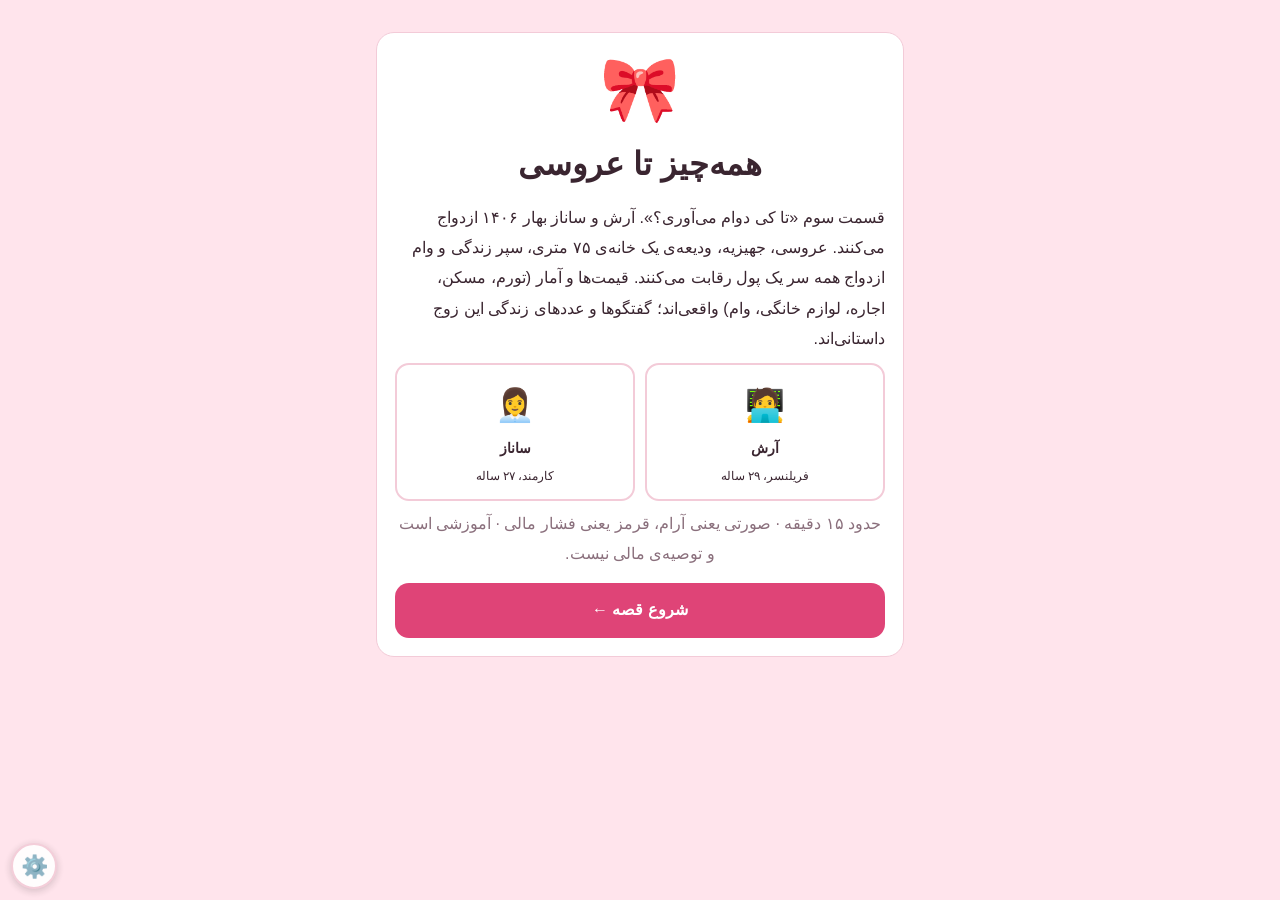
<file: financial-city-5-games-v1/03-game-c-hame-chiz-ta-aroosi.html>
<!DOCTYPE html>
<html lang="fa" dir="rtl">
<head>
<meta charset="utf-8">
<meta name="viewport" content="width=device-width, initial-scale=1, viewport-fit=cover">
<title>همه‌چیز تا عروسی</title>
<script src="assets/howler.min.js"></script>
<style>
:root{--bg:#ffe4ec;--card:#fff;--tx:#3a2530;--mu:#8a6f7c;--ac:#e0457b;--bd:#f3cbd8;--bb:#fde8ef;--bad:#c62828;--good:#2b7a5b;box-sizing:border-box;padding-top:env(safe-area-inset-top,0px);padding-bottom:env(safe-area-inset-bottom,0px)}
@media(prefers-color-scheme:dark){:root:not([data-theme="light"]){--bg:#2b1520;--card:#3a1f2c;--tx:#f8e6ee;--mu:#c9a4b4;--bd:#5a3445;--bb:#472838}}
:root[data-theme="dark"]{--bg:#2b1520;--card:#3a1f2c;--tx:#f8e6ee;--mu:#c9a4b4;--bd:#5a3445;--bb:#472838}
*{box-sizing:border-box}
html{scroll-padding-top:env(safe-area-inset-top,0px)}
body{margin:0;background:var(--bg);color:var(--tx);font-family:Vazirmatn,Tahoma,"Segoe UI",sans-serif;line-height:1.9;transition:background .8s}
#app{max-width:560px;margin:0 auto;padding:18px 16px 60px}
.top{display:flex;justify-content:space-between;align-items:center;color:var(--mu);font-size:14px}
.card{background:var(--card);border:1px solid var(--bd);border-radius:18px;padding:18px;margin:14px 0}
.big{font-size:64px;text-align:center;line-height:1.2;animation:pop .5s}
@keyframes pop{from{transform:scale(.85);opacity:0}to{transform:scale(1);opacity:1}}
@keyframes blink{50%{opacity:.35}}
h1{margin:6px 0;text-align:center}
p{margin:8px 0}
button{font:inherit;color:inherit;cursor:pointer}
.btn{display:block;width:100%;padding:12px;border-radius:14px;border:0;background:var(--ac);color:#fff;font-weight:bold;margin-top:14px;transition:background .8s}
.btn:disabled{opacity:.4}
.btn.sec{background:transparent;border:1.5px solid var(--ac);color:var(--tx)}
.ch{display:block;width:100%;text-align:right;padding:12px 14px;margin:8px 0;border-radius:14px;border:1.5px solid var(--bd);background:var(--card)}
.ch:hover{border-color:var(--ac)}
.ch.on,.hc.on{border-color:var(--ac);background:var(--bb)}
.grid{display:grid;grid-template-columns:1fr 1fr;gap:10px}
.hc{border:2px solid var(--bd);border-radius:14px;background:var(--card);padding:10px 6px;text-align:center;font-size:14px}
.bb{display:flex;gap:10px;align-items:flex-start;margin:12px 0;animation:pop .4s}
.bb>span{font-size:28px;line-height:1.4}
.bb small{display:block;font-weight:bold;color:var(--mu);font-size:13px}
.bb p{margin:0;background:var(--bb);border-radius:14px;padding:6px 12px 8px}
.q{border-top:1px dashed var(--bd);margin-top:14px;padding-top:12px}
.pr{color:var(--ac);font-weight:bold}
.rx{border-right:4px solid var(--ac);padding:4px 12px;margin-top:12px;animation:pop .4s}
.w{text-align:center;color:var(--mu)}
.hint{text-align:center;color:var(--mu);animation:blink 1.6s infinite;margin-top:16px}
.pg{height:8px;border-radius:4px;background:var(--bd);margin:6px 0 8px;overflow:hidden}.pg i{display:block;height:100%;background:var(--ac);transition:width .6s}
.row{display:flex;justify-content:space-between;align-items:center;margin:8px 0}
.row button{width:36px;height:36px;border-radius:50%;border:1.5px solid var(--bd);background:var(--card);font-size:20px}
input[type=range]{width:100%;accent-color:var(--ac)}
.tb{width:100%;border-collapse:collapse;font-size:14px}.tb td,.tb th{padding:4px 6px;border-bottom:1px solid var(--bd);text-align:center}
.pos{background:var(--bb);border-radius:12px;padding:6px 12px;font-size:14px;margin:8px 0}
.bad{color:var(--bad);font-weight:bold}.ok{color:var(--good);font-weight:bold}
.shimg{width:100%;border-radius:14px;border:1px solid var(--bd)}
textarea{width:100%;height:140px;font:inherit;border-radius:10px;border:1px solid var(--bd);background:var(--card);color:var(--tx);padding:8px}
.ov{position:fixed;inset:0;z-index:9;display:flex;flex-direction:column;align-items:center;justify-content:center;color:var(--tx);animation:fi .4s}
.ov.out{opacity:0;transition:opacity .4s}
.ov h2{margin:8px 0 0}.ov p{color:var(--mu);margin:0}
.em{position:relative;width:140px;height:140px;font-size:110px;text-align:center;line-height:140px}
.em span{position:absolute;inset:0}
.em .o{animation:fo 1s .5s forwards}
.em .n{opacity:0;animation:ageup 1s 1.2s forwards}
@keyframes fo{to{opacity:0;transform:scale(.3) rotate(-30deg)}}
@keyframes ageup{0%{opacity:0;transform:scale(.3) rotate(30deg)}70%{opacity:1;transform:scale(1.2)}100%{opacity:1;transform:scale(1)}}
@keyframes fi{from{opacity:0}}
@media (prefers-reduced-motion:reduce){.hint{animation:none}}
</style>
<script src="assets/ui.js"></script>
</head>
<body>
<div id="app"></div>
<script>
function fa(s){return String(s).replace(/\d/g,function(d){return '۰۱۲۳۴۵۶۷۸۹'[d]})}
function m1(n){return fa((Math.round(n*10)/10).toString().replace('.','٫'))}
function mt(x){return x>=1000?m1(x/1000)+' میلیارد':fa(Math.round(x))+' میلیون'}
function wav(n,d){d=d||.15;var r=8000,o=[];n.forEach(function(f){var L=r*d;for(var i=0;i<L;i++)o.push(128+Math.round(60*Math.sin(2*Math.PI*f*i/r)*(1-i/L)))});
var b=new Uint8Array(44+o.length),v=new DataView(b.buffer),s=function(p,t){for(var i=0;i<t.length;i++)b[p+i]=t.charCodeAt(i)};
s(0,'RIFF');v.setUint32(4,36+o.length,true);s(8,'WAVEfmt ');v.setUint32(16,16,true);v.setUint16(20,1,true);v.setUint16(22,1,true);v.setUint32(24,r,true);v.setUint32(28,r,true);v.setUint16(32,1,true);v.setUint16(34,8,true);s(36,'data');v.setUint32(40,o.length,true);b.set(o,44);
var t='';b.forEach(function(x){t+=String.fromCharCode(x)});return 'data:audio/wav;base64,'+btoa(t)}
var DEF={click:[[660],.07],pop:[[500,600],.06],tick:[[300],.05],good:[[523,659,784],.14],bad:[[247,196],.2],bell:[[784,988,1175],.2],win:[[523,659,784,1047],.18]};
var SND={},muted=false;
function play(k){if(muted||!window.Howl)return;try{if(!SND[k])SND[k]=new Howl({src:[wav(DEF[k][0],DEF[k][1])],format:['wav'],volume:.5});SND[k].play()}catch(e){}}

/* داده‌های واقعی و فرض‌ها (میلیون تومان) */
var INC=58,S0=450,PRICE_M2=88.5,LOAN_RATIO=0.00909;
var RENT=[[700,10,'ارزان‌تر (مثل تهرانپارس، ۸۰ متر): ودیعه ۷۰۰ + اجاره ۱۰ میلیون'],[1300,21,'میانگین مناطق ۴ و ۵: ودیعه ≈۱٫۳ میلیارد + اجاره ۲۱ میلیون']];
var BK=[['📺 تلویزیون ۵۰ اینچ',[[35,'ایرانی ارزان (کف بازار)'],[48,'میان‌رده (جی‌پلاس/ایکس‌ویژن)'],[65,'۵۵ اینچ (دوو)']]],
 ['🧊 یخچال فریزر',[[30,'۵ فوت'],[75,'دوقلوی ایرانی'],[225,'دوقلوی ۴۰ فوت']]],
 ['🧺 ماشین لباسشویی',[[12,'سطلی'],[35,'اتوماتیک ایرانی ارزان'],[75,'اسنوا ۸ کیلویی']]],
 ['🧶 فرش ماشینی ۱۲ متری',[[20,'۷۰۰ شانه'],[36,'۱۲۰۰ شانه ارزان'],[55,'۱۲۰۰ شانه کاشان']]]];
var SL=[['۷ ماه',7],['۲ سال',24],['۵ سال',60],['۱۰ سال',120]];
var AX={cl:['🧾','وضوح هزینه'],sh:['🛡️','سپر و برنامه‌ی هدف']};
var R='راوی',MD='مهدی‌یار',AR='آرش (تو)',SA='ساناز',TT='آرش (در دلت)';
var ST=[{n:'خبر خوب',e:'💍',age:'مهر ۱۴۰۵',c:['#ffe4ec','#2b1520']},
{n:'خانه‌تکانی',e:'🧾',age:'چند هفته بعد',c:['#ffdce7','#2f1623']},
{n:'سپر زندگی',e:'🛡️',age:'آبان ۱۴۰۵',c:['#fbdcf0','#2c1830']},
{n:'نردبان اهداف',e:'🪜',age:'آذر ۱۴۰۵',c:['#ffd3df','#301420']},
{n:'بودجه‌ی نهایی',e:'🎀',age:'دی ۱۴۰۵',c:['#ffe0ea','#2b1520']},
{n:'آینه',e:'🪞',age:'پایان قصه',c:['#fff0f4','#2a1a22']}];
var PR={self:'حالا سه حدس درباره‌ی خودت را مشخص کن:',guess2:'حالا دو حدس بزن:',triage:'حالا هر هزینه را دسته‌بندی کن:',views:'حالا هر سه نما را ببین:',choice:'حالا به این پرسش پاسخ بده:',shield:'حالا این اسلایدر را مشخص کن:',basket:'حالا سبد جهیزیه‌ات را بچین:',ladder:'حالا هر هدف را روی زمان بگذار:',loan:'حالا مبلغ وام را انتخاب کن:',timed:'⏱️ حالا سریع جواب بده (۱۵ ثانیه وقت داری):',alloc:'حالا ده سهم منابع را بین هدف‌ها تقسیم کن:'};

var M=[
{st:0,e:'💍',t:'self',d:[
 ['📖',R,'مهر ۱۴۰۵. آرش ۲۹ ساله و ساناز ۲۷ ساله بعد از دو سال آشنایی قرار عروسی را بهار ۱۴۰۶ گذاشته‌اند. خانواده‌ها خوشحال‌اند و فهرست خرج‌ها هر روز بلندتر می‌شود. (گفتگوها و عددهای زندگی این زوج داستانی‌اند؛ قیمت‌ها و آمار بازار واقعی‌اند.)'],
 ['👩‍💼',SA,'«من هم ذوق دارم هم می‌ترسم. هر جا حساب می‌کنم عدد بزرگ‌تر از چیزی می‌شود که فکر می‌کردم.»'],
 ['🧑‍🏫',MD,'«قبل از هر عددی، سه حدس درباره‌ی خودتان بزنید. آخر قصه می‌سنجیم؛ قضاوتی در کار نیست.»']],
 q:'سه حدس درباره‌ی خودت',k:'حدس‌ها ثبت می‌شوند و آخر قصه با رفتار تو سنجیده می‌شوند.'},
{st:0,e:'🏠',t:'guess2',d:[
 ['🧑‍💻',AR,'«ساناز، فکر می‌کنی قسط ماهانه‌ی وام ازدواج چقدر می‌شود؟ و یک متر مسکن در تهران چند است؟»'],
 ['👩‍💼',SA,'«هر کدام را حدس بزنیم؛ آخر قصه جوابش را از داده‌های واقعی می‌بینیم.»']],
 q:'دو حدس',k:'حدس قبل از دیدن واقعیت، یادگیری را عمیق‌تر می‌کند. جواب‌ها را در ماژول‌های بعد و آینه می‌بینی.'},
{st:1,e:'🧾',t:'triage',d:[
 ['📖',R,'جمعه‌شب، یک لپ‌تاپ و یک فهرست. ساناز و آرش هزینه‌های ماهانه‌شان را می‌نویسند تا ببینند «پول کجا می‌رود».'],
 ['👩‍💼',SA,'«هر خرج یا ضروری است، یا قابل‌تغییر، یا برای تصویر ما پیش دیگران.»'],
 ['🧑‍🏫',MD,'«خرج «هویتی» بد نیست؛ فقط باید بدانی چقدر از درآمدت را می‌خورد.»']],
 q:'هر هزینه در کدام دسته است؟',c:[['اجاره‌ی فعلی',14,0],['خوراک و میوه و خانه',9,0],['اینترنت و قبض‌ها',3,0],['رفت‌وآمد',4,0],['اشتراک‌ها و سرگرمی',2.5,1],['رستوران و کافه‌ی آخر هفته',5,1],['لباس و ظاهر (هر ماه)',3,2],['هدیه و مهمانی‌های فامیلی',2.5,2],['قسط ماشین بهتر',6,2],['دورهمی‌های شلوغ و برند',2,2]],
 k:'«ضروری» یعنی بدون آن زندگی نمی‌چرخد؛ «قابل‌تغییر» یعنی می‌توان کم یا زیادش کرد؛ «هویتی» یعنی بخشی از آن برای تصویری است که دیگران می‌بینند. (اعداد این زوج داستانی است.)'},
{st:1,e:'🔍',t:'views',vf:'v4',views:['۱. نقشه‌ی هزینه','۲. اگر هویتی نصف شود','۳. اگر درآمد ۲۰٪ بالا برود'],d:[
 ['🧑‍🏫',MD,'«حالا سه نگاه به همین هزینه‌ها: عدد واقعی، اگر هویتی نصف شود، و اگر درآمد بیشتر شود.»']],
 q:'سه نما را ببین.',k:'درآمد بیشتر فقط وقتی کمک می‌کند که هزینه‌ها همراهش بالا نروند. با تورم ماهانه‌ی بالا، «درآمد ۲۰٪ بیشتر» می‌تواند در چند ماه بخورد.'},
{st:1,e:'🎯',t:'choice',dm:['cl'],d:[
 ['👩‍💼',SA,'«پس مشکل ما درآمد کم است یا خرج‌هایمان؟»'],
 ['🧑‍💻',TT,'«هر دو یک‌کم... ولی کدام را می‌توانم همین هفته تغییر بدهم؟»']],
 q:'اول چه را تغییر می‌دهید؟',o:[['منتظر ارتقا یا افزایش درآمد می‌مانیم.',{cl:0},0],['اول هزینه‌ی هویتی (قسط ماشین و ظاهر) را کم می‌کنیم.',{cl:3},.5],['هم درآمد و هم هزینه، با عدد و تاریخ.',{cl:2},.3]],
 on:function(o){G.cut=o[2];G.E=51-13.5*G.cut;G.eSet=1},
 k:'وقتی ریشه‌ی مشکل را با عدد می‌بینی، می‌دانی اول کدام اهرم را بکشی. هزینه‌ی هویتی سریع‌ترین اهرم است، چون تصمیمش دست خودت است.'},
{st:1,e:'👵',t:'choice',dm:['cl'],d:[
 ['👩‍🦳','مادر آرش','«بچه‌ها، تالار را بگیریم؟ من برای شما کمی کنار گذاشته‌ام، ولی نمی‌دانم چقدر لازم دارید.»'],
 ['🧑‍💻',TT,'«خودمان هم هنوز دقیق نمی‌دانیم...»'],
 ['🧑‍🏫',MD,'«حرف زدن درباره‌ی پول با خانواده یک مهارت است: عدد، تاریخ، و درخواست مشخص.»']],
 q:'آرش چه می‌گوید؟',o:[['«همه‌چیز خوب است؛ کمکی نمی‌خواهیم.»',{cl:0},0],['«تا بهمن حدود ۱۰۰ میلیون برای ودیعه کمک می‌کنید؟»',{cl:3},100],['«هر کاری شما بخواهید می‌کنیم.»',{cl:1},0]],
 on:function(o){G.fam=o[2]},
 k:'درخواست مشخص (عدد + تاریخ) به خانواده امکان کمک واقعی می‌دهد. «همه‌چیز خوب است» یا «هر چه شما بخواهید» معمولاً بدون کمک و با فشار بیشتر تمام می‌شود.'},
{st:2,e:'🛡️',t:'choice',dm:[],d:[
 ['📖',R,'آبان. همکار ساناز ناگهان بیمار شد و خانواده‌اش ماه‌ها درگیر هزینه‌ی درمان بود. ساناز شب‌ها بیدار می‌ماند.'],
 ['👩‍💼',SA,'«اگر چنین چیزی برای ما پیش بیاید، وسط ماه عسل بدهکار می‌شویم.»'],
 ['🧑‍🏫',MD,'«به این می‌گویند «سپر»: ذخیره‌ی نقد، بیمه، مهارت درآمد دوم و شبکه‌ی حمایتی. هر کدام هزینه دارد و هزینه‌ی فرصت.»']],
 q:'کدام خطر بیشتر نگرانت می‌کند؟',o:[['بیماری یا هزینه‌ی ناگهانی درمان',{},0],['کاهش یا قطع درآمد آرش (فریلنس)',{},1],['جهش اجاره',{},2],['فشار تورم و قیمت‌ها',{},3]],
 on:function(o){G.risk=o[2]},k:'این پرسش جواب درست ندارد؛ فقط جهت نگرانی تو را نشان می‌دهد. سپر خوب چند لایه است.'},
{st:2,e:'🧱',t:'shield',dm:['sh'],d:[
 ['🧑‍🏫',MD,'«سپر نقد را با «ماه هزینه» بسنجیم. هر ماه سپر پولی است که دیگر برای عروسی نیست.»'],
 ['🧑‍💻',TT,'«درآمد من نوسان دارد. ساناز حقوق ثابت دارد.»']],
 q:'سپر نقدِ آرش و ساناز چند ماه هزینه باشد؟',k:'قاعده‌ی رایج ۳ تا ۶ ماه هزینه است و برای درآمد نوسانی به سمت ۶ می‌رود. این یک راهنمای آموزشی است، نسخه‌ی شخصی نیست.'},
{st:2,e:'🤝',t:'choice',dm:['sh'],d:[
 ['👩‍💼',SA,'«پس باید از بودجه‌ی عروسی کم کنیم. آرش، تو چه می‌گویی؟»'],
 ['🧑‍💻',TT,'«اگر سپر بزرگ بگذاریم عروسی کوچک‌تر می‌شود؛ اگر عروسی بزرگ بگیریم سپر نازک می‌شود.»']],
 q:'چه توافقی؟',o:[['اول سپر؛ عروسی با هر چه ماند.',{sh:3},0],['نصف‌نصف.',{sh:2},0],['اول عروسی؛ سپر را بعداً می‌سازیم.',{sh:0},0]],
 k:'سپر را قبل از هزینه‌ی بزرگ بساز؛ بعد از آن، وقتی بحران می‌رسد دیر است.'},
{st:2,e:'🎞️',t:'views',vf:'v10',views:['۱. بیماری ناگهانی','۲. نصف شدن درآمد آرش','۳. جهش اجاره'],d:[
 ['🧑‍🏫',MD,'«سه رخداد روی نقشه‌ی شما؛ با سپر خودتان.»']],
 q:'سه رخداد را ببین.',k:'سپر همه‌چیز را حل نمی‌کند، ولی تفاوت «یک ماجرا» و «یک بحران» است.'},
{st:3,e:'🧺',t:'basket',d:[
 ['📖',R,'آذر. جهیزیه اولین ردیف بزرگ فهرست است. مادر ساناز چهار قلم اصلی را مشخص کرده: تلویزیون، یخچال، لباسشویی و فرش ۱۲ متری.'],
 ['👩‍💼',SA,'«قیمت‌ها را که دیدم دلم ریخت. ماه به ماه هم گران‌تر می‌شود.»'],
 ['🧑‍🏫',MD,'«قیمت‌ها واقعی‌اند (بهمن ۱۴۰۴ تا خرداد ۱۴۰۵) ولی بازه‌اند. هر ردیف را خودت انتخاب کن.»']],
 q:'سبد جهیزیه‌ات چیست؟',k:'جهیزیه‌ی کامل فقط ۴ قلم نیست؛ مبلمان، آشپزخانه، خواب و ده‌ها قلم دیگر هم دارد. چهار قلم اصلی حدود یک‌چهارم کل بود (در جمع‌بندی اسفند ۱۴۰۳).'},
{st:3,e:'🪜',t:'ladder',dm:['sh'],d:[
 ['👩‍💼',SA,'«حالا همه‌ی خواسته‌ها را روی زمان بچینیم: کدام را کی؟»'],
 ['🧑‍🏫',MD,'«هر هدف با منابع همان زمان سنجیده می‌شود: پس‌انداز فعلی + وام + کمک خانواده + پس‌اندازِ ماهانه.»']],
 q:'هر هدف را روی زمان بگذار.',k:'هدف بدون تاریخ آرزوست. تاریخ، مبلغ ماهانه را مشخص می‌کند و تضاد بین هدف‌ها را قبل از پرداخت نشان می‌دهد.'},
{st:3,e:'🏦',t:'loan',d:[
 ['👩‍💼',SA,'«وام ازدواج را هم داریم؛ مبلغ و قسطش چقدر است؟»'],
 ['🧑‍🏫',MD,'«۳۰۰ میلیون برای هر نفر، ۱۰ سال، کارمزد ۴٪؛ قسط حدود ۲٫۷۲۷ میلیون برای هر ۳۰۰ میلیون. ولی صف طولانی است و طبق گزارش‌ها بیش از یک میلیون نفر در صف‌اند.»']],
 q:'چه مقدار وام در برنامه می‌گذاری؟',k:'وام منبع است، نه رایگان: قسطش هر ماه از ظرفیت پس‌انداز کم می‌کند. و زمان رسیدنش نامطمئن است.'},
{st:3,e:'⏱️',t:'timed',def:2,dm:['cl'],d:[
 ['👨‍🦳','آقای کیانی (پدر ساناز)','«۵۰۰ نفر کم است! آبرو هم دارد. تالار بزرگ می‌گیریم، شما نگران نباشید.»'],
 ['👩‍🦳','مادر آرش','«ما هم فامیل زیاد داریم...»'],
 ['👩‍💼',SA,'«آرش، چه می‌گویی؟ زود جواب بده.»']],
 q:'آرش چه می‌گوید؟',o:[['«قبول می‌کنیم؛ آبرو مهم است.»',{cl:0},450],['«ما حدود ۲۵۰ میلیون داریم؛ با همین عدد برنامه می‌چینیم.»',{cl:3},250],['سکوت می‌کنم تا بعداً حل شود.',{cl:0},400]],
 on:function(o){G.wed=o[2];G.wSet=1},
 k:'عدد روی میز بگذار. سکوت یا «بعداً» معمولاً به بزرگ‌ترین عدد فشار اجتماعی می‌رسد.'},
{st:4,e:'🎀',t:'alloc',dm:['sh'],d:[
 ['🧑‍🏫',MD,'«حالا بودجه‌ی نهایی. منابع شما را ده سهم کرده‌ام. هر هدف چقدر سهم می‌گیرد؟»'],
 ['👩‍💼',SA,'«رنگ صفحه را نگاه کن؛ هر کسری می‌آید قرمزتر می‌شود.»']],
 q:'ده سهم را بین پنج ردیف تقسیم کن.',k:'کسری یعنی یکی از هدف‌ها باید کوچک‌تر یا دیرتر شود، منبعی اضافه شود، یا مصالحه‌ای با خانواده انجام شود. فرقی ندارد کدام؛ مهم است کسری را قبل از پرداخت ببینی.'}
];
var S,X,I,G,CI,AL,TM,TO,VS,LS,RN=0,CUR=-1,CHATON=false,app=document.getElementById('app');
function ap(d,dm){for(var k in d)S[k]+=d[k];for(var j=0;j<dm.length;j++)X[dm[j]]+=3}
function pc(k){return X[k]?Math.round(S[k]/X[k]*100):0}
function fourSum(){var s=0;BK.forEach(function(b,i){s+=b[1][G.jt[i]][0]});return s}
function jah(){return G.J!=null?G.J:fourSum()*(1+G.rest)}
function cap(){var rm=RENT[G.rent][1];return INC-(G.E-14+rm)}
function res(t){return S0+(G.loan!=null?G.loan:600)+G.fam+cap()*t}
function needs(){var n=0;if(G.wSet)n+=G.wed;if(G.J!=null)n+=G.J;if(G.rSet)n+=RENT[G.rent][0];if(G.shSet)n+=G.shm*G.E;return n}
function pressure(){if(G.cov!=null)return Math.max(0,Math.min(1,1-G.cov));var n=needs();if(n<=0)return .05;return Math.max(.05,Math.min(1,(n-res(7))/n))}
function hex(h){return [parseInt(h.slice(1,3),16),parseInt(h.slice(3,5),16),parseInt(h.slice(5,7),16)]}
function mixc(a,b,t){var x=hex(a),y=hex(b);return '#'+[0,1,2].map(function(i){var v=Math.round(x[i]+(y[i]-x[i])*t).toString(16);return v.length<2?'0'+v:v}).join('')}
function dark(){var t=document.documentElement.getAttribute('data-theme');return t?t=='dark':!!(window.matchMedia&&matchMedia('(prefers-color-scheme: dark)').matches)}
function theme(){var p=pressure(),s=CUR<0?0:CUR,bgc=ST[s].c[dark()?1:0],red=dark()?'#5a1d1d':'#f6b3ab',st=document.documentElement.style;st.setProperty('--bg',mixc(bgc,red,Math.min(p,1)*.85));st.setProperty('--ac',mixc('#e0457b','#c62828',Math.min(p,1)))}
function hdr(){var n=Math.min(I+1,16),p=pressure();return '<div class="top"><span>🎀 همه‌چیز تا عروسی</span><span>'+fa(n)+' از ۱۶</span><button onclick="muteT(this)" style="background:none;border:0">'+(muted?'🔇':'🔊')+'</button></div><div class="pg"><i style="width:'+(n*100/16)+'%"></i></div><div class="row" style="font-size:12px;margin:0"><span>'+(p>.6?'💔':'💖')+' فشار مالی</span><span>'+fa(Math.round(p*100))+'٪</span></div><div class="pg"><i style="width:'+Math.round(p*100)+'%;background:#c62828"></i></div>'}
function muteT(b){muted=!muted;b.textContent=muted?'🔇':'🔊'}
function hub(){CUR=-1;CHATON=false;G={rent:0,E:51,fam:0,wed:250,rest:2.8,jt:[1,1,1,1],shm:3,tri:[]};theme();document.documentElement.style.removeProperty('--bg');
 app.innerHTML='<div class="card"><div class="big">🎀</div><h1>همه‌چیز تا عروسی</h1><p>قسمت سوم «تا کی دوام می‌آوری؟». آرش و ساناز بهار ۱۴۰۶ ازدواج می‌کنند. عروسی، جهیزیه، ودیعه‌ی یک خانه‌ی ۷۵ متری، سپر زندگی و وام ازدواج همه سر یک پول رقابت می‌کنند. قیمت‌ها و آمار (تورم، مسکن، اجاره، لوازم خانگی، وام) واقعی‌اند؛ گفتگوها و عددهای زندگی این زوج داستانی‌اند.</p><div class="grid"><div class="hc"><div style="font-size:32px">🧑‍💻</div><b>آرش</b><br><small>فریلنسر، ۲۹ ساله</small></div><div class="hc"><div style="font-size:32px">👩‍💼</div><b>ساناز</b><br><small>کارمند، ۲۷ ساله</small></div></div><p class="w">حدود ۱۵ دقیقه · صورتی یعنی آرام، قرمز یعنی فشار مالی · آموزشی است و توصیه‌ی مالی نیست.</p><button class="btn" onclick="go()">شروع قصه ←</button></div>'}
function go(){I=0;S={cl:0,sh:0};X={cl:0,sh:0};G={s1:5,s2:5,s3:3,g1:3,g2:60,rent:0,E:51,fam:0,wed:250,rest:2.8,jt:[1,1,1,1],shm:3,tri:[],cut:0,loan:null,cov:null};LS={wed:0,jah:0,dep:0,sh:0,house:3};CUR=-1;r(0)}
function age(s,prev,cb){var o=document.createElement('div');o.className='ov';o.style.background=ST[s].c[dark()?1:0];
 o.innerHTML='<div class="em"><span class="o">'+(prev<0?'✨':ST[prev].e)+'</span><span class="n">'+ST[s].e+'</span></div><h2>'+(prev<0?'':'ادامه‌ی قصه... ')+ST[s].n+'</h2><p>'+ST[s].age+'</p>';
 document.body.appendChild(o);CUR=CUR;theme();play('bell');CHATON=false;var d=false;
 function end(){if(d)return;d=true;o.classList.add('out');setTimeout(function(){o.remove();cb()},400)}
 o.onclick=end;setTimeout(end,3000)}
function bub(l){return '<div class="bb"><span>'+l[0]+'</span><div><small>'+l[1]+'</small><p>'+l[2]+'</p></div></div>'}
function head(m){var s=ST[m.st];return '<div class="top"><span>'+s.e+' '+s.n+' · '+s.age+'</span><span>ماژول '+fa(I+1)+' از ۱۶</span></div>'}
function getD(m){return typeof m.d=='function'?m.d():(m.d||[]).slice()}
function r(n){clearInterval(TM);var m=M[I];
 if(n==0&&m.st!==CUR){var s=m.st,pv=CUR;CHATON=false;CUR=s;age(s,pv,function(){r2(0)});return}
 r2(n)}
function r2(n){RN=n;clearInterval(TM);var m=M[I],D0=getD(m),inter=n>=D0.length;CHATON=!inter;play('pop');theme();
 var h=hdr()+'<div class="card">'+head(m)+(n==0?'<div class="big">'+m.e+'</div>':'')+D0.slice(0,Math.min(n+1,D0.length)).map(bub).join('');
 if(inter)h+='<div class="q"><p class="pr">👉 '+PR[m.t]+'</p><p><b>'+m.q+'</b></p><div id="ui">'+ui(m)+'</div></div>';
 else h+='<p class="hint">👆 برای ادامه‌ی گفتگو روی صفحه بزن</p>';
 app.innerHTML=h+'</div>';if(inter&&m.t=='timed')timer(m);
 setTimeout(function(){window.scrollTo({top:document.body.scrollHeight,behavior:'smooth'})},60)}
document.addEventListener('click',function(e){if(!CHATON||e.target.closest('button'))return;r2(RN+1)});
document.addEventListener('keydown',function(e){if(CHATON&&(e.key==' '||e.key=='Enter')){e.preventDefault();r2(RN+1)}});
function slr(id,mn,mx,v,lab,sfx,st){sfx=sfx||'';return '<div class="row"><b>'+lab+'</b><span id="'+id+'v">'+fa(v)+sfx+'</span></div><input id="'+id+'" type="range" min="'+mn+'" max="'+mx+'" step="'+(st||1)+'" value="'+v+'" oninput="document.getElementById(\''+id+'v\').textContent=fa(this.value)+\''+sfx+'\'">'}
function opts(m){return m.o.map(function(o,j){return '<button class="ch" onclick="pk('+j+')">'+o[0]+'</button>'}).join('')}
function ui(m){
 if(m.t=='choice')return opts(m);
 if(m.t=='timed')return '<div class="pg"><i id="tb" style="width:100%"></i></div><p class="w" id="tc">'+fa(15)+' ثانیه</p>'+opts(m);
 if(m.t=='self')return slr('s1',1,10,5,'خودم را در تشخیص «ضروری» از «هویتی» چقدر دقیق می‌دانم؟ (۱ تا ۱۰)')+slr('s2',1,10,5,'برای اتفاقات ناگهانی چقدر آماده‌ایم؟ (۱ تا ۱۰)')+slr('s3',1,5,3,'اگر درآمدمان بیشتر شود، خرج عروسی خودبه‌خود جور می‌شود. (۱ مخالف … ۵ موافق)')+'<button class="btn" onclick="ss()">ثبت حدس‌ها</button>';
 if(m.t=='guess2')return slr('g1',1,10,3,'قسط ماهانه‌ی وام ۳۰۰ میلیونی ازدواج (میلیون تومان)',' م',.5)+slr('g2',20,150,60,'میانگین قیمت هر متر مسکن تهران (میلیون تومان)',' م',5)+'<button class="btn" onclick="sg()">ثبت حدس‌ها</button>';
 if(m.t=='triage'){CI=0;G.tri=[];return triUI()}
 if(m.t=='views'){VS=[];return viewsUI()}
 if(m.t=='shield'){setTimeout(function(){var e=document.getElementById('sh');var u=function(){var v=+e.value,t=document.getElementById('shc');if(t)t.innerHTML='هزینه‌ی این سپر: <b>'+mt(v*G.E)+'</b> · '+fa(Math.round(v*G.E/700*100))+'٪ ودیعه‌ی ۷۰۰ میلیونی'};if(e){e.addEventListener('input',u);u()}},0);return slr('sh',0,8,3,'ماه‌های هزینه در سپر',' ماه')+'<div class="pos" id="shc"></div><button class="btn" onclick="ssh()">ثبت</button>'}
 if(m.t=='basket')return basketUI();
 if(m.t=='ladder')return ladderUI();
 if(m.t=='loan')return loanUI();
 if(m.t=='alloc'){AL=[0,0,0,0,0];return allocUI()}}
function timer(m){TO=0;var t0=Date.now(),L=15000;TM=setInterval(function(){var left=L-(Date.now()-t0),b=document.getElementById('tb'),c=document.getElementById('tc');if(b)b.style.width=Math.max(left/L,0)*100+'%';if(c)c.textContent=fa(Math.max(Math.ceil(left/1000),0))+' ثانیه';if(left<=0){clearInterval(TM);TO=1;pk(m.def)}},100)}
function pk(j){clearInterval(TM);var m=M[I],o=m.o[j];ap(o[1],m.dm||[]);if(m.on)m.on(o);fin(o[0])}
function ss(){G.s1=+document.getElementById('s1').value;G.s2=+document.getElementById('s2').value;G.s3=+document.getElementById('s3').value;fin('تشخیص '+fa(G.s1)+' از ۱۰ · آمادگی '+fa(G.s2)+' از ۱۰ · باور '+fa(G.s3)+' از ۵')}
function sg(){G.g1=+document.getElementById('g1').value;G.g2=+document.getElementById('g2').value;fin('قسط '+m1(G.g1)+' میلیون · هر متر '+m1(G.g2)+' میلیون')}
function triUI(){var c=M[I].c[CI];return '<p class="w" style="font-size:18px">«'+c[0]+'»</p><p class="w"><b>'+m1(c[1])+' میلیون در ماه</b></p><div class="grid" style="grid-template-columns:repeat(3,1fr)"><button class="hc" onclick="tr(0)">✅ ضروری</button><button class="hc" onclick="tr(1)">🔄 قابل‌تغییر</button><button class="hc" onclick="tr(2)">👑 هویتی</button></div><p class="w">'+fa(CI+1)+' از ۱۰</p>'}
function tr(j){var c=M[I].c[CI];X.cl+=3;if(j==c[2])S.cl+=3;G.tri.push([c,j]);CI++;play('tick');
 if(CI>=M[I].c.length){var ok=G.tri.filter(function(x){return x[1]==x[0][2]}).length,bad=G.tri.filter(function(x){return x[1]!=x[0][2]}),nm=['ضروری','قابل‌تغییر','هویتی'];
  fin('دقت تو: '+fa(ok)+' از ۱۰',bad.length?'<p class="w" style="font-size:13px">متفاوت با دسته‌بندی مرجع: '+bad.map(function(x){return x[0][0]+' ('+nm[x[0][2]]+')'}).join('، ')+'</p>':'<p class="ok">همه‌ی دسته‌ها با مرجع یکی بود.</p>')}
 else document.getElementById('ui').innerHTML=triUI()}
function viewsUI(){var m=M[I],h='<div class="grid" style="grid-template-columns:repeat(3,1fr)">'+m.views.map(function(t,j){return '<button class="hc'+(VS.cur==j?' on':'')+'" onclick="vw('+j+')">'+(VS.indexOf(j)>-1?'✔ ':'')+t+'</button>'}).join('')+'</div>';
 if(VS.cur>=0)h+=VIEWS[m.vf](VS.cur);else h+='<p class="w">یکی را انتخاب کن.</p>';
 if(VS.length==3)h+='<div class="rx">💡 '+m.k+'</div><button class="btn" onclick="nx()">ادامه ←</button>';return h}
function vw(j){if(VS.indexOf(j)<0)VS.push(j);VS.cur=j;play('pop');document.getElementById('ui').innerHTML=viewsUI()}
function barRow(l,v,t,c){return '<div class="row" style="margin:2px 0"><span>'+l+'</span><b>'+m1(v)+' م</b></div><div class="pg"><i style="width:'+Math.round(v/t*100)+'%;background:'+c+'"></i></div>'}
var VIEWS={
v4:function(j){var t=51;
 if(j==0)return barRow('✅ ضروری',30,t,'#2b7a5b')+barRow('🔄 قابل‌تغییر',7.5,t,'#e0a21b')+barRow('👑 هویتی',13.5,t,'#e0457b')+'<p>جمع هزینه‌ی ماهانه‌ی داستان: ۵۱ میلیون؛ درآمد مشترک ۵۸ میلیون؛ پس‌انداز ماهانه ۷ میلیون. هویتی ≈ ۲۶٪ هزینه است.</p><p class="w" style="font-size:13px">مرجع واقعی: میانگین خانوار شهری ۱۴۰۳ (مرکز آمار): هزینه ≈۲۷۰ و درآمد ≈۳۴۰ میلیون در سال (≈۲۲٫۵ و ۲۸٫۳ در ماه)؛ ۱۳۹۶: ۳۲٫۹ و ۳۶٫۶ میلیون در سال.</p>';
 if(j==1)return '<p>هویتی ۱۳٫۵ ← ۶٫۷۵ میلیون: ماهی <b>۶٫۷۵ میلیون</b> آزاد می‌شود.</p><p>در ۷ ماه حدود <b>۴۷ میلیون</b>؛ برابر ۷٪ ودیعه‌ی ۷۰۰ میلیونی.</p><p class="w" style="font-size:13px">تصمیمش دست خودت است؛ فقط به «تصویر» بستگی دارد، نه به بازار.</p>';
 var e7=51*Math.pow(1.042,7);return '<p>درآمد ۲۰٪ بالا: ۵۸ ← ۶۹٫۶ میلیون.</p><p>ولی با تورم ماهانه‌ی <b>۴٫۲٪</b> (مرکز آمار، شهریور ۱۴۰۵)، هزینه‌ی ۵۱ میلیونی بعد از ۷ ماه حدود <b>'+m1(e7)+' میلیون</b> می‌شود (+۳۴٪).</p><p>پس‌انداز ماهانه از ۷ به <b class="'+(69.6-e7<7?'bad':'ok')+'">'+m1(69.6-e7)+' میلیون</b> می‌رسد.</p><p class="w" style="font-size:13px">فرض ساده: همه‌ی هزینه‌ها با تورم عمومی بالا می‌روند. در خرداد ۱۴۰۵ «مبلمان و لوازم خانگی» ماهانه ۹٫۷٪ گران شد.</p>'},
v10:function(j){var E=G.E,sh=G.shm*E,ev=[['بیماری یا هزینه‌ی درمان ناگهانی',40],['درآمد آرش دو ماه نصف می‌شود (۱۵ از ۳۰ میلیون)',30],['جهش اجاره ۳۱٪ روی اجاره‌ی ۱۰ میلیونی در یک سال',37]][j],cov=Math.min(1,sh/ev[1]);
 return '<p><b>'+ev[0]+'</b></p><p>هزینه: <b>'+fa(ev[1])+' میلیون</b></p><p>سپر تو ('+fa(G.shm)+' ماه): <b>'+m1(sh)+' میلیون</b> ← پوشش <b class="'+(cov>=1?'ok':'bad')+'">'+fa(Math.round(cov*100))+'٪</b></p>'+(cov<1?'<p class="bad">کسری: '+m1(ev[1]-sh)+' میلیون (باید از وام، قرض یا کاهش هزینه جبران شود)</p>':'<p class="ok">سپر همه‌ی رخداد را پوشش می‌دهد.</p>')+(j==2?'<p class="w" style="font-size:13px">رشد رسمی اجاره (اردیبهشت ۱۴۰۵: ۳۳٫۲٪ سالانه) برای همه‌ی قراردادها است؛ قرارداد جدید ممکن است بیشتر بالا برود.</p>':'')}};
function ssh(){G.shm=+document.getElementById('sh').value;G.shSet=1;var m=G.shm,d=(m>=4&&m<=6)?3:(m==3||m==7)?2:(m==2||m==8)?1:0;ap({sh:d},['sh']);fin(fa(m)+' ماه هزینه ('+mt(m*G.E)+')','<p>هزینه‌ی فرصت: این سپر برابر <b>'+fa(Math.round(m*G.E/700*100))+'٪</b> ودیعه‌ی ۷۰۰ میلیونی یا <b>'+fa(Math.round(m*G.E/jah()*100))+'٪</b> جهیزیه است.</p>')}
function basketUI(){var h='';BK.forEach(function(b,i){h+='<p style="margin:6px 0 2px"><b>'+b[0]+'</b></p><div class="grid" style="grid-template-columns:repeat(3,1fr)">'+b[1].map(function(t,j){return '<button class="hc'+(G.jt[i]==j?' on':'')+'" onclick="bk('+i+','+j+')">'+fa(t[0])+' م<br><small>'+t[1]+'</small></button>'}).join('')+'</div>'});
 var f=fourSum();h+='<p class="pos">۴ قلم: <b>'+fa(f)+' میلیون</b></p>'+slr('rs',1,4,G.rest,'«بقیه‌ی اقلام» (مبلمان، آشپزخانه، خواب...) برابر چند برابر ۴ قلم؟','×',.2)+'<p class="pos" id="jt">جهیزیه‌ی کامل (برآورد): <b>'+mt(f*(1+G.rest))+'</b></p><p class="w" style="font-size:13px">قیمت‌ها: ۲۸ بهمن ۱۴۰۴ و ۳ خرداد ۱۴۰۵؛ فرش: لیست‌های ترب (تاریخ دقیق نامشخص). ضریب ۲٫۸: ۴ قلم ≈ ۲۷٪ جهیزیه‌ی ۲۹۰ میلیونی در اسفند ۱۴۰۳. عدد کل برآورد است، نه قیمت. در خرداد ۱۴۰۵ لوازم خانگی ماهانه ۹٫۷٪ گران شد.</p><button class="btn" onclick="sb()">ثبت سبد</button>';
 setTimeout(function(){var e=document.getElementById('rs');if(e)e.addEventListener('input',function(){G.rest=+this.value;var t=document.getElementById('jt');if(t)t.innerHTML='جهیزیه‌ی کامل (برآورد): <b>'+mt(fourSum()*(1+G.rest))+'</b>'})},0);return h}
function bk(i,j){G.jt[i]=j;G.J=fourSum()*(1+G.rest);theme();play('tick');document.getElementById('ui').innerHTML=basketUI()}
function sb(){G.rest=+document.getElementById('rs').value;G.J=fourSum()*(1+G.rest);fin('۴ قلم '+mt(fourSum())+' · کل (برآورد) '+mt(G.J),'<div class="pos">جهیزیه '+fa(Math.round(G.J/(res(7)+0)*100))+'٪ منابع ۷ ماه آینده است.</div>')}
function goals(){var E=G.E;return [['wed','💒 عروسی',G.wed],['jah','🧺 جهیزیه کامل',jah()],['dep','🏠 ودیعه‌ی ۷۵ متری',RENT[G.rent][0]],['sh','🛡️ سپر',G.shm*E],['house','🏡 خرید خانه ۷۵ متری',75*PRICE_M2]]}
function ladderUI(){var gs=goals(),h='<p style="margin:4px 0"><b>ودیعه‌ی ۷۵ متری:</b></p>'+RENT.map(function(x,j){return '<button class="ch'+(G.rent==j?' on':'')+'" onclick="rn('+j+')">'+x[2]+'</button>'}).join('');
 h+='<p class="w" style="font-size:13px">آگهی‌های بهمن ۱۴۰۴ (نبض بورس). هر ۱ میلیون ودیعه ≈ ۳۰ هزار تومان اجاره‌ی ماهانه.</p>';
 gs.forEach(function(g){h+='<p style="margin:8px 0 2px"><b>'+g[1]+'</b> · '+mt(g[2])+'</p><div class="grid" style="grid-template-columns:repeat(4,1fr)">'+SL.map(function(s,k){return '<button class="hc'+(LS[g[0]]==k?' on':'')+'" onclick="ls(\''+g[0]+'\','+k+')">'+s[0]+'</button>'}).join('')+'</div>'});
 h+='<table class="tb" style="margin-top:12px"><tr><th>تا</th><th>هدف‌های این زمان</th><th>منابع</th><th></th></tr>';
 for(var k=0;k<4;k++){var c=0;gs.forEach(function(g){if(g[0]!='house'&&LS[g[0]]<=k)c+=g[2]});var rr=res(SL[k][1]);h+='<tr><td>'+SL[k][0]+'</td><td>'+mt(c)+'</td><td>'+mt(rr)+'</td><td>'+(c<=rr?'<span class="ok">✅</span>':'<span class="bad">❌</span>')+'</td></tr>'}
 var hc=75*PRICE_M2,hs=res(120);h+='</table><p class="pos">🏡 خانه‌ی ۷۵ متری: ≈ <b>'+mt(hc)+'</b> (بانک مرکزی، مرداد ۱۴۰۳: ۸۸٫۵ میلیون در متر؛ مرکز آمار ≈۸۰٫۸ و اتحادیه ۹۰ تا ۱۰۰). منابع ۱۰ ساله‌ی فعلی: <b>'+mt(hs)+'</b>؛ فاصله ≈ <b class="bad">'+mt(Math.max(0,hc-hs))+'</b> (اسمی، بدون سود و رشد قیمت).</p><p class="w" style="font-size:13px">ظرفیت پس‌انداز ماهانه: '+m1(cap())+' میلیون.</p><button class="btn" onclick="sl()">ثبت نردبان</button>';return h}
function rn(j){G.rent=j;G.rSet=1;theme();document.getElementById('ui').innerHTML=ladderUI()}
function ls(k,s){LS[k]=s;G.rSet=1;play('tick');theme();document.getElementById('ui').innerHTML=ladderUI()}
function sl(){var gs=goals(),okc=0;for(var k=0;k<4;k++){var c=0;gs.forEach(function(g){if(g[0]!='house'&&LS[g[0]]<=k)c+=g[2]});if(c<=res(SL[k][1]))okc++}
 var d=Math.round(3*okc/4);ap({sh:d},['sh']);G.rSet=1;G.shSet=G.shSet||1;fin(fa(okc)+' از ۴ بازه‌ی زمانی از نظر منابع شدنی است.','<p class="w" style="font-size:13px">سه نمره‌ی مشکل: هدف‌های هم‌زمان، جهیزیه و ودیعه. خانه‌ی ۷۵ متری برای ۱۰ سال بدون جهش درآمد یا کمک بزرگ شدنی نیست.</p>')}
function loanUI(){var h='<div class="grid" style="grid-template-columns:repeat(3,1fr)">'+[0,300,600].map(function(v){return '<button class="hc'+(G.loan==v?' on':'')+'" onclick="ln('+v+')">'+(v?fa(v)+' میلیون<br><small>'+(v==300?'یک نفر':'هر دو نفر')+'</small>':'بدون وام')+'</button>'}).join('')+'</div>';
 if(G.loan!=null){var q=G.loan*LOAN_RATIO;h+='<p class="pos">قسط ماهانه: <b>'+m1(q)+' میلیون</b> (۱۰ سال) = '+fa(Math.round(q/INC*100))+'٪ درآمد مشترک</p><p>حدس تو برای قسط ۳۰۰ میلیونی: <b>'+m1(G.g1)+' میلیون</b>؛ واقعیت: <b>۲٫۷۲۷ میلیون</b>.</p><p class="w" style="font-size:13px">مبلغ وام از ۱۴۰۳ تغییر نکرده؛ بیش از یک میلیون نفر در صف‌اند (رادیو فردا، مرداد ۱۴۰۵). افزایش‌های پیشنهادی (۴۰۰ و ۵۰۰) هنوز اجرایی‌شدنش تأیید نشده است.</p><button class="btn" onclick="slo()">ثبت</button>'}else h+='<p class="w">یک گزینه را انتخاب کن.</p>';return h}
function ln(v){G.loan=v;play('tick');theme();document.getElementById('ui').innerHTML=loanUI()}
function slo(){var q=G.loan*LOAN_RATIO;fin(G.loan?fa(G.loan)+' میلیون وام؛ قسط '+m1(q)+' میلیون در ماه':'بدون وام',q>cap()?'<p class="bad">قسط از ظرفیت پس‌انداز ماهانه ('+m1(cap())+' میلیون) بیشتر است؛ از فشار ماهانه کم نمی‌کند.</p>':'')}
function allocUI(){var m=M[I],it=['💒 عروسی','🧺 جهیزیه','🏠 ودیعه/رهن','🛡️ سپر','🌱 پس‌انداز بلندمدت'],t=AL.reduce(function(a,b){return a+b},0),R=res(7),unit=R/10,tg=[G.wed,jah(),RENT[G.rent][0],G.shm*G.E,0];
 var h='<p class="pos">منابع تا ۷ ماه: <b>'+mt(R)+'</b> (پس‌انداز '+fa(S0)+' + وام '+fa(G.loan!=null?G.loan:600)+' + کمک خانواده '+fa(G.fam)+' + ۷ ماه پس‌انداز) · هر سهم ≈ '+mt(unit)+'</p>';
 it.forEach(function(x,j){var cov=tg[j]?Math.min(1,AL[j]*unit/tg[j]):null;h+='<div class="row"><span>'+x+(tg[j]?'<br><small>هدف: '+mt(tg[j])+(cov!=null?' · پوشش '+fa(Math.round(cov*100))+'٪':'')+'</small>':'')+'</span><span><button onclick="al('+j+',-1)">−</button> <b>'+fa(AL[j])+'</b> <button onclick="al('+j+',1)">+</button></span></div>'});
 return h+'<p class="w">باقی‌مانده: '+fa(10-t)+' سهم</p><button class="btn" '+(t==10?'':'disabled')+' onclick="ad()">ثبت بودجه‌ی نهایی</button>'}
function al(j,d){var t=AL.reduce(function(a,b){return a+b},0);if(AL[j]+d<0||t+d>10)return;AL[j]+=d;play('tick');document.getElementById('ui').innerHTML=allocUI()}
function ad(){var R0=res(7),unit=R0/10,tg=[G.wed,jah(),RENT[G.rent][0],G.shm*G.E],cv=tg.map(function(t,j){return Math.min(1,AL[j]*unit/t)}),avg=cv.reduce(function(a,b){return a+b},0)/4;G.cov=avg;G.cv=cv;G.AL=AL.slice();theme();
 var d=avg>=.9?3:avg>=.7?2:avg>=.5?1:0;ap({sh:d},['sh']);play(avg>=.7?'good':'bad');
 fin('پوشش میانگین هدف‌ها: '+fa(Math.round(avg*100))+'٪','<table class="tb"><tr><th>هدف</th><th>پوشش</th></tr>'+['💒 عروسی','🧺 جهیزیه','🏠 ودیعه','🛡️ سپر'].map(function(x,j){return '<tr><td>'+x+'</td><td class="'+(cv[j]>=.9?'ok':'bad')+'">'+fa(Math.round(cv[j]*100))+'٪</td></tr>'}).join('')+'</table>'+(avg<.9?'<p class="bad">کسری تا پوشش کامل: ≈ '+mt((1-avg)*tg.reduce(function(a,b){return a+b},0))+'. باید یک هدف کوچک‌تر یا دیرتر شود، یا منبع تازه‌ای اضافه شود.</p>':'<p class="ok">همه‌ی هدف‌ها پوشش داده شد.</p>'))}
function fin(t,ex){clearInterval(TM);var m=M[I];play('click');CHATON=false;theme();
 app.innerHTML=hdr()+'<div class="card">'+head(m)+'<p><b>'+m.q+'</b></p>'+(TO?'<p class="w">⏱️ وقت تمام شد؛ ذهن به عادتش برگشت و این هم یک انتخاب بود.</p>':'')+'<p>✔ '+t+'</p>'+(ex||'')+'<div class="rx">💡 '+m.k+'</div><button class="btn" onclick="nx()">'+(I>=14?'🪞 دیدن آینه':'ادامه ←')+'</button></div>';TO=0}
function nx(){I++;if(I>=15){var pv=CUR;CUR=5;age(5,pv,function(){pre()})}else r(0)}
function pre(){I=15;CHATON=false;theme();
 app.innerHTML=hdr()+'<div class="card"><div class="big">🪞</div><h1>یک سؤال آخر</h1><p class="w">قبل از دیدن آینه:</p>'+slr('b2',1,5,3,'اگر درآمدمان بیشتر شود، خرج عروسی خودبه‌خود جور می‌شود. (۱ مخالف … ۵ موافق)')+'<button class="btn" onclick="mirror()">نمایش آینه ←</button></div>'}
function cmp(lab,sp,bp,su,bu,txt){return '<div class="card"><b>'+lab+'</b><div class="row"><span>تصور تو</span><b>'+su+'</b></div><div class="pg"><i style="width:'+sp+'%;background:#b9a3ae"></i></div><div class="row"><span>رفتار تو</span><b>'+bu+'</b></div><div class="pg"><i style="width:'+bp+'%"></i></div><p>'+txt+'</p></div>'}
function gapTxt(d,t){return d>=t?'🔦 <b>نقطه‌ی کور:</b> خودت را بهتر از رفتارت می‌بینی. این شرم‌آور نیست؛ بیشتر آدم‌ها هزینه‌های هویتی و ریسک‌ها را کمتر می‌بینند.':d<=-t?'💪 <b>قدرت پنهان:</b> رفتارت بهتر از تصورت است. به خودت اعتماد بیشتری بده.':'🎯 تصورت و رفتارت نزدیک‌اند؛ خودت را خوب می‌شناسی.'}
function share(){return '🎀 همه‌چیز تا عروسی\nوضوح هزینه: تصور '+fa(G.s1*10)+'٪ ← رفتار '+fa(pc('cl'))+'٪\nآمادگی و برنامه: تصور '+fa(G.s2*10)+'٪ ← رفتار '+fa(pc('sh'))+'٪\nپوشش هدف‌ها: '+fa(Math.round((G.cov||0)*100))+'٪'+(G.cm?'\nتعهدم: '+G.cm:'')+'\nتو چقدر برای عروسی و زندگی آماده‌ای؟'}
function cardImg(){try{var c=document.createElement('canvas');c.width=1080;c.height=1350;var x=c.getContext('2d'),F='Tahoma,sans-serif',p=pressure();x.fillStyle=mixc('#ffe4ec','#f6b3ab',p*.85);x.fillRect(0,0,1080,1350);x.direction='rtl';x.textAlign='center';
 x.fillStyle='#c2185b';x.font='bold 60px '+F;x.fillText('همه‌چیز تا عروسی',540,140);x.font='160px sans-serif';x.fillText('🎀',540,330);
 var rows=[['وضوح هزینه',G.s1*10,pc('cl')],['آمادگی و برنامه',G.s2*10,pc('sh')]];
 rows.forEach(function(r,i){var y=480+i*260;x.fillStyle='#6b3a4a';x.font='46px '+F;x.fillText(r[0],540,y);x.fillStyle='#9a7a88';x.font='bold 76px '+F;x.fillText('تصور '+fa(r[1])+'٪',540,y+90);x.fillStyle='#c2185b';x.fillText('رفتار '+fa(r[2])+'٪',540,y+180)});
 x.fillStyle='#6b3a4a';x.font='bold 54px '+F;x.fillText('پوشش هدف‌ها '+fa(Math.round((G.cov||0)*100))+'٪',540,1060);
 x.fillStyle='#3a2530';x.font='bold 46px '+F;x.fillText('تو چقدر آماده‌ای؟',540,1180);x.fillStyle='#8a6f7c';x.font='30px '+F;x.fillText('آمار واقعی · شبیه‌سازی آموزشی؛ توصیه‌ی مالی نیست',540,1290);
 return c.toDataURL('image/png')}catch(e){return ''}}
function cp(){var t=share(),fb=function(){document.getElementById('cpa').innerHTML='<textarea id="cpt" readonly></textarea>';var a=document.getElementById('cpt');a.value=t;a.select();document.getElementById('cpm').textContent='متن را انتخاب کن و کپی کن.'};
 try{if(navigator.clipboard&&navigator.clipboard.writeText)navigator.clipboard.writeText(t).then(function(){document.getElementById('cpm').textContent='کپی شد ✅'},fb);else fb()}catch(e){fb()}}
var CM=['هر ماه هزینه‌ها را در سه دسته (ضروری، قابل‌تغییر، هویتی) مرور کنیم','برای هر خرید بزرگ قانون ۲۴ ساعت و سه قیمت','سقف عروسی را روی کاغذ بنویسیم و به خانواده بگوییم'];
function cmx(j){G.cm=CM[j];play('good');document.getElementById('cmt').innerHTML=cmUI()}
function cmUI(){return '<p><b>🤝 یک تعهد کوچک برای هفته‌ی آینده</b></p>'+CM.map(function(t,j){return '<button class="ch'+(G.cm==t?' on':'')+'" onclick="cmx('+j+')">'+(G.cm==t?'✅ ':'')+t+'</button>'}).join('')}
function mirror(){play('win');G.b2=+document.getElementById('b2').value;var cl=pc('cl'),sh=pc('sh'),b1=G.s3,b2=G.b2,cov=G.cov!=null?G.cov:0,p=pressure();theme();
 var bt=b2<b1?'ذهنت عوض شد: درآمد بیشتر خودبه‌خود خرج عروسی را جور نمی‌کند.':(b1<=2?'از اول هم می‌دانستی که درآمد بیشتر به‌تنهایی کافی نیست.':'هنوز فکر می‌کنی درآمد بیشتر مشکل را حل می‌کند. دوباره ماژول «اگر درآمد ۲۰٪ بالا برود» را ببین.');
 var img=cardImg(),ie=G.g1/2.727-1,ip=G.g2/PRICE_M2-1,
 note=(G.s1*10-cl>=20||G.s2*10-sh>=20)?'بیشتر آدم‌ها آمادگی و دقت خودشان را بیشتر از رفتار واقعی می‌بینند، چون هزینه‌های هویتی و رخدادهای ناگهانی در ذهن ثبت نمی‌شوند. دیدن این فاصله اولین قدم برای پر کردنش است.':(G.s1*10-cl<=-20||G.s2*10-sh<=-20)?'رفتارت از تصورت بهتر بود. حالا که می‌دانی، با اطمینان بیشتری برنامه بچین.':'تصور و رفتارت نزدیک بودند. حالا بهتر کردن هر دو را با عدد و تاریخ شروع کن.';
 app.innerHTML=hdr()+'<div class="card"><div class="big">'+(p>.6?'💔':'💖')+'</div><h1>آینه‌ی آرش و ساناز، و تو</h1><p class="w">پوشش هدف‌های نهایی: '+fa(Math.round(cov*100))+'٪ · فشار مالی: '+fa(Math.round(p*100))+'٪</p></div>'+
 cmp('🧾 وضوح هزینه',G.s1*10,cl,fa(G.s1*10)+'٪',fa(cl)+'٪',gapTxt(G.s1*10-cl,20))+
 cmp('🛡️ آمادگی و برنامه‌ی هدف',G.s2*10,sh,fa(G.s2*10)+'٪',fa(sh)+'٪',gapTxt(G.s2*10-sh,20))+
 '<div class="card"><b>🎯 حدس‌های تو در برابر داده‌ی واقعی</b><p>قسط وام ۳۰۰ میلیونی: حدس '+m1(G.g1)+' م؛ واقعیت ۲٫۷۲۷ م ('+(ie>=0?'+':'')+fa(Math.round(ie*100))+'٪).</p><p>هر متر مسکن تهران: حدس '+m1(G.g2)+' م؛ آخرین عدد رسمی (بانک مرکزی، مرداد ۱۴۰۳) ۸۸٫۵ م ('+(ip>=0?'+':'')+fa(Math.round(ip*100))+'٪). منابع دیگر ۸۰٫۸ تا ۱۰۰ می‌گویند.</p></div>'+
 '<div class="card"><b>🧠 باور تو</b><p>قبل: '+fa(b1)+' از ۵ ← بعد: '+fa(b2)+' از ۵</p><p>'+bt+'</p></div>'+
 '<div class="card"><div class="row"><b>🧑‍🏫 یادداشت مهدی‌یار</b></div><p>'+note+'</p></div>'+
 '<div class="card" id="cmt">'+cmUI()+'</div>'+
 '<div class="card"><p><b>📤 کارت نتیجه‌ی تو</b></p>'+(img?'<img class="shimg" src="'+img+'" alt="کارت نتیجه"><p class="w">عکس را نگه دار (یا راست‌کلیک کن) و ذخیره کن.</p>':'')+'<button class="btn" onclick="cp()">📋 کپی متن نتیجه</button><div id="cpa"></div><p class="w" id="cpm"></p></div>'+
 '<div class="card"><p><b>📚 منبع داده‌ها و محدودیت‌ها</b></p><p style="font-size:14px">تورم: مرکز آمار، شهریور ۱۴۰۵ (سالانه ۷۳٫۶٪، نقطه‌ای ۸۹٫۸٪، ماهانه ۴٫۲٪؛ خرداد ۱۴۰۵ لوازم خانگی و مبلمان ماهانه ۹٫۷٪). اجاره‌ی رسمی: اردیبهشت ۱۴۰۵، ۳۳٫۲٪ سالانه. مسکن تهران: بانک مرکزی مرداد ۱۴۰۳ (آخرین گزارش رسمی) ≈۸۸٫۵ م/متر؛ مرکز آمار ≈۸۰٫۸؛ اتحادیه‌ی املاک ۹۰ تا ۱۰۰. اجاره: آگهی‌های بهمن ۱۴۰۴ (نبض بورس). لوازم: ۲۸ بهمن ۱۴۰۴ و ۳ خرداد ۱۴۰۵؛ فرش: لیست‌های ترب (تاریخ دقیق نامشخص). وام ازدواج: ۳۰۰ م برای هر نفر، قسط ≈۲٫۷۲۷ م (رادیو فردا، مرداد ۱۴۰۵). هزینه‌ی عروسی داده‌ی معتبر نداشت و عدد دست خودت بود. اعداد درآمد و هزینه‌ی این زوج داستانی‌اند.</p><p class="w" style="font-size:13px">آموزشی است، نه توصیه‌ی مالی. جهیزیه‌ی کامل برآورد ضریبی است و قیمت‌ها هر ماه عوض می‌شوند.</p></div>'+
 '<div class="card"><p><b>⏭️ قسمت بعد</b></p><p>«کارگاه سیستم من»: ساختن قانون‌های شخصی برای تصمیم مالی و آزمایش آن‌ها با شوک‌ها. به‌زودی.</p></div><button class="btn sec" onclick="hub()">↻ دوباره بازی کن</button>';
 try{localStorage.setItem('fc_game_c',JSON.stringify({cl:cl,sh:sh,selfCl:G.s1*10,selfSh:G.s2*10,cov:Math.round(cov*100),belief:[b1,b2]}))}catch(e){}
 window.scrollTo({top:0})}
hub();
</script>
</body>
</html>
</file>
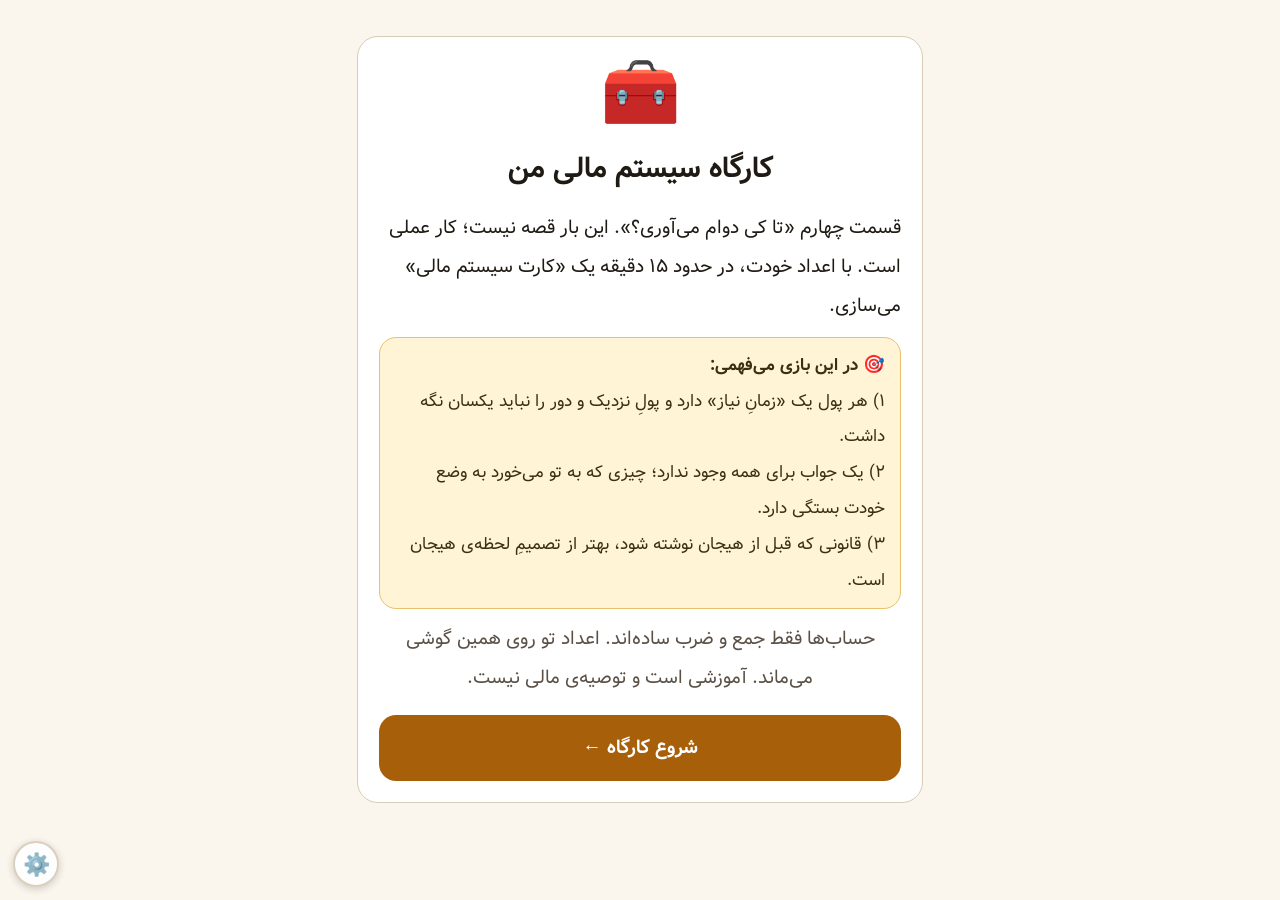
<file: financial-city-5-games-v1/04-game-d-kargah-system-man.html>
<!DOCTYPE html>
<html lang="fa" dir="rtl" data-rem>
<head>
<meta charset="utf-8">
<meta name="viewport" content="width=device-width, initial-scale=1, viewport-fit=cover">
<title>کارگاه سیستم مالی من</title>
<script src="assets/howler.min.js"></script>
<style>
/* فونت وزیرمتن (Vazirmatn، مجوز OFL) فقط با حروف فارسی لازم، داخل فایل */
@font-face{font-family:'VzSub';font-weight:400;src:url(assets/vazirmatn-sub-400.woff2) format('woff2')}
@font-face{font-family:'VzSub';font-weight:700;src:url(assets/vazirmatn-sub-700.woff2) format('woff2')}
:root{--bg:#faf6ee;--card:#fff;--tx:#1f1a14;--mu:#5a5046;--ac:#a85f0a;--bd:#d9ccb6;--bb:#f1e9da;--bad:#b3261e;--good:#1f7a4d;box-sizing:border-box;padding-top:env(safe-area-inset-top,0px);padding-bottom:env(safe-area-inset-bottom,0px)}
@media(prefers-color-scheme:dark){:root:not([data-theme="light"]){--bg:#1d1a16;--card:#2a251f;--tx:#f7f0e4;--mu:#cbbfae;--ac:#e0a040;--bd:#4a4033;--bb:#38302a}}
:root[data-theme="dark"]{--bg:#1d1a16;--card:#2a251f;--tx:#f7f0e4;--mu:#cbbfae;--ac:#e0a040;--bd:#4a4033;--bb:#38302a}
*{box-sizing:border-box}
html{font-size:19px;scroll-padding-top:env(safe-area-inset-top,0px)}
body{margin:0;background:var(--bg);color:var(--tx);font-family:'VzSub',Tahoma,'Segoe UI',sans-serif;font-size:1rem;line-height:2.05;transition:background .8s}
#app{max-width:600px;margin:0 auto;padding:1rem .9rem 4rem}
.top{display:flex;justify-content:space-between;align-items:center;color:var(--mu);font-size:.85rem;gap:.5rem}
.fsz button{min-width:2.3rem;min-height:2.3rem;border:1.5px solid var(--bd);background:var(--card);border-radius:.6rem;font-weight:700}
.card{background:var(--card);border:1.5px solid var(--bd);border-radius:1.1rem;padding:1.1rem;margin:.9rem 0}
.big{font-size:3.4rem;text-align:center;line-height:1.2;animation:pop .5s}
@keyframes pop{from{transform:scale(.9);opacity:0}to{transform:scale(1);opacity:1}}
@keyframes blink{50%{opacity:.4}}
h1{margin:.3rem 0;text-align:center;font-size:1.5rem}
p{margin:.5rem 0}
button{font:inherit;color:inherit;cursor:pointer}
.btn{display:block;width:100%;min-height:3.2rem;padding:.7rem;border-radius:.9rem;border:0;background:var(--ac);color:#fff;font-weight:700;margin-top:.9rem}
.btn:disabled{opacity:.45}
.btn.sec{background:transparent;border:2px solid var(--ac);color:var(--tx)}
.ch{display:block;width:100%;text-align:right;min-height:3.2rem;padding:.7rem .9rem;margin:.55rem 0;border-radius:.9rem;border:2px solid var(--bd);background:var(--card)}
.ch:hover{border-color:var(--ac)}
.ch.on,.hc.on{border-color:var(--ac);background:var(--bb)}
.grid{display:grid;grid-template-columns:1fr 1fr;gap:.6rem}
.hc{border:2px solid var(--bd);border-radius:.9rem;background:var(--card);padding:.6rem .4rem;text-align:center;min-height:3.2rem}
.bb{display:flex;gap:.6rem;align-items:flex-start;margin:.8rem 0;animation:pop .4s}
.bb>span{font-size:1.7rem;line-height:1.5}
.bb small{display:block;font-weight:700;color:var(--mu);font-size:.8rem}
.bb p{margin:0;background:var(--bb);border-radius:.9rem;padding:.4rem .8rem .5rem}
.goal{background:#fff4d6;border:1.5px solid #e6c36a;border-radius:.9rem;padding:.5rem .8rem;margin:.6rem 0;color:#3b2f10;font-size:.92rem}
@media(prefers-color-scheme:dark){:root:not([data-theme="light"]) .goal{background:#3b3017;border-color:#7a6224;color:#f7e9c4}}
:root[data-theme="dark"] .goal{background:#3b3017;border-color:#7a6224;color:#f7e9c4}
.q{border-top:2px dashed var(--bd);margin-top:.9rem;padding-top:.7rem}
.pr{color:var(--ac);font-weight:700}
.rx{border-right:5px solid var(--ac);padding:.2rem .8rem;margin-top:.8rem;animation:pop .4s}
.w{text-align:center;color:var(--mu)}
.sm{font-size:.82rem;color:var(--mu)}
.hint{text-align:center;color:var(--mu);animation:blink 1.6s infinite;margin-top:1rem}
.pg{height:.55rem;border-radius:.3rem;background:var(--bd);margin:.3rem 0 .5rem;overflow:hidden}.pg i{display:block;height:100%;background:var(--ac);transition:width .6s}
.row{display:flex;justify-content:space-between;align-items:center;margin:.5rem 0;gap:.5rem}
.row button{width:2.6rem;height:2.6rem;border-radius:50%;border:2px solid var(--bd);background:var(--card);font-size:1.3rem}
input[type=range]{width:100%;height:2rem;accent-color:var(--ac)}
input[type=text]{width:100%;font:inherit;font-size:1.1rem;padding:.55rem .7rem;border:2px solid var(--bd);border-radius:.7rem;background:var(--card);color:var(--tx)}
.fld{display:block;margin:.8rem 0}.fld .hint2{display:block;color:var(--mu);font-size:.82rem}
.tb{width:100%;border-collapse:collapse;font-size:.9rem}.tb td,.tb th{padding:.3rem .4rem;border-bottom:1px solid var(--bd);text-align:center}
.pos{background:var(--bb);border-radius:.8rem;padding:.4rem .8rem;font-size:.92rem;margin:.5rem 0}
.bad{color:var(--bad);font-weight:700}.ok{color:var(--good);font-weight:700}
.chk{display:flex;gap:.4rem;justify-content:center;font-size:.8rem;color:var(--mu);margin:.2rem 0}
.shimg{width:100%;border-radius:.9rem;border:1.5px solid var(--bd)}
textarea{width:100%;height:9rem;font:inherit;border-radius:.7rem;border:2px solid var(--bd);background:var(--card);color:var(--tx);padding:.5rem}
.ov{position:fixed;inset:0;z-index:9;display:flex;flex-direction:column;align-items:center;justify-content:center;color:var(--tx);animation:fi .4s}
.ov.out{opacity:0;transition:opacity .4s}
.ov h2{margin:.5rem 0 0}.ov p{color:var(--mu);margin:0}
.em{position:relative;width:140px;height:140px;font-size:110px;text-align:center;line-height:140px}
.em span{position:absolute;inset:0}
.em .o{animation:fo 1s .5s forwards}
.em .n{opacity:0;animation:ageup 1s 1.2s forwards}
@keyframes fo{to{opacity:0;transform:scale(.3) rotate(-30deg)}}
@keyframes ageup{0%{opacity:0;transform:scale(.3) rotate(30deg)}70%{opacity:1;transform:scale(1.2)}100%{opacity:1;transform:scale(1)}}
@keyframes fi{from{opacity:0}}
a.btn{text-decoration:none;text-align:center}
@media (prefers-reduced-motion:reduce){.hint{animation:none}}
</style>
<script src="assets/ui.js"></script>
</head>
<body>
<div id="app"></div>
<script>
function fa(s){return String(s).replace(/\d/g,function(d){return '۰۱۲۳۴۵۶۷۸۹'[d]})}
function dig(s){return String(s).replace(/[۰-۹]/g,function(c){return '۰۱۲۳۴۵۶۷۸۹'.indexOf(c)}).replace(/[٠-٩]/g,function(c){return '٠١٢٣٤٥٦٧٨٩'.indexOf(c)}).replace(/[٫,،]/g,'.')}
function m1(n){return fa((Math.round(n*10)/10).toString().replace('.','٫'))}
function wav(n,d){d=d||.15;var r=8000,o=[];n.forEach(function(f){var L=r*d;for(var i=0;i<L;i++)o.push(128+Math.round(60*Math.sin(2*Math.PI*f*i/r)*(1-i/L)))});
var b=new Uint8Array(44+o.length),v=new DataView(b.buffer),s=function(p,t){for(var i=0;i<t.length;i++)b[p+i]=t.charCodeAt(i)};
s(0,'RIFF');v.setUint32(4,36+o.length,true);s(8,'WAVEfmt ');v.setUint32(16,16,true);v.setUint16(20,1,true);v.setUint16(22,1,true);v.setUint32(24,r,true);v.setUint32(28,r,true);v.setUint16(32,1,true);v.setUint16(34,8,true);s(36,'data');v.setUint32(40,o.length,true);b.set(o,44);
var t='';b.forEach(function(x){t+=String.fromCharCode(x)});return 'data:audio/wav;base64,'+btoa(t)}
var DEF={click:[[660],.07],pop:[[500,600],.06],tick:[[300],.05],good:[[392,523,659],.16],bad:[[247,196],.2],win:[[523,659,784,1047],.18]};
var SND={},muted=false;
function play(k){if(muted||!window.Howl)return;try{if(!SND[k])SND[k]=new Howl({src:[wav(DEF[k][0],DEF[k][1])],format:['wav'],volume:.5});SND[k].play()}catch(e){}}
function fsz(d){var v=Math.max(17,Math.min(26,(parseInt(localStorage.getItem('fc_fs'))||19)+d));document.documentElement.style.fontSize=v+'px';try{localStorage.setItem('fc_fs',v)}catch(e){}}
try{var f0=parseInt(localStorage.getItem('fc_fs'));if(f0)document.documentElement.style.fontSize=f0+'px'}catch(e){}

var Sh='شهریار (مربی)',R='راوی';
var ST=[{n:'شروع کارگاه',e:'🧰',age:'قدم اول',c:['#fff1cc','#3b3017']},
{n:'پول و زمان',e:'⏳',age:'کار اول: جعبه‌ها',c:['#e0f3df','#1b2f21']},
{n:'مناسب خودم',e:'🧭',age:'کار دوم: پروفایل',c:['#dfe6ee','#1c2430']},
{n:'قانون‌های من',e:'📜',age:'کار سوم: قانون‌ها',c:['#fde5d3','#35241a']},
{n:'کارت من',e:'🪪',age:'پایان کارگاه',c:['#f4efe0','#2a2820']}];
var PR={self:'حالا سه حدس درباره‌ی خودت را مشخص کن:',nums:'حالا چهار عدد را وارد کن:',choice:'حالا به این پرسش پاسخ بده:',timed:'⏱️ حالا سریع جواب بده (۱۵ ثانیه وقت داری):',views:'حالا همه‌ی نماها را ببین:',guess:'حالا حدس بزن:',boxes:'حالا جعبه‌ها را بساز:',profile:'حالا دو پرسش را جواب بده:',rules:'حالا قانون‌هایت را انتخاب کن:',gaps:'حالا جاهای خالی را پر کن:',plan:'حالا سه کار انتخاب کن:',confirm:'حالا کارت را ببین:'};
/* داده‌ی واقعی (بورس تهران ۱۳۸۷–۱۴۰۲، دلار آزاد TGJU) */
var STAT={t1:17,t3:3,t5:0,d1:53,d3:36,d5:17};
var PATH=[['۳ ماه بعد (۱۸ آبان ۱۳۹۹)',59.7],['۹ ماه بعد (۳ خرداد ۱۴۰۰)',52.7],['۳ سال بعد (۷ آبان ۱۴۰۲)',94.4]];
var RULES=[
 ['۲۴ ساعت صبر','هر خرید یا فروش بزرگ را ۲۴ ساعت نگه می‌دارم.','مثال: ساعت ۶ عصر «فقط امروز» می‌شنوم؛ فردا تصمیم می‌گیرم.',[0,4]],
 ['سقف ۲۰٪','هیچ دارایی پرنوسانی بیش از ۲۰٪ پول دورم (جعبه‌ی ۳) نباشد.','مثال: از ۱۰۰ میلیون، حداکثر ۲۰ میلیون در یک چیز.',[0,1]],
 ['پس‌انداز خودکار','روز حقوق، ۱۰٪ آن خودکار به پس‌انداز می‌رود.','مثال: حقوق ۴۰ میلیون ← ۴ میلیون خودکار کنار می‌رود.',[2,3]],
 ['۴۸ ساعت بدون تصمیم','اگر قیمت ۲۰٪ افت کرد، ۴۸ ساعت تصمیم نمی‌گیرم؛ بعد طبق برنامه‌ی نوشته‌شده عمل می‌کنم.','مثال: ۱۰۰ شد ۸۰؛ دو روز صبر، بعد طبق برنامه.',[1]],
 ['مرور ماهانه','ماهی یک بار ۱۵ دقیقه سه جعبه‌ام را مرور می‌کنم.','مثال: اول هر ماه، ساعت ۹ شب، ۱۵ دقیقه.',[2,3]],
 ['اول پول اضطراری','تا پول اضطراری ۶ ماهه کامل نشده، ریسک تازه‌ای نمی‌کنم.','مثال: ۶ × ۳۰ میلیون = ۱۸۰ میلیون، بعد سراغ بقیه.',[3,1]],
 ['منبع و سند','هر خبر یا پیشنهاد را با «منبع؟ سند؟ اگر اشتباه باشد چقدر از دست می‌دهم؟» می‌سنجم.','مثال: «دوستم گفت دلار ۲۰۰ می‌شود» بدون سند یعنی شایعه.',[0,4]],
 ['پول نزدیک، جای آرام','پولی که تا ۱ سال لازم دارم فقط در جای کم‌نوسان بماند.','مثال: اجاره‌ی ۶ ماه دیگر را در جای پرنوسان نمی‌گذارم.',[1,2]]];
var SHOCK=[
 ['💱','جهش قیمت ارز (مهر ۱۳۹۷)','دلار آزاد در ۳۰ روز حدود ۷۴٪ بالا رفت (به ۱۸۶ هزار ریال)، بعد تا آذر حدود ۴۸٪ از اوج برگشت. دوستانت می‌گویند «فقط امروز!»'],
 ['📉','ریزش ۲۰٪ بورس (مرداد ۱۳۹۹)','دو هفته شاخص ریخت و ۲۰٪ از اوج پایین آمد؛ ۱۰۰ شد ۸۰. بعد تا ۴۷٪ هم ریخت.'],
 ['🏠','جهش اجاره','شاخص رسمی اجاره در اردیبهشت ۱۴۰۵ حدود ۳۳٪ سالانه رشد کرد؛ قرارداد جدید معمولاً بیشتر. اجاره‌ی ۱۰ میلیونی می‌شود ۱۳ میلیون.'],
 ['💼','درآمد دو ماه نصف می‌شود','حقوق یا درآمد کاری‌ات برای دو ماه نصف می‌شود؛ مثلاً ۴۰ شد ۲۰ میلیون.'],
 ['🗣️','پیشنهاد «آخرین فرصت»','دوست باخبری می‌گوید: «از منبع موثق شنیدم؛ همین امشب بخر، فردا دیر است.»']];
var PLAN=['امشب ۱۵ دقیقه: مبلغ سه جعبه‌ام را روی کاغذ یا گوشی بنویسم.','این هفته: انتقال خودکار ۱۰٪ حقوق را در برنامه‌ی بانک تنظیم کنم.','این هفته: قانون ۲۴ ساعت را به خانواده بگویم تا مرا یادآوری کنند.','تا ۱۵ روز: پول لازم تا ۱ سال را به جای کم‌نوسان منتقل کنم.','تا ۳۰ روز: اولین مرور ماهانه‌ی ۱۵ دقیقه‌ای را انجام دهم.','تا ۳۰ روز: همین کارگاه را دوباره انجام دهم و فاصله‌ی تصور و رفتارم را ببینم.'];

var M=[
{st:0,e:'🧰',t:'self',goal:'می‌فهمی پول‌های مختلف زندگی‌ات را بر اساس «زمانِ نیاز» و موقعیت خودت چطور جدا کنی و چطور با چند قانون ساده تصمیم بگیری.',d:[
 ['🧑‍🏫',Sh,'«سلام! این یک کارگاه کوتاه است. آخرش یک کارت یک‌صفحه‌ای به اسم «سیستم مالی من» دستت می‌دهیم؛ کاری که هر آدمی قبل از تصمیم‌های بزرگ پول باید انجام بدهد.»'],
 ['🧑‍🏫',Sh,'«سه کار می‌کنیم: ۱) پولت را بر اساس زمانِ نیاز در سه جعبه می‌چینیم. ۲) می‌فهمیم چه چیزی برای شخص خودت مناسب است. ۳) چند قانون ساده می‌نویسیم تا وقتی هیجان‌زده شدی، قانون تصمیم بگیرد.»'],
 ['🧑‍🏫',Sh,'«قبل از شروع، سه حدس درباره‌ی خودت بزن. آخر کارگاه می‌بینیم رفتارت چقدر با حدست جور بود. جواب درست و غلط ندارد.»'],
 ['📖',R,'یک توضیح برای حدس دوم: «۲۰٪ افت» یعنی اگر ۱۰۰ میلیونِ تو شود ۸۰ میلیون.']],
 q:'سه حدس درباره‌ی خودت',k:'حدس‌هایت ثبت شد. آخر کارگاه آن‌ها را با رفتار واقعی‌ات مقایسه می‌کنیم.'},
{st:0,e:'🔢',t:'nums',goal:'چهار عدد تقریبی از وضع خودت وارد می‌کنی تا بقیه‌ی کارگاه با عدد خودت حساب شود.',d:[
 ['🧑‍🏫',Sh,'«برای ساختن کارت، چهار عدد تقریبی لازم داریم. اگر دقیق نمی‌دانی، حدس بزن. این اعداد فقط روی گوشی خودت می‌ماند و جایی ارسال نمی‌شود.»'],
 ['🧑‍🏫',Sh,'«مثال: خانواده‌ای که ماهی ۳۰ میلیون خرج دارد، ۳۰۰ میلیون پس‌انداز دارد و ۱۵۰ میلیون تا پنج سال دیگر برای ودیعه و جهیزیه لازم دارد. (همه‌ی اعداد به میلیون تومان)»']],
 q:'چهار عدد خودت',k:'اعداد ثبت شد. اگر عدد واقعی‌ات را نمی‌خواستی بزنی، همان مثال هم برای آموزش کافی است.'},
{st:1,e:'⏳',t:'choice',dm:['hz'],goal:'می‌فهمی چرا پولِ نزدیک (مثل اجاره‌ی ماه‌های بعد) و پولِ دور (مثل بازنشستگی) را نباید یکسان نگه داشت.',d:[
 ['🧑‍🏫',Sh,'«اصل اول: هر پول یک «زمانِ نیاز» دارد. پول اجاره‌ی شش ماه دیگر را زود لازم داری؛ پول بازنشستگی را بیست سال دیگر.»'],
 ['🧑‍🏫',Sh,'«چرا مهم است؟ اگر پولی که زود لازم داری در جایی باشد که قیمتش خیلی بالا و پایین می‌شود، ممکن است درست روز نیازت قیمت پایین باشد. مثال: ۱۰۰ میلیون شده ۸۰ میلیون و اجاره‌ات ۱۰۰ میلیون است؛ ۲۰ میلیون کم می‌آوری.»']],
 q:'پول اجاره‌ی ۶ ماه دیگر را در چه نوع جایی نگه می‌داری؟',o:[['جایی که قیمتش خیلی بالا و پایین می‌شود ولی ممکن است سود زیاد بدهد.',{hz:0}],['جایی که قیمتش کم بالا و پایین می‌شود و هر وقت بخواهم می‌توانم بردارم.',{hz:3}],['هر جا که دوستم گفت.',{hz:0}]],
 k:'پول نزدیک را باید جایی نگه داشت که قیمتش کم تکان بخورد و هر وقت لازم شد در دسترس باشد. سود زیاد تقریباً همیشه با تکان زیاد می‌آید.'},
{st:1,e:'🔍',t:'views',vf:'v4',goal:'با یک اتفاق واقعی می‌بینی صبر کردن چه فرقی ایجاد می‌کند.',views:['۳ ماه بعد','۹ ماه بعد','۳ سال بعد'],d:[
 ['🧑‍🏫',Sh,'«حالا یک اتفاق واقعی. ۱۹ مرداد ۱۳۹۹ شاخص بورس تهران به بالاترین عدد تاریخی‌اش رسید. فرض کن آن روز ۱۰۰ میلیون در بورس گذاشته بودی.»'],
 ['🧑‍🏫',Sh,'«ببین اگر در این سه زمان پولت را لازم داشتی چقدر داشتی. (اعداد به تومان و واقعی‌اند.)»']],
 q:'سه زمان را ببین.',k:'اگر پولت را زود لازم داشتی، به‌شدت ضرر می‌کردی؛ اگر صبر می‌کردی تقریباً جبران می‌شد. زمانِ نیاز تعیین می‌کند ریسک قابل‌تحمل است یا نه.'},
{st:1,e:'🎯',t:'guess',dm:['hz'],goal:'می‌فهمی با بلندتر شدن زمان، شانس ضرر چطور تغییر می‌کند.',d:[
 ['🧑‍🏫',Sh,'««بازه‌ی ۱ ساله» یعنی: از یک روز مشخص شروع کن و ببین یک سال بعد شاخص بورس بالاتر رفته یا پایین‌تر. این کار را برای هر روز ۱۵ سال گذشته (۱۳۸۷ تا ۱۴۰۲) انجام دادیم.»']],
 q:'از هر ۱۰ بازه‌ی ۱ ساله، فکر می‌کنی چندتا ضرر داشت؟',k:'زمان بیشتر شانس ضرر را کم می‌کند. این برای همین است که پول دور را می‌شود با آرامش بیشتری در جای پرنوسان گذاشت.'},
{st:1,e:'🪙',t:'views',vf:'v6',goal:'می‌فهمی ضرر را با چه معیاری می‌سنجی، نتیجه را عوض می‌کند.',views:['به تومان','به دلار'],d:[
 ['🧑‍🏫',Sh,'«یک نکته‌ی مهم: ضرر را با چه معیاری می‌سنجی؟ مثال: حقوقت ۱۰٪ بالا رفته ولی قیمت‌ها ۳۰٪؛ عددت بیشتر شده ولی چیز کمتری می‌خری.»'],
 ['🧑‍🏫',Sh,'«به تومان بیشتر چیزها بالا رفته‌اند. به دلار، قدرت خرید را بهتر نشان می‌دهد. هر دو را ببین.»']],
 q:'دو نگاه را ببین.',k:'زمان بیشتر کمک می‌کند، ولی تضمین نیست و معیار مهم است. بدترین بازه‌ی ۵ ساله به دلار حدود ۶۰٪ افت داشت.'},
{st:1,e:'📦',t:'boxes',dm:['hz'],goal:'پول خودت را به سه جعبه‌ی زمانی تقسیم می‌کنی و می‌بینی در هر جعبه چقدر می‌ماند.',d:[
 ['🧑‍🏫',Sh,'«حالا سه جعبه برای پول خودت. جعبه‌ی ۱: پول اضطراری و نزدیک (تا ۱ سال). جعبه‌ی ۲: هدف‌های ۱ تا ۵ ساله. جعبه‌ی ۳: پول دور (بیش از ۵ سال).»'],
 ['🧑‍🏫',Sh,'«جعبه‌ی ۱ را با «ماه‌های هزینه» می‌سنجیم: خرج ماهانه × تعداد ماه. مثال: ۳۰ میلیون × ۶ ماه = ۱۸۰ میلیون. قاعده‌ی ساده: درآمد ثابت ۳ تا ۶ ماه، درآمد نوسانی ۶ تا ۹ ماه.»']],
 q:'جعبه‌ی ۱ را چند ماه هزینه بگذاری؟',k:'جعبه‌ی ۱ اول پر می‌شود، بعد جعبه‌ی ۲ و در آخر جعبه‌ی ۳. اگر باقی‌مانده منفی شد یعنی هدف‌هایت از پولت بیشتر است و باید یکی را کوچک‌تر یا دیرتر کنی.'},
{st:2,e:'👥',t:'choice',dm:['hz'],goal:'می‌فهمی چرا یک جواب برای همه وجود ندارد و سه چیز تعیین می‌کند چه چیزی به تو می‌خورد.',d:[
 ['🧑‍🏫',Sh,'«اصل دوم: یک جواب برای همه نیست. سه چیز تعیین می‌کند چه چیزی به تو می‌خورد: ۱) پولت کی لازم می‌شود، ۲) درآمدت ثابت است یا نوسانی، ۳) افت قیمت را چقدر تحمل می‌کنی.»'],
 ['🧑‍🏫',Sh,'«دو نمونه: نگار ۲۵ ساله است، حقوق ثابت دارد و پولش را ۱۵ سال دیگر می‌خواهد. کامران ۵۵ ساله است، درآمدش نوسانی است و ۲ سال دیگر ودیعه لازم دارد.»']],
 q:'کدام‌یک می‌تواند بخش بیشتری از پولش را در جای پرنوسان بگذارد؟',o:[['نگار؛ چون زمان بیشتری دارد و درآمدش ثابت است.',{hz:3}],['کامران؛ چون تجربه‌ی بیشتری دارد.',{hz:0}],['هیچ فرقی ندارد.',{hz:0}]],
 k:'نگار می‌تواند، چون اگر قیمت افت کرد وقت دارد صبر کند و درآمدش هر ماه می‌آید. کامران پولش را زود لازم دارد و درآمدش نوسان دارد، پس باید محتاط‌تر باشد.'},
{st:2,e:'🧭',t:'profile',goal:'پروفایل سه‌بخشی خودت (زمان نیاز، ثبات درآمد، نیاز به پول سریع) را می‌سازی.',d:[
 ['🧑‍🏫',Sh,'«حالا نوبت خودت: دو پرسش ساده. با جواب‌هایت و ثبات درآمدی که قبلاً گفتی، پروفایل خودت را می‌بینیم.»']],
 q:'پروفایل خودت',k:'این پروفایل یک راهنمای آموزشی است، نه تشخیص. هر وقت زندگی‌ات عوض شد، دوباره بسازش.'},
{st:2,e:'⏱️',t:'timed',def:1,dm:['sy'],goal:'واکنش اولت را در یک افت قیمت می‌بینی و می‌فهمی «قانونِ از قبل نوشته‌شده» چه فرقی می‌کند.',d:[
 ['🧑‍🏫',Sh,'«یک آزمایش سریع. فرض کن ۱۰۰ میلیون از پول دورت (جعبه‌ی ۳) در بورس است و دو هفته است قیمت می‌ریزد؛ حالا ۱۰۰ شده ۸۰ میلیون، یعنی ۲۰٪ افت.»'],
 ['📖',R,'این واقعاً ۲ شهریور ۱۳۹۹ اتفاق افتاد. تصمیم درست و غلطی در کار نیست؛ می‌خواهیم واکنش اولت را ببینیم.']],
 q:'همین حالا چه می‌کنی؟',o:[['همه را می‌فروشم تا بیشتر نیفتد.',{sy:0}],['نگه می‌دارم و فقط تماشا می‌کنم.',{sy:1}],['طبق قانونی که از قبل نوشته‌ام عمل می‌کنم (مثلاً ۴۸ ساعت صبر، بعد طبق برنامه).',{sy:3}],['با پول بیشتر می‌خرم؛ ارزان شده.',{sy:1}]],
 on:function(o){G.cmS=o[1].sy},
 k:'هیچ‌کس نمی‌داند قیمت بعد از این چه می‌شود. چیزی که در دست توست «کیفیت تصمیم» است: تصمیمی که با قانون و برنامه گرفته شود، نه با هیجان یا ترس.'},
{st:3,e:'📜',t:'rules',dm:['sy'],goal:'قانون‌های شخصی خودت را انتخاب می‌کنی؛ قانون یعنی تصمیمی که قبل از هیجان نوشته می‌شود.',d:[
 ['🧑‍🏫',Sh,'«اصل سوم: قانون یعنی تصمیمی که قبل از هیجان نوشته می‌شود. مثال: «هر خرید بزرگ را ۲۴ ساعت نگه می‌دارم.»»'],
 ['📖',R,'چرا؟ ۳ مهر ۱۳۹۷ دلار آزاد به حدود ۱۸۶ هزار ریال رسید، یعنی ۷۴٪ بالاتر از ۳۰ روز قبل؛ تا آذر حدود ۴۸٪ از آن اوج برگشت. کسی که قانون ۲۴ ساعت داشت، تصمیم را در هیجان نگرفت.']],
 q:'۳ تا ۶ قانون برای خودت انتخاب کن.',k:'قانون‌های کم و واضح بهتر از قانون‌های زیاد و فراموش‌شدنی‌اند. معمولاً ۳ تا ۶ قانون کافی است.'},
{st:3,e:'🛡️',t:'shocks',dm:['sy'],goal:'قانون‌هایت را با پنج اتفاق واقعی آزمایش می‌کنی تا ببینی کجا حفاظ داری و کجا نه.',d:[
 ['🧑‍🏫',Sh,'«حالا قانون‌هایت را آزمایش می‌کنیم. پنج اتفاق می‌آید؛ برای هر کدام می‌بینی قانونی داری که جلویش را بگیرد یا نه.»']],
 q:'پنج اتفاق را ببین.',k:'خالی‌ماندنِ یک اتفاق یعنی همان‌جا باید یک قانون اضافه کنی. بهتر است جای خالی را قبل از اتفاق ببینی، نه بعد از آن.'},
{st:3,e:'🔧',t:'gaps',goal:'جاهای خالی را با یک قانون ساده پر می‌کنی.',d:[
 ['🧑‍🏫',Sh,'«هر جایی که حفاظ نداشتی، یک قانون پیشنهادی هست. با یک لمس اضافه‌اش کن، یا اگر نمی‌خواهی، رد کن.»']],
 q:'جاهای خالی',k:'سیستمی که همه‌ی اتفاق‌ها را بپوشاند لازم نیست کامل باشد؛ لازم است ساده باشد تا واقعاً اجرا شود.'},
{st:3,e:'🗓️',t:'plan',goal:'سه کار کوچک و مشخص برای ۳۰ روز آینده انتخاب می‌کنی تا سیستم روی کاغذ نماند.',d:[
 ['🧑‍🏫',Sh,'«سیستم بدون اجرا فقط یک تصمیم خوب روی کاغذ است. سه کار کوچک انتخاب کن که در ۳۰ روز آینده انجام می‌دهی.»']],
 q:'سه کار انتخاب کن.',k:'کار کوچک و مشخص (با زمان) بیشتر از هدف بزرگ و مبهم انجام می‌شود.'},
{st:3,e:'🪪',t:'confirm',goal:'کارت یک‌صفحه‌ای «سیستم مالی من» را می‌بینی؛ همان چیزی که از این کارگاه می‌ماند.',d:[
 ['🧑‍🏫',Sh,'«این کارت توست: سه جعبه، پروفایل، قانون‌ها و کارهای ۳۰ روز. روی گوشی یا کاغذ نگهش دار.»']],
 q:'کارت من',k:'کارت را هر چند ماه یک بار یا وقتی زندگی‌ات عوض شد دوباره بساز.'}
];
var S,X,I,G,AL,TM,TO,VS,RN=0,CUR=-1,CHATON=false,app=document.getElementById('app');
function ap(d,dm){for(var k in d)S[k]+=d[k];for(var j=0;j<dm.length;j++)X[dm[j]]+=3}
function pc(k){return X[k]?Math.round(S[k]/X[k]*100):0}
function dark(){var t=document.documentElement.getAttribute('data-theme');return t?t=='dark':!!(window.matchMedia&&matchMedia('(prefers-color-scheme: dark)').matches)}
function paint(s){if(s<0)document.documentElement.style.removeProperty('--bg');else document.documentElement.style.setProperty('--bg',ST[s].c[dark()?1:0])}
function hdr(){var n=Math.min(I+1,16);return '<div class="top"><span>🧰 کارگاه سیستم مالی من</span><span>'+fa(n)+' از ۱۶</span><span class="fsz"> <button onclick="muteT(this)">'+(muted?'🔇':'🔊')+'</button></span></div><div class="pg"><i style="width:'+(n*100/16)+'%"></i></div><div class="chk"><span>'+(G&&G.d1?'✅':'⬜')+' جعبه‌ها</span><span>'+(G&&G.d2?'✅':'⬜')+' پروفایل</span><span>'+(G&&G.d3?'✅':'⬜')+' قانون‌ها</span></div>'}
function muteT(b){muted=!muted;b.textContent=muted?'🔇':'🔊'}
function hub(){CUR=-1;CHATON=false;G=null;paint(-1);
 app.innerHTML='<div class="card"><div class="big">🧰</div><h1>کارگاه سیستم مالی من</h1><p>قسمت چهارم «تا کی دوام می‌آوری؟». این بار قصه نیست؛ کار عملی است. با اعداد خودت، در حدود ۱۵ دقیقه یک «کارت سیستم مالی» می‌سازی.</p><div class="goal"><b>🎯 در این بازی می‌فهمی:</b><br>۱) هر پول یک «زمانِ نیاز» دارد و پولِ نزدیک و دور را نباید یکسان نگه داشت.<br>۲) یک جواب برای همه وجود ندارد؛ چیزی که به تو می‌خورد به وضع خودت بستگی دارد.<br>۳) قانونی که قبل از هیجان نوشته شود، بهتر از تصمیمِ لحظه‌ی هیجان است.</div><p class="w">حساب‌ها فقط جمع و ضرب ساده‌اند. اعداد تو روی همین گوشی می‌ماند. آموزشی است و توصیه‌ی مالی نیست.</p><button class="btn" onclick="go()">شروع کارگاه ←</button></div>'}
function go(){I=0;S={hz:0,sy:0};X={hz:0,sy:0};G={s1:5,s2:5,s3:3,E:30,P:300,GL:150,stab:0,months:4,rules:[],plan:[],cmS:0,d1:0,d2:0,d3:0,hor:null,liq:null};CUR=-1;r(0)}
function age(s,prev,cb){var o=document.createElement('div');o.className='ov';o.style.background=ST[s].c[dark()?1:0];
 o.innerHTML='<div class="em"><span class="o">'+(prev<0?'✨':ST[prev].e)+'</span><span class="n">'+ST[s].e+'</span></div><h2>'+ST[s].n+'</h2><p>'+ST[s].age+'</p>';
 document.body.appendChild(o);paint(s);play('good');CHATON=false;var d=false;
 function end(){if(d)return;d=true;o.classList.add('out');setTimeout(function(){o.remove();cb()},400)}
 o.onclick=end;setTimeout(end,2600)}
function bub(l){return '<div class="bb"><span>'+l[0]+'</span><div><small>'+l[1]+'</small><p>'+l[2]+'</p></div></div>'}
function head(m){var s=ST[m.st];return '<div class="top"><span>'+s.e+' '+s.n+' · '+s.age+'</span><span>ماژول '+fa(I+1)+' از ۱۶</span></div>'}
function r(n){clearInterval(TM);var m=M[I];
 if(n==0&&m.st!==CUR){var s=m.st,pv=CUR;CHATON=false;CUR=s;age(s,pv,function(){r2(0)});return}
 r2(n)}
function r2(n){RN=n;clearInterval(TM);var m=M[I],D0=m.d,inter=n>=D0.length;CHATON=!inter;play('pop');
 var h=hdr()+'<div class="card">'+head(m)+'<div class="goal">🎯 <b>در این مرحله می‌فهمی:</b> '+m.goal+'</div>'+(n==0?'<div class="big">'+m.e+'</div>':'')+D0.slice(0,Math.min(n+1,D0.length)).map(bub).join('');
 if(inter)h+='<div class="q"><p class="pr">👉 '+PR[m.t]+'</p><p><b>'+m.q+'</b></p><div id="ui">'+ui(m)+'</div></div>';
 else h+='<p class="hint">👆 برای ادامه‌ی توضیح روی صفحه بزن</p>';
 app.innerHTML=h+'</div>';if(inter&&m.t=='timed')timer(m);
 setTimeout(function(){window.scrollTo({top:document.body.scrollHeight,behavior:'smooth'})},60)}
document.addEventListener('click',function(e){if(!CHATON||e.target.closest('button'))return;r2(RN+1)});
document.addEventListener('keydown',function(e){if(CHATON&&(e.key==' '||e.key=='Enter')&&!e.target.closest('input,textarea')){e.preventDefault();r2(RN+1)}});
function slr(id,mn,mx,v,lab,lo,hi,sfx){sfx=sfx||'';return '<div class="row"><b>'+lab+'</b><span id="'+id+'v">'+fa(v)+sfx+'</span></div><input id="'+id+'" type="range" min="'+mn+'" max="'+mx+'" value="'+v+'" oninput="document.getElementById(\''+id+'v\').textContent=fa(this.value)+\''+sfx+'\'">'+(lo?'<div class="row sm"><span>'+lo+'</span><span>'+hi+'</span></div>':'')}
function opts(m){return m.o.map(function(o,j){return '<button class="ch" onclick="pk('+j+')">'+o[0]+'</button>'}).join('')}
function num(id,def){var v=parseFloat(dig(document.getElementById(id).value));return isNaN(v)||v<0?def:v}
function ui(m){
 if(m.t=='choice')return opts(m);
 if(m.t=='timed')return '<div class="pg"><i id="tb" style="width:100%"></i></div><p class="w" id="tc">'+fa(15)+' ثانیه</p>'+opts(m);
 if(m.t=='self')return slr('s1',1,10,5,'«پولی که تا ۱ سال لازم دارم را جدا از پولِ دور (بیش از ۵ سال) نگه می‌دارم.» چقدر درباره‌ی من صادق است؟','۱ = اصلاً','۱۰ = کاملاً')+slr('s2',1,10,5,'«وقتی قیمتِ چیزی که خریده‌ام ۲۰٪ افت کند، بدون هیجان تصمیم می‌گیرم.» چقدر درباره‌ی من صادق است؟','۱ = اصلاً','۱۰ = کاملاً')+slr('s3',1,5,3,'«برای سرمایه‌گذاری یک جواب درست هست که برای همه یکی است.» چقدر موافقی؟','۱ = مخالف','۵ = موافق')+'<button class="btn" onclick="ss()">ثبت حدس‌ها</button>';
 if(m.t=='nums')return '<label class="fld"><b>خرج ماهانه‌ی ضروری</b><span class="hint2">میلیون تومان؛ اجاره، خوراک، قبض، رفت‌وآمد، قسط</span><input id="n1" type="text" inputmode="decimal" value="'+fa(G.E)+'"></label><label class="fld"><b>کل پس‌انداز فعلی</b><span class="hint2">میلیون تومان؛ نقد، سپرده، طلا، هر چه داری</span><input id="n2" type="text" inputmode="decimal" value="'+fa(G.P)+'"></label><label class="fld"><b>هدف‌های ۱ تا ۵ ساله (جمع مبلغ)</b><span class="hint2">میلیون تومان؛ ودیعه، جهیزیه، ماشین، تحصیل...</span><input id="n3" type="text" inputmode="decimal" value="'+fa(G.GL)+'"></label><p><b>درآمدت چطور است؟</b></p><button class="ch'+(G.stab==0?' on':'')+'" onclick="stb(0)">ثابت (حقوق ماهانه)</button><button class="ch'+(G.stab==1?' on':'')+'" onclick="stb(1)">نوسانی (فریلنس، کسب‌وکار، پروژه‌ای)</button><button class="btn" onclick="sn()">ثبت اعداد</button>';
 if(m.t=='views'){VS=[];return viewsUI()}
 if(m.t=='guess')return slr('gs',0,10,3,'از هر ۱۰ بازه‌ی ۱ ساله، چندتا ضرر داشت؟','۰','۱۰')+'<button class="btn" onclick="sgu()">ثبت حدس</button>';
 if(m.t=='boxes'){G.months=G.stab?6:4;return boxUI()}
 if(m.t=='profile')return profUI();
 if(m.t=='rules')return rulesUI();
 if(m.t=='shocks'){VS=[];return shockUI()}
 if(m.t=='gaps')return gapUI();
 if(m.t=='plan')return planUI();
 if(m.t=='confirm')return cardHtml()+'<button class="btn" onclick="nx()">🪞 تأیید کارت و دیدن آینه</button>'}
function timer(m){TO=0;var t0=Date.now(),L=15000;TM=setInterval(function(){var left=L-(Date.now()-t0),b=document.getElementById('tb'),c=document.getElementById('tc');if(b)b.style.width=Math.max(left/L,0)*100+'%';if(c)c.textContent=fa(Math.max(Math.ceil(left/1000),0))+' ثانیه';if(left<=0){clearInterval(TM);TO=1;pk(m.def)}},100)}
function pk(j){clearInterval(TM);var m=M[I],o=m.o[j];ap(o[1],m.dm||[]);if(m.on)m.on(o);fin(o[0])}
function ss(){G.s1=+document.getElementById('s1').value;G.s2=+document.getElementById('s2').value;G.s3=+document.getElementById('s3').value;fin('جدا نگه‌داشتن '+fa(G.s1)+' از ۱۰ · آرامش در افت '+fa(G.s2)+' از ۱۰ · باور '+fa(G.s3)+' از ۵')}
function stb(v){G.stab=v;G.E=num('n1',G.E);G.P=num('n2',G.P);G.GL=num('n3',G.GL);play('tick');document.getElementById('ui').innerHTML=ui(M[I])}
function sn(){G.E=Math.max(.1,num('n1',30));G.P=num('n2',300);G.GL=num('n3',150);fin('خرج ماهانه '+m1(G.E)+' · پس‌انداز '+m1(G.P)+' · هدف‌های ۱ تا ۵ ساله '+m1(G.GL)+' (میلیون تومان) · درآمد '+(G.stab?'نوسانی':'ثابت'))}
function dots(n){var s='';for(var i=0;i<10;i++)s+=i<n?'🔴':'⚪';return s}
function viewsUI(){var m=M[I],h='<div class="grid" style="grid-template-columns:repeat('+m.views.length+',1fr)">'+m.views.map(function(t,j){return '<button class="hc'+(VS.cur==j?' on':'')+'" onclick="vw('+j+')">'+(VS.indexOf(j)>-1?'✔ ':'')+t+'</button>'}).join('')+'</div>';
 if(VS.cur>=0)h+=VIEWS[m.vf](VS.cur);else h+='<p class="w">یکی را انتخاب کن.</p>';
 if(VS.length==m.views.length)h+='<div class="rx">💡 '+m.k+'</div><button class="btn" onclick="nx()">ادامه ←</button>';return h}
function vw(j){if(VS.indexOf(j)<0)VS.push(j);VS.cur=j;play('pop');document.getElementById('ui').innerHTML=viewsUI()}
var VIEWS={
v4:function(j){var p=PATH[j],lack=100-p[1];return '<p><b>'+p[0]+'</b></p><p>۱۰۰ میلیون ← <b class="'+(p[1]<90?'bad':'ok')+'">'+m1(p[1])+' میلیون</b></p><p>'+(j==2?'صبر کردن کمک کرد؛ ولی هنوز به ۱۰۰ نرسیده بود، و به قیمت دلار ارزشش حدود ۴۰٪ ارزش آن روز بود.':'اگر آن موقع ۱۰۰ میلیون اجاره لازم داشتی، <b class="bad">'+m1(lack)+' میلیون کم می‌آوردی</b>.')+'</p>'},
v6:function(j){var a=j==0?[STAT.t1,STAT.t3,STAT.t5]:[STAT.d1,STAT.d3,STAT.d5],n=['۱ ساله','۳ ساله','۵ ساله'],h='<p>از هر ۱۰ بازه (🔴 = ضرر):</p>';a.forEach(function(v,i){h+='<div class="row" style="margin:.2rem 0"><span>بازه‌ی '+n[i]+'</span><span>'+dots(Math.round(v/10))+'</span></div>'});
 return h+'<p class="sm">'+(j==0?'به تومان: ۱۷٪ بازه‌های ۱ ساله ضرر داشت (بدترین: ۳۲٪ افت)، ۳٪ بازه‌های ۳ ساله و هیچ‌کدام از ۵ ساله‌ها.':'به دلار: ۵۳٪ بازه‌های ۱ ساله، ۳۶٪ بازه‌های ۳ ساله و ۱۷٪ بازه‌های ۵ ساله ضرر داشتند.')+'</p><p class="sm">منبع: شاخص کل بورس تهران (آذر ۱۳۸۷ تا آبان ۱۴۰۲) و دلار آزاد TGJU (از آذر ۱۳۹۰). بازه‌ها هم‌پوشانی دارند و فقط ۱۵ سال را می‌پوشانند.</p>'},
vs:function(j){var s=SHOCK[j],cov=[];G.rules.forEach(function(ri){if(RULES[ri][3].indexOf(j)>-1)cov.push(RULES[ri][0])});return '<p><b>'+s[0]+' '+s[1]+'</b></p><p>'+s[2]+'</p>'+(cov.length?'<p class="ok">✅ پوشش داری با: '+cov.join('، ')+'</p>':'<p class="bad">❌ هیچ قانونی برای این اتفاق نداری.</p>')}};
function sgu(){var v=+document.getElementById('gs').value,d=Math.abs(v-2)<=1?3:Math.abs(v-2)<=3?2:1;ap({hz:d},['hz']);fin('حدس تو: '+fa(v)+' از ۱۰','<p>واقعیت: حدود <b>۲ از ۱۰</b> بازه‌ی ۱ ساله ضرر داشت (۱۷٪). از ۳ ساله‌ها حدود ۰ و از ۵ ساله‌ها ۰ از ۱۰ (به تومان).</p>'+(Math.abs(v-2)<=1?'<p class="ok">حدست نزدیک بود.</p>':v>3?'<p>ضرر را بیشتر از واقعیت فکر می‌کردی؛ بیشتر آدم‌ها ریسک کوتاه‌مدت را بزرگ می‌بینند.</p>':'<p>ضرر را کمتر از واقعیت فکر می‌کردی؛ یک‌سال کوتاه است.</p>'))}
function boxUI(){var E=G.E,m=G.months,b1=m*E,b2=G.GL,b3=G.P-b1-b2,rec=G.stab?'۶ تا ۹':'۳ تا ۶';
 return slr('mo',1,12,m,'جعبه‌ی ۱: چند ماه خرج؟','۱ ماه','۱۲ ماه',' ماه')+'<div class="pos">'+fa(m)+' ماه × '+m1(E)+' میلیون = <b>'+m1(b1)+' میلیون</b><br><span class="sm">پیشنهاد برای درآمد '+(G.stab?'نوسانی':'ثابت')+': '+rec+' ماه</span></div><table class="tb"><tr><th>جعبه</th><th>مبلغ</th></tr><tr><td>۱) اضطراری و نزدیک (تا ۱ سال)</td><td>'+m1(b1)+'</td></tr><tr><td>۲) هدف‌های ۱ تا ۵ ساله</td><td>'+m1(b2)+'</td></tr><tr><td>۳) پول دور (بیش از ۵ سال)</td><td class="'+(b3<0?'bad':'ok')+'">'+(b3<0?'کمبود '+m1(-b3):m1(b3))+'</td></tr></table><p class="sm">همه‌ی اعداد به میلیون تومان؛ جعبه‌ی ۳ = کل پس‌انداز (<b>'+m1(G.P)+'</b>) − جعبه‌ی ۱ − جعبه‌ی ۲.</p><button class="btn" onclick="sbx()">ثبت جعبه‌ها</button>'+'<span id="mohook"></span>'}
function mohook(){var e=document.getElementById('mo');if(e&&!e._h){e._h=1;e.addEventListener('input',function(){G.months=+this.value;var ui=document.getElementById('ui');ui.innerHTML=boxUI();mohook();var n=document.getElementById('mo');if(n)n.focus()})}}
function sbx(){var m=G.months,lo=G.stab?6:3,hi=G.stab?9:6,d=(m>=lo&&m<=hi)?3:(m==lo-1||m==hi+1)?2:1,b3=G.P-m*G.E-G.GL;ap({hz:d},['hz']);G.d1=1;G.b3=b3;fin(fa(m)+' ماه هزینه برای جعبه‌ی ۱ ('+m1(m*G.E)+' میلیون)',b3<0?'<p class="bad">جعبه‌ی ۳ منفی شد: '+m1(-b3)+' میلیون کمبود. یعنی هدف‌های ۱ تا ۵ ساله از پولت بیشتر است؛ باید یکی را کوچک‌تر یا دیرتر کنی.</p>':'<p class="ok">برای جعبه‌ی ۳ حدود '+m1(b3)+' میلیون می‌ماند.</p>')}
function profUI(){var h1=['تا ۱ سال','۱ تا ۵ سال','بیش از ۵ سال'],h2=['کم','متوسط','زیاد'];return '<p><b>۱) مهم‌ترین پولی که برنامه‌ریزی می‌کنی کی لازم می‌شود؟</b></p><div class="grid" style="grid-template-columns:repeat(3,1fr)">'+h1.map(function(t,j){return '<button class="hc'+(G.hor===j?' on':'')+'" onclick="pf(1,'+j+')">'+t+'</button>'}).join('')+'</div><p><b>۲) چقدر ممکن است ناگهان پول نقد لازم شود (بیماری، تعمیر، کار)؟</b></p><div class="grid" style="grid-template-columns:repeat(3,1fr)">'+h2.map(function(t,j){return '<button class="hc'+(G.liq===j?' on':'')+'" onclick="pf(2,'+j+')">'+t+'</button>'}).join('')+'</div><button class="btn" '+(G.hor!=null&&G.liq!=null?'':'disabled')+' onclick="spf()">ساختن پروفایل</button>'}
function pf(q,j){if(q==1)G.hor=j;else G.liq=j;play('tick');document.getElementById('ui').innerHTML=profUI()}
function recMonths(){var b=G.stab?6:3;if(G.liq==2)b+=3;else if(G.liq==1)b+=1;return Math.min(9,b)}
function spf(){G.d2=1;var h1=['تا ۱ سال','۱ تا ۵ سال','بیش از ۵ سال'],h2=['کم','متوسط','زیاد'],rm=recMonths();fin('زمان نیاز: '+h1[G.hor]+' · ثبات درآمد: '+(G.stab?'نوسانی':'ثابت')+' · نیاز به پول سریع: '+h2[G.liq],'<div class="pos">راهنمای آموزشی برای جعبه‌ی ۱: <b>'+fa(rm)+' ماه</b> هزینه ('+m1(rm*G.E)+' میلیون). تو '+fa(G.months)+' ماه گذاشتی.<br><span class="sm">قاعده: درآمد ثابت ۳ ماه، نوسانی ۶ ماه؛ اگر نیاز ناگهانی به پول زیاد است ۱ تا ۳ ماه بیشتر (حداکثر ۹).</span></div>'+(G.hor==0?'<p>چون پولت را زود لازم داری، بیشترِ آن باید در جاهای کم‌نوسان بماند.</p>':G.hor==2?'<p>چون پولت را دیر لازم داری، می‌توانی بخشی از جعبه‌ی ۳ را با تحمل نوسان نگه داری.</p>':'<p>برای هدف ۱ تا ۵ ساله، نوسان متوسط قابل‌تحمل است ولی نه زیاد.</p>'))}
function rulesUI(){var h='<p class="sm">هر قانون را بزن تا انتخاب یا لغو شود. انتخاب‌شده: <b>'+fa(G.rules.length)+'</b></p>';RULES.forEach(function(r,i){var on=G.rules.indexOf(i)>-1;h+='<button class="ch'+(on?' on':'')+'" onclick="rl('+i+')">'+(on?'✅ ':'⬜ ')+'<b>'+r[0]+'</b><br>'+r[1]+'<br><span class="sm">'+r[2]+'</span></button>'});return h+'<button class="btn" '+(G.rules.length?'':'disabled')+' onclick="srl()">ثبت قانون‌ها</button>'}
function rl(i){var k=G.rules.indexOf(i);if(k>-1)G.rules.splice(k,1);else G.rules.push(i);play('tick');document.getElementById('ui').innerHTML=rulesUI()}
function srl(){var n=G.rules.length,d=(n>=3&&n<=6)?3:(n==2||n==7||n==8)?2:1;ap({sy:d},['sy']);fin(fa(n)+' قانون انتخاب کردی',n<3?'<p class="sm">کمتر از ۳ قانون ممکن است برای پوشش اتفاق‌ها کافی نباشد.</p>':n>6?'<p class="sm">بیش از ۶ قانون ممکن است سخت اجرا شود.</p>':'')}
function covers(){var c=0;for(var j=0;j<5;j++){var ok=G.rules.some(function(ri){return RULES[ri][3].indexOf(j)>-1});if(ok)c++}return c}
function shockUI(){var h='<div class="grid" style="grid-template-columns:repeat(5,1fr)">'+SHOCK.map(function(s,j){return '<button class="hc'+(VS.cur==j?' on':'')+'" onclick="sk('+j+')">'+(VS.indexOf(j)>-1?'✔':s[0])+'</button>'}).join('')+'</div>';
 if(VS.cur>=0)h+=VIEWS.vs(VS.cur);else h+='<p class="w">یکی از پنج اتفاق را انتخاب کن.</p>';
 if(VS.length==5){var c=covers();h+='<div class="pos">پوشش قانون‌های تو: <b>'+fa(c)+' از ۵</b> اتفاق</div><button class="btn" onclick="ssk()">ثبت نتیجه</button>'}return h}
function sk(j){if(VS.indexOf(j)<0)VS.push(j);VS.cur=j;play('pop');document.getElementById('ui').innerHTML=shockUI()}
function ssk(){var c=covers(),d=c>=4?3:c>=3?2:c>=2?1:0;ap({sy:d},['sy']);fin(fa(c)+' از ۵ اتفاق پوشش داده شد',c<5?'<p>اتفاق‌های بدون پوشش را در مرحله‌ی بعد پر می‌کنیم.</p>':'<p class="ok">همه‌ی پنج اتفاق پوشش دارد.</p>')}
function gapsList(){var l=[];for(var j=0;j<5;j++){var ok=G.rules.some(function(ri){return RULES[ri][3].indexOf(j)>-1});if(!ok){var sug=null;RULES.forEach(function(r,i){if(sug==null&&G.rules.indexOf(i)<0&&r[3].indexOf(j)>-1)sug=i});l.push([j,sug])}}return l}
function gapUI(){var l=gapsList(),h='';if(!l.length)h+='<p class="ok">همه‌ی اتفاق‌ها پوشش دارند؛ نیازی به قانون تازه نیست.</p>';
 l.forEach(function(x){h+='<div class="pos"><b>'+SHOCK[x[0]][0]+' '+SHOCK[x[0]][1]+'</b></div>'+(x[1]!=null?'<button class="ch" onclick="ga('+x[1]+')">➕ اضافه کن: <b>'+RULES[x[1]][0]+'</b><br><span class="sm">'+RULES[x[1]][1]+'</span></button>':'')});
 return h+'<p class="sm">پوشش فعلی: '+fa(covers())+' از ۵</p><button class="btn" onclick="sga()">ادامه</button>'}
function ga(i){if(G.rules.indexOf(i)<0)G.rules.push(i);play('good');document.getElementById('ui').innerHTML=gapUI()}
function sga(){G.d3=1;fin('پوشش نهایی: '+fa(covers())+' از ۵ اتفاق با '+fa(G.rules.length)+' قانون')}
function planUI(){var h='<p class="sm">دقیقاً ۳ کار را انتخاب کن. انتخاب‌شده: <b>'+fa(G.plan.length)+'</b></p>';PLAN.forEach(function(t,i){var on=G.plan.indexOf(i)>-1;h+='<button class="ch'+(on?' on':'')+'" onclick="pl('+i+')">'+(on?'✅ ':'⬜ ')+t+'</button>'});return h+'<button class="btn" '+(G.plan.length==3?'':'disabled')+' onclick="spl()">ثبت</button>'}
function pl(i){var k=G.plan.indexOf(i);if(k>-1)G.plan.splice(k,1);else if(G.plan.length<3)G.plan.push(i);play('tick');document.getElementById('ui').innerHTML=planUI()}
function spl(){fin('سه کار ۳۰ روزه ثبت شد')}
function cardHtml(show){var b1=G.months*G.E,b2=G.GL,b3=G.P-b1-b2,h1=['تا ۱ سال','۱ تا ۵ سال','بیش از ۵ سال'],h2=['کم','متوسط','زیاد'];
 return '<div class="card" style="border-color:var(--ac)"><h1>🪪 سیستم مالی من</h1><p><b>۱) سه جعبه</b></p><table class="tb"><tr><td>اضطراری (تا ۱ سال)</td><td>'+fa(G.months)+' ماه خرج = '+m1(b1)+'</td></tr><tr><td>هدف‌های ۱ تا ۵ ساله</td><td>'+m1(b2)+'</td></tr><tr><td>پول دور (بیش از ۵ سال)</td><td class="'+(b3<0?'bad':'')+'">'+(b3<0?'کمبود '+m1(-b3):m1(b3))+'</td></tr></table><p class="sm">میلیون تومان</p><p><b>۲) پروفایل:</b> زمان نیاز '+(G.hor!=null?h1[G.hor]:'—')+' · درآمد '+(G.stab?'نوسانی':'ثابت')+' · نیاز به پول سریع '+(G.liq!=null?h2[G.liq]:'—')+'</p><p><b>۳) قانون‌های من ('+fa(G.rules.length)+'):</b></p>'+G.rules.map(function(i){return '<p style="margin:.1rem 0">• '+RULES[i][1]+'</p>'}).join('')+'<p><b>پوشش اتفاق‌ها:</b> '+fa(covers())+' از ۵</p><p><b>۴) کارهای ۳۰ روز:</b></p>'+G.plan.map(function(i){return '<p style="margin:.1rem 0">☑ '+PLAN[i]+'</p>'}).join('')+'</div>'}
function fin(t,ex){clearInterval(TM);var m=M[I];play('click');CHATON=false;
 app.innerHTML=hdr()+'<div class="card">'+head(m)+'<p><b>'+m.q+'</b></p>'+(TO?'<p class="w">⏱️ وقت تمام شد؛ ذهن به عادتش برگشت و این هم یک انتخاب بود.</p>':'')+'<p>✔ '+t+'</p>'+(ex||'')+'<div class="rx">💡 '+m.k+'</div><button class="btn" onclick="nx()">'+(I>=14?'🪞 دیدن آینه':'ادامه ←')+'</button></div>';TO=0}
function nx(){I++;if(I>=15){var pv=CUR;CUR=4;age(4,pv,function(){pre()})}else r(0)}
function pre(){I=15;CHATON=false;
 app.innerHTML=hdr()+'<div class="card"><div class="big">🪞</div><h1>یک سؤال آخر</h1><p class="w">قبل از دیدن آینه:</p>'+slr('b2',1,5,3,'«برای سرمایه‌گذاری یک جواب درست هست که برای همه یکی است.» چقدر موافقی؟','۱ = مخالف','۵ = موافق')+'<button class="btn" onclick="mirror()">نمایش آینه ←</button></div>'}
function cmp(lab,sp,bp,su,bu,txt){return '<div class="card"><b>'+lab+'</b><div class="row"><span>تصور تو</span><b>'+su+'</b></div><div class="pg"><i style="width:'+sp+'%;background:#b9a98e"></i></div><div class="row"><span>رفتار تو</span><b>'+bu+'</b></div><div class="pg"><i style="width:'+bp+'%"></i></div><p>'+txt+'</p></div>'}
function gapTxt(d,t){return d>=t?'🔦 <b>نقطه‌ی کور:</b> خودت را بهتر از رفتارت می‌بینی. این شرم‌آور نیست؛ بیشتر آدم‌ها همین‌طورند.':d<=-t?'💪 <b>قدرت پنهان:</b> رفتارت بهتر از تصورت است. به خودت اعتماد بیشتری بده.':'🎯 تصورت و رفتارت نزدیک‌اند؛ خودت را خوب می‌شناسی.'}
function shareText(){var hz=pc('hz'),cm=Math.round(G.cmS/3*100);return '🧰 کارگاه سیستم مالی من\nجدا کردن پول بر اساس زمان: تصور '+fa(G.s1*10)+'٪ ← رفتار '+fa(hz)+'٪\nآرامش در افت ۲۰٪: تصور '+fa(G.s2*10)+'٪ ← رفتار '+fa(cm)+'٪\nقانون‌های من: '+fa(G.rules.length)+' · پوشش '+fa(covers())+' از ۵ اتفاق\n'+(G.cm?'':'')+'تو چه سیستمی داری؟'}
function pageUrl(){return (location.protocol=='http:'||location.protocol=='https:')?location.href:''}
function wrapT(g,t,x,y,w,lh){var l='';t.split(' ').forEach(function(wd){var tr=l?l+' '+wd:wd;if(g.measureText(tr).width>w&&l){g.fillText(l,x,y);y+=lh;l=wd}else l=tr});g.fillText(l,x,y);return y+lh}
function drawCard(show){var c=document.createElement('canvas');c.width=1080;c.height=1350;var g=c.getContext('2d'),F="'VzSub',Tahoma,sans-serif";g.fillStyle='#faf6ee';g.fillRect(0,0,1080,1350);g.fillStyle='#a85f0a';g.fillRect(0,0,1080,22);g.direction='rtl';g.textAlign='center';
 g.fillStyle='#1f1a14';g.font='700 62px '+F;g.fillText('سیستم مالی من',540,130);
 var b1=G.months*G.E,b2=G.GL,b3=G.P-b1-b2,y=230;g.font='700 44px '+F;g.fillStyle='#a85f0a';g.fillText('سه جعبه‌ی پول',540,y);y+=70;g.font='400 42px '+F;g.fillStyle='#1f1a14';
 var rows=show?[['۱) اضطراری (تا ۱ سال)',fa(G.months)+' ماه خرج = '+m1(b1)+' م'],['۲) هدف‌های ۱ تا ۵ ساله',m1(b2)+' م'],['۳) پول دور (بیش از ۵ سال)',b3<0?'کمبود '+m1(-b3)+' م':m1(b3)+' م']]:[['۱) اضطراری (تا ۱ سال)',fa(G.months)+' ماه هزینه'],['۲) هدف‌های ۱ تا ۵ ساله','جدا شده'],['۳) پول دور (بیش از ۵ سال)',b3<0?'کمبود':'جدا شده']];
 rows.forEach(function(r){g.fillText(r[0]+' ← '+r[1],540,y);y+=64});y+=20;
 g.font='700 44px '+F;g.fillStyle='#a85f0a';g.fillText('قانون‌های من ('+fa(G.rules.length)+')',540,y);y+=64;g.font='400 38px '+F;g.fillStyle='#1f1a14';
 G.rules.slice(0,5).forEach(function(i){g.fillText('• '+RULES[i][0],540,y);y+=56});y+=20;
 g.font='700 46px '+F;g.fillStyle='#1f7a4d';g.fillText('پوشش اتفاق‌ها: '+fa(covers())+' از ۵',540,y);y+=90;
 g.font='700 40px '+F;g.fillStyle='#a85f0a';g.fillText('تصور ← رفتار',540,y);y+=62;g.font='400 38px '+F;g.fillStyle='#1f1a14';
 g.fillText('جدا کردن پول بر اساس زمان: '+fa(G.s1*10)+'٪ ← '+fa(pc('hz'))+'٪',540,y);y+=56;g.fillText('آرامش در افت ۲۰٪: '+fa(G.s2*10)+'٪ ← '+fa(Math.round(G.cmS/3*100))+'٪',540,y);
 g.fillStyle='#5a5046';g.font='400 28px '+F;g.fillText('شبیه‌سازی آموزشی؛ توصیه‌ی مالی نیست',540,1300);return c}
function cardImg(show,cb){var go2=function(){try{var c=drawCard(show);cb(c.toDataURL('image/png'),c)}catch(e){cb('',null)}};if(document.fonts&&document.fonts.load){Promise.all([document.fonts.load("700 40px VzSub"),document.fonts.load("400 40px VzSub")]).then(go2,go2)}else go2()}
function refreshImg(){var sh=document.getElementById('shamt')&&document.getElementById('shamt').checked;cardImg(sh,function(url){var i=document.getElementById('cimg');if(i&&url){i.src=url;i.style.display='block'}var a=document.getElementById('cdl');if(a&&url)a.href=url})}
function msg(t){var e=document.getElementById('cpm');if(e)e.textContent=t}
function shNative(){var sh=document.getElementById('shamt').checked,t=shareText();cardImg(sh,function(url,c){if(!c){msg('ساخت تصویر ممکن نشد؛ متن را کپی کن.');return}
 c.toBlob(function(b){try{var f=new File([b],'my-financial-system.png',{type:'image/png'});if(navigator.canShare&&navigator.canShare({files:[f]}))navigator.share({files:[f],text:t}).catch(function(){});else if(navigator.share)navigator.share({text:t}).catch(function(){});else msg('مرورگر منوی اشتراک را پشتیبانی نمی‌کند؛ تصویر را ذخیره کن و در برنامه‌ات بفرست.')}catch(e){msg('ارسال مستقیم ممکن نشد؛ تصویر را ذخیره کن و در برنامه‌ات بفرست.')}})})}
function cp(){var t=shareText(),fb=function(){document.getElementById('cpa').innerHTML='<textarea id="cpt" readonly></textarea>';var a=document.getElementById('cpt');a.value=t;a.select();msg('متن را انتخاب کن و کپی کن.')};
 try{if(navigator.clipboard&&navigator.clipboard.writeText)navigator.clipboard.writeText(t).then(function(){msg('کپی شد ✅')},fb);else fb()}catch(e){fb()}}
function code(){var o={g:'d',v:1,hz:pc('hz'),sy:pc('sy'),selfHz:G.s1*10,cm:Math.round(G.cmS/3*100),selfCm:G.s2*10,rules:G.rules.length,cov:covers(),belief:[G.s3,G.b2]};var j=JSON.stringify(o);try{return btoa(unescape(encodeURIComponent(j)))}catch(e){return j}}
function cpc(){var t=code();try{navigator.clipboard.writeText(t).then(function(){msg('کد پروفایل کپی شد ✅')},function(){msg('کد: '+t)})}catch(e){msg('کد: '+t)}}
function mirror(){play('win');G.b2=+document.getElementById('b2').value;var hz=pc('hz'),sy=pc('sy'),cm=Math.round(G.cmS/3*100),b1=G.s3,b2=G.b2;
 var bt=b2<b1?'ذهنت عوض شد: دیگر فکر نمی‌کنی یک جواب برای همه هست.':(b1<=2?'از اول هم می‌دانستی که یک جواب برای همه نیست.':'هنوز فکر می‌کنی یک جواب برای همه هست. ماژول «نگار و کامران» را دوباره ببین.');
 var note=(G.s1*10-hz>=20||G.s2*10-cm>=20)?'بیشتر آدم‌ها «جدا کردن پول بر اساس زمان» و «آرامش در افت» را بیشتر از رفتار واقعی‌شان می‌بینند، چون در لحظه‌ی هیجان قانون جایش را به احساس می‌دهد. دیدن این فاصله و داشتن قانون نوشته‌شده اولین قدم برای پر کردنش است.':(G.s1*10-hz<=-20||G.s2*10-cm<=-20)?'رفتارت از تصورت بهتر بود. با داشتن کارت، می‌توانی با اطمینان بیشتری تصمیم بگیری.':'تصور و رفتارت نزدیک بودند. حالا کارت را اجرا کن تا هر دو بهتر شوند.';
 var tg='https://t.me/share/url?url='+encodeURIComponent(pageUrl()||' ')+'&text='+encodeURIComponent(shareText()),wa='https://wa.me/?text='+encodeURIComponent(shareText()+(pageUrl()?'\n'+pageUrl():''));
 app.innerHTML=hdr()+'<div class="card"><div class="big">🪪</div><h1>کارت تو آماده است</h1><p class="w">پوشش اتفاق‌ها: '+fa(covers())+' از ۵ · '+fa(G.rules.length)+' قانون</p></div>'+
 cmp('📦 جدا کردن پول بر اساس زمان',G.s1*10,hz,fa(G.s1*10)+'٪',fa(hz)+'٪',gapTxt(G.s1*10-hz,20))+
 cmp('🧘 آرامش در افت ۲۰٪',G.s2*10,cm,fa(G.s2*10)+'٪',fa(cm)+'٪',gapTxt(G.s2*10-cm,20))+
 '<div class="card"><b>🧠 باور تو</b><p>قبل: '+fa(b1)+' از ۵ ← بعد: '+fa(b2)+' از ۵</p><p>'+bt+'</p></div>'+
 '<div class="card"><b>🧑‍🏫 یادداشت شهریار</b><p>'+note+'</p></div>'+cardHtml()+
 '<div class="card"><p><b>📤 تصویر و اشتراک‌گذاری</b></p><label class="fld" style="display:flex;gap:.5rem;align-items:center"><input type="checkbox" id="shamt" onchange="refreshImg()"> مبلغ‌ها در تصویر نمایش داده شود (پیش‌فرض: پنهان)</label><img id="cimg" class="shimg" alt="کارت" style="display:none"><a id="cdl" class="btn sec" download="my-financial-system.png" href="#">💾 ذخیره‌ی تصویر</a><button class="btn" onclick="shNative()">📤 ارسال با گوشی (انتخاب برنامه)</button><a class="btn sec" target="_blank" rel="noopener" href="'+tg+'">تلگرام</a><a class="btn sec" target="_blank" rel="noopener" href="'+wa+'">واتساپ</a><button class="btn sec" onclick="cp()">📋 کپی متن</button><div id="cpa"></div><p class="w sm" id="cpm"></p><p class="sm">برای بله، ایتا و روبیکا: دکمه‌ی «ارسال با گوشی» منوی برنامه‌های نصب‌شده را باز می‌کند (اگر مرورگر پشتیبانی کند، معمولاً روی https و موبایل). در غیر این صورت تصویر را ذخیره کن و در برنامه‌ی دلخواه بفرست.</p></div>'+
 '<div class="card"><p><b>🔗 کد پروفایل برای داشبورد</b></p><p class="sm">این کد فقط نتیجه‌های خلاصه (درصدها) را دارد؛ مبلغ‌هایت در آن نیست.</p><button class="btn sec" onclick="cpc()">کپی کد پروفایل</button></div>'+
 '<div class="card"><p><b>📚 منبع داده‌ها و محدودیت‌ها</b></p><p class="sm">بازه‌های ۱، ۳ و ۵ ساله: شاخص کل بورس تهران (آذر ۱۳۸۷ تا آبان ۱۴۰۲، مجموعه‌داده‌ی عمومی) و دلار آزاد TGJU؛ شروع هر ۵ روز معاملاتی، فقط ۱۵ سال و هم‌پوشان. به تومان یعنی عدد اسمی و تورم لحاظ نشده است. مسیر ۱۰۰ میلیون از اوج مرداد ۱۳۹۹، ریزش ۲۰٪ و جهش دلار ۱۳۹۷ از همان داده‌هاست و با گزارش‌های Iran Times و Gulf News همخوان بود. رشد اجاره: مرکز آمار، اردیبهشت ۱۴۰۵. قاعده‌ی ماه‌های هزینه (۳ تا ۶ و ۶ تا ۹) راهنمای عمومی آموزشی است، نه نسخه‌ی شخصی. آموزشی است و توصیه‌ی مالی یا سرمایه‌گذاری نیست.</p></div>'+
 '<button class="btn sec" onclick="hub()">↻ دوباره انجام بده</button>';
 try{localStorage.setItem('fc_game_d',JSON.stringify({hz:hz,sy:sy,selfHz:G.s1*10,cm:cm,selfCm:G.s2*10,rules:G.rules.length,cov:covers(),belief:[b1,b2],ts:Date.now()}))}catch(e){}
 refreshImg();window.scrollTo({top:0})}
setInterval(function(){if(M[I]&&M[I].t=='boxes'&&document.getElementById('mo'))mohook()},300);
hub();
</script>
</body>
</html>
</file>
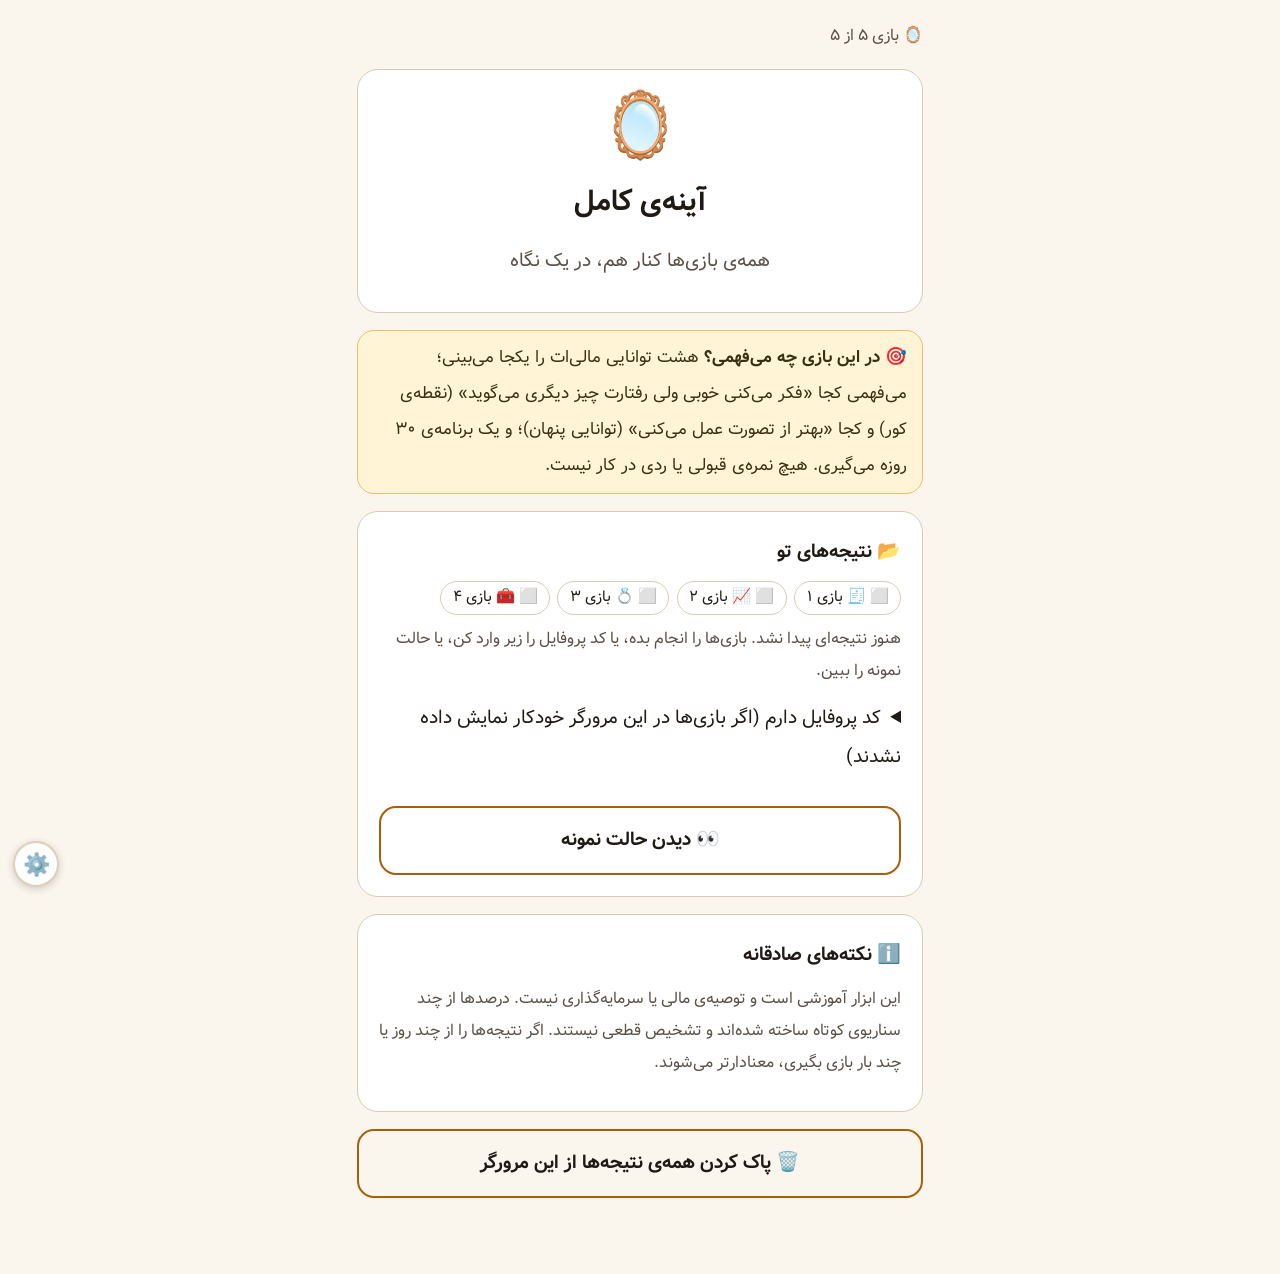
<file: financial-city-5-games-v1/05-game-e-ayeneh-kamel.html>
<!DOCTYPE html>
<html lang="fa" dir="rtl" data-rem>
<head>
<meta charset="utf-8">
<meta name="viewport" content="width=device-width, initial-scale=1, viewport-fit=cover">
<title>آینه‌ی کامل مالی من</title>
<style>
/* فونت وزیرمتن (Vazirmatn، مجوز OFL) فقط با حروف فارسی لازم، داخل فایل */
@font-face{font-family:'VzSub';font-weight:400;src:url(assets/vazirmatn-sub-400.woff2) format('woff2')}
@font-face{font-family:'VzSub';font-weight:700;src:url(assets/vazirmatn-sub-700.woff2) format('woff2')}
:root{--bg:#faf6ee;--card:#fff;--tx:#1f1a14;--mu:#5a5046;--ac:#a85f0a;--bd:#d9ccb6;--bb:#f1e9da;--bad:#b3261e;--good:#1f7a4d;box-sizing:border-box;padding-top:env(safe-area-inset-top,0px);padding-bottom:env(safe-area-inset-bottom,0px)}
@media(prefers-color-scheme:dark){:root:not([data-theme="light"]){--bg:#1d1a16;--card:#2a251f;--tx:#f7f0e4;--mu:#cbbfae;--ac:#e0a040;--bd:#4a4033;--bb:#38302a}}
:root[data-theme="dark"]{--bg:#1d1a16;--card:#2a251f;--tx:#f7f0e4;--mu:#cbbfae;--ac:#e0a040;--bd:#4a4033;--bb:#38302a}
*{box-sizing:border-box}
html{font-size:19px;scroll-padding-top:env(safe-area-inset-top,0px)}
body{margin:0;background:var(--bg);color:var(--tx);font-family:'VzSub',Tahoma,'Segoe UI',sans-serif;font-size:1rem;line-height:2.05;transition:background .8s}
#app{max-width:600px;margin:0 auto;padding:1rem .9rem 4rem}
.top{display:flex;justify-content:space-between;align-items:center;color:var(--mu);font-size:.85rem;gap:.5rem}
.fsz button{min-width:2.3rem;min-height:2.3rem;border:1.5px solid var(--bd);background:var(--card);border-radius:.6rem;font-weight:700}
.card{background:var(--card);border:1.5px solid var(--bd);border-radius:1.1rem;padding:1.1rem;margin:.9rem 0}
.big{font-size:3.4rem;text-align:center;line-height:1.2;animation:pop .5s}
@keyframes pop{from{transform:scale(.9);opacity:0}to{transform:scale(1);opacity:1}}
@keyframes blink{50%{opacity:.4}}
h1{margin:.3rem 0;text-align:center;font-size:1.5rem}
p{margin:.5rem 0}
button{font:inherit;color:inherit;cursor:pointer}
.btn{display:block;width:100%;min-height:3.2rem;padding:.7rem;border-radius:.9rem;border:0;background:var(--ac);color:#fff;font-weight:700;margin-top:.9rem}
.btn:disabled{opacity:.45}
.btn.sec{background:transparent;border:2px solid var(--ac);color:var(--tx)}
.ch{display:block;width:100%;text-align:right;min-height:3.2rem;padding:.7rem .9rem;margin:.55rem 0;border-radius:.9rem;border:2px solid var(--bd);background:var(--card)}
.ch:hover{border-color:var(--ac)}
.ch.on,.hc.on{border-color:var(--ac);background:var(--bb)}
.grid{display:grid;grid-template-columns:1fr 1fr;gap:.6rem}
.hc{border:2px solid var(--bd);border-radius:.9rem;background:var(--card);padding:.6rem .4rem;text-align:center;min-height:3.2rem}
.bb{display:flex;gap:.6rem;align-items:flex-start;margin:.8rem 0;animation:pop .4s}
.bb>span{font-size:1.7rem;line-height:1.5}
.bb small{display:block;font-weight:700;color:var(--mu);font-size:.8rem}
.bb p{margin:0;background:var(--bb);border-radius:.9rem;padding:.4rem .8rem .5rem}
.goal{background:#fff4d6;border:1.5px solid #e6c36a;border-radius:.9rem;padding:.5rem .8rem;margin:.6rem 0;color:#3b2f10;font-size:.92rem}
@media(prefers-color-scheme:dark){:root:not([data-theme="light"]) .goal{background:#3b3017;border-color:#7a6224;color:#f7e9c4}}
:root[data-theme="dark"] .goal{background:#3b3017;border-color:#7a6224;color:#f7e9c4}
.q{border-top:2px dashed var(--bd);margin-top:.9rem;padding-top:.7rem}
.pr{color:var(--ac);font-weight:700}
.rx{border-right:5px solid var(--ac);padding:.2rem .8rem;margin-top:.8rem;animation:pop .4s}
.w{text-align:center;color:var(--mu)}
.sm{font-size:.82rem;color:var(--mu)}
.hint{text-align:center;color:var(--mu);animation:blink 1.6s infinite;margin-top:1rem}
.pg{height:.55rem;border-radius:.3rem;background:var(--bd);margin:.3rem 0 .5rem;overflow:hidden}.pg i{display:block;height:100%;background:var(--ac);transition:width .6s}
.row{display:flex;justify-content:space-between;align-items:center;margin:.5rem 0;gap:.5rem}
.row button{width:2.6rem;height:2.6rem;border-radius:50%;border:2px solid var(--bd);background:var(--card);font-size:1.3rem}
input[type=range]{width:100%;height:2rem;accent-color:var(--ac)}
input[type=text]{width:100%;font:inherit;font-size:1.1rem;padding:.55rem .7rem;border:2px solid var(--bd);border-radius:.7rem;background:var(--card);color:var(--tx)}
.fld{display:block;margin:.8rem 0}.fld .hint2{display:block;color:var(--mu);font-size:.82rem}
.tb{width:100%;border-collapse:collapse;font-size:.9rem}.tb td,.tb th{padding:.3rem .4rem;border-bottom:1px solid var(--bd);text-align:center}
.pos{background:var(--bb);border-radius:.8rem;padding:.4rem .8rem;font-size:.92rem;margin:.5rem 0}
.bad{color:var(--bad);font-weight:700}.ok{color:var(--good);font-weight:700}
.chk{display:flex;gap:.4rem;justify-content:center;font-size:.8rem;color:var(--mu);margin:.2rem 0}
.shimg{width:100%;border-radius:.9rem;border:1.5px solid var(--bd)}
textarea{width:100%;height:9rem;font:inherit;border-radius:.7rem;border:2px solid var(--bd);background:var(--card);color:var(--tx);padding:.5rem}
.ov{position:fixed;inset:0;z-index:9;display:flex;flex-direction:column;align-items:center;justify-content:center;color:var(--tx);animation:fi .4s}
.ov.out{opacity:0;transition:opacity .4s}
.ov h2{margin:.5rem 0 0}.ov p{color:var(--mu);margin:0}
.em{position:relative;width:140px;height:140px;font-size:110px;text-align:center;line-height:140px}
.em span{position:absolute;inset:0}
.em .o{animation:fo 1s .5s forwards}
.em .n{opacity:0;animation:ageup 1s 1.2s forwards}
@keyframes fo{to{opacity:0;transform:scale(.3) rotate(-30deg)}}
@keyframes ageup{0%{opacity:0;transform:scale(.3) rotate(30deg)}70%{opacity:1;transform:scale(1.2)}100%{opacity:1;transform:scale(1)}}
@keyframes fi{from{opacity:0}}
a.btn{text-decoration:none;text-align:center}
@media (prefers-reduced-motion:reduce){.hint{animation:none}}
.rad{width:100%;max-width:380px;display:block;margin:.4rem auto}
.rad text{fill:var(--tx)}
.bx{border-top:1.5px solid var(--bd);padding-top:.5rem;margin-top:.6rem}.bx.off{opacity:.6}
.tg{font-size:.78rem;padding:.1rem .5rem;border-radius:1rem;font-weight:700}
.tg.bl{background:#ffe3c2;color:#6b3200}.tg.hs{background:#d8f0dd;color:#14502f}.tg.eq{background:var(--bb);color:var(--mu)}
.bl2{display:flex;align-items:center;gap:.5rem;font-size:.85rem;margin:.2rem 0}.bl2 span{width:5.2rem;flex:none;color:var(--mu)}.bl2 em{width:3rem;flex:none;font-style:normal;text-align:left}
.tr{position:relative;flex:1;height:.8rem;background:var(--bb);border-radius:.4rem;overflow:hidden}
.tr i{position:absolute;right:0;top:0;bottom:0;display:block;border-radius:.4rem}.tr i.s{background:var(--mu);opacity:.65}.tr i.b{background:var(--ac)}
.tr u{position:absolute;right:70%;top:0;bottom:0;width:2px;background:var(--tx);opacity:.7}
.chs{display:flex;flex-wrap:wrap;gap:.4rem;margin:.5rem 0}.chp{font-size:.8rem;border:1.5px solid var(--bd);border-radius:1rem;padding:0 .6rem}.chp.on{background:var(--bb);border-color:var(--ac)}
.gl.off{opacity:.6}
.pl{display:flex;gap:.6rem;align-items:flex-start;margin:.6rem 0}.pl input{width:1.4rem;height:1.4rem;margin-top:.6rem;accent-color:var(--ac)}
summary{cursor:pointer;margin:.6rem 0}
</style>
<script src="assets/ui.js"></script>
</head>
<body>
<div id="app"></div>
<script>
var PD='۰۱۲۳۴۵۶۷۸۹';
function fa(n){return String(n).replace(/\d/g,function(d){return PD[d]})}
function dig(s){return String(s).replace(/[۰-۹]/g,function(c){return PD.indexOf(c)}).replace(/[٠-٩]/g,function(c){return '٠١٢٣٤٥٦٧٨٩'.indexOf(c)})}
function esc(s){return String(s).replace(/[&<>"]/g,function(c){return {'&':'&amp;','<':'&lt;','>':'&gt;','"':'&quot;'}[c]})}
function lsGet(k){try{return JSON.parse(localStorage.getItem(k))}catch(e){return null}}
function lsSet(k,v){try{localStorage.setItem(k,JSON.stringify(v))}catch(e){}}
function fsz(d){var v=Math.max(17,Math.min(26,(parseInt(localStorage.getItem('fc_fs'))||19)+d));document.documentElement.style.fontSize=v+'px';try{localStorage.setItem('fc_fs',v)}catch(e){}}
try{var f0=parseInt(localStorage.getItem('fc_fs'));if(f0)document.documentElement.style.fontSize=f0+'px'}catch(e){}
function g2j(gy,gm,gd){var gdm=[0,31,59,90,120,151,181,212,243,273,304,334];var gy2=gm>2?gy+1:gy;var days=355666+365*gy+Math.floor((gy2+3)/4)-Math.floor((gy2+99)/100)+Math.floor((gy2+399)/400)+gd+gdm[gm-1];var jy=-1595+33*Math.floor(days/12053);days%=12053;jy+=4*Math.floor(days/1461);days%=1461;if(days>365){jy+=Math.floor((days-1)/365);days=(days-1)%365}var jm=days<186?1+Math.floor(days/31):7+Math.floor((days-186)/30);var jd=1+(days<186?days%31:(days-186)%30);return [jy,jm,jd]}
var MN=['فروردین','اردیبهشت','خرداد','تیر','مرداد','شهریور','مهر','آبان','آذر','دی','بهمن','اسفند'];
function jdate(t){var d=new Date(t),j=g2j(d.getFullYear(),d.getMonth()+1,d.getDate());return fa(j[2])+' '+MN[j[1]-1]+' '+fa(j[0])}

/* محورها: هر بازی دو محور */
var AX=[
{id:'cf',g:'a',n:'نظم جریان نقد',e:'💵',w:'دخل و خرج را می‌بینی و مهارش می‌کنی',tip:'بازی ۱'},
{id:'rs',g:'a',n:'تاب‌آوری ماه‌های سخت',e:'🛟',w:'برای روز بد ذخیره و برنامه داری',tip:'بازی ۱'},
{id:'hd',g:'b',n:'استقلال از هیجان جمع',e:'🧍',w:'در بازار داغ دنبال جمعیت نمی‌روی',tip:'بازی ۲'},
{id:'cm',g:'b',n:'آرامش در افت',e:'🌊',w:'وقتی قیمت می‌ریزد سرد تصمیم می‌گیری',tip:'بازی ۲'},
{id:'cl',g:'c',n:'شفافیت هزینه',e:'🔍',w:'هزینه‌ی واقعی هدف بزرگ را می‌دانی',tip:'بازی ۳'},
{id:'sh',g:'c',n:'سپر و برنامه‌ی هدف',e:'🛡️',w:'برای هدف بزرگ برنامه‌ی ماه‌به‌ماه داری',tip:'بازی ۳'},
{id:'hz',g:'d',n:'جور کردن پول با زمان',e:'⏳',w:'پول هر کار را بر اساس زمان لازمش جدا می‌کنی',tip:'بازی ۴'},
{id:'sy',g:'d',n:'قانون به‌جای حال‌وهوا',e:'📋',w:'با قانون از پیش نوشته تصمیم می‌گیری',tip:'بازی ۴'}];
var GM={a:{k:'fc_game_a',t:'🧾 بازی ۱ · پنج سال یک حقوق',f:function(r){return [[r.selfCf,r.cf],[null,r.rs]]}},
b:{k:'fc_game_b',t:'📈 بازی ۲ · بازار در ذهن من',f:function(r){return [[r.selfHd,r.hd],[r.selfCm,r.cm]]}},
c:{k:'fc_game_c',t:'💍 بازی ۳ · همه‌چیز تا عروسی',f:function(r){return [[r.selfCl,r.cl],[r.selfSh,r.sh]]}},
d:{k:'fc_game_d',t:'🧰 بازی ۴ · کارگاه سیستم من',f:function(r){return [[r.selfHz,r.hz],[r.selfCm,r.cm!=null&&r.sy!=null?Math.round((r.cm+r.sy)/2):r.sy]]}}};
var GL=['a','b','c','d'];
var DATA={},DEMO=false;
function num(x){return typeof x=='number'&&isFinite(x)?Math.max(0,Math.min(100,Math.round(x))):null}
function load(){DATA={};var imp=lsGet('fc_dash_data')||{};GL.forEach(function(g){var r=lsGet(GM[g].k)||imp[g];if(r&&typeof r=='object')DATA[g]=r});var s=lsGet('fc_game_s')||imp.s;if(s&&typeof s=='object')DATA.s=s}
function demoData(){return {a:{cf:72,rs:48,selfCf:85},b:{hd:41,cm:66,selfHd:70,selfCm:45},c:{cl:55,sh:38,selfCl:50,selfSh:75},d:{hz:80,sy:58,selfHz:60,cm:62,selfCm:40},s:{a:35,w:70,s:45,v:55}}}
function vals(){var src=DEMO?demoData():DATA,out=[];AX.forEach(function(a){out.push({a:a,b:null,s:null})});GL.forEach(function(g,gi){var r=src[g];if(!r)return;var p;try{p=GM[g].f(r)}catch(e){return}for(var j=0;j<2;j++){var o=out[gi*2+j];o.s=num(p[j][0]);o.b=num(p[j][1])}});return out}
function importCodes(txt){var n=0,imp=lsGet('fc_dash_data')||{};String(txt).split(/[\s,\n]+/).forEach(function(c){c=c.trim();if(!c)return;var o=null;try{o=JSON.parse(decodeURIComponent(escape(atob(c))))}catch(e){try{o=JSON.parse(c)}catch(e2){}}
 if(o&&typeof o=='object'&&GL.indexOf(o.g)>=0){var g=o.g;delete o.g;delete o.v;imp[g]=o;n++}else if(o&&o.g=='s'){delete o.g;delete o.v;imp.s=o;n++}});
 lsSet('fc_dash_data',imp);load();return n}
function haveCount(){return GL.filter(function(g){return DATA[g]}).length}
function avgB(v){var a=v.filter(function(x){return x.b!=null});return a.length?Math.round(a.reduce(function(s,x){return s+x.b},0)/a.length):null}

/* تاریخچه */
function hist(){return lsGet('fc_dash_hist')||[]}
function snap(v){if(DEMO)return;var b=avgB(v);if(b==null)return;var h=hist(),last=h[h.length-1],key=JSON.stringify(v.map(function(x){return x.b}));if(last&&last.key==key)return;h.push({t:Date.now(),avg:b,key:key,v:v.map(function(x){return x.b})});lsSet('fc_dash_hist',h.slice(-6))}

/* رادار */
function pt(i,r,R,cx,cy){var a=-Math.PI/2+i*2*Math.PI/8;return [cx+Math.cos(a)*R*r/100,cy+Math.sin(a)*R*r/100]}
function radar(v,forCanvas){var W=340,cx=170,cy=170,R=105,s='<svg viewBox="0 0 340 340" class="rad" role="img" aria-label="نمودار راداری هشت محور">';
 [25,50,75,100].forEach(function(l){var p=[];for(var i=0;i<8;i++)p.push(pt(i,l,R,cx,cy).join(','));s+='<polygon points="'+p.join(' ')+'" fill="none" stroke="var(--bd)" stroke-width="'+(l==70||l==75?1.5:1)+'"/>'});
 for(var i=0;i<8;i++){var e=pt(i,100,R,cx,cy);s+='<line x1="'+cx+'" y1="'+cy+'" x2="'+e[0]+'" y2="'+e[1]+'" stroke="var(--bd)"/>';var l=pt(i,128,R,cx,cy);s+='<text x="'+l[0]+'" y="'+(l[1]+7)+'" text-anchor="middle" font-size="22">'+AX[i].e+'</text>'}
 var sp=[],bp=[];v.forEach(function(x,i){sp.push(pt(i,x.s==null?0:x.s,R,cx,cy).join(','));bp.push(pt(i,x.b==null?0:x.b,R,cx,cy).join(','))});
 if(v.some(function(x){return x.s!=null}))s+='<polygon points="'+sp.join(' ')+'" fill="none" stroke="var(--mu)" stroke-width="2.5" stroke-dasharray="6 5"/>';
 s+='<polygon points="'+bp.join(' ')+'" fill="var(--ac)" fill-opacity=".28" stroke="var(--ac)" stroke-width="3"/>';
 v.forEach(function(x,i){if(x.b!=null){var p=pt(i,x.b,R,cx,cy);s+='<circle cx="'+p[0]+'" cy="'+p[1]+'" r="5" fill="var(--ac)"/>'}});
 return s+'</svg>'}

function bars(v){return v.map(function(x){var a=x.a;if(x.b==null)return '<div class="bx off"><b>'+a.e+' '+a.n+'</b><div class="sm">هنوز اندازه‌گیری نشده — '+a.tip+' را بازی کن.</div></div>';
 var gap=x.s==null?null:x.s-x.b,tag='';
 if(gap!=null){if(gap>=15)tag='<span class="tg bl">نقطه‌ی کور</span>';else if(gap<=-15)tag='<span class="tg hs">توانایی پنهان</span>';else tag='<span class="tg eq">تصور ≈ رفتار</span>'}
 return '<div class="bx"><b>'+a.e+' '+a.n+'</b> '+tag+'<div class="sm">'+a.w+'</div>'+
 (x.s!=null?'<div class="bl2"><span>تصور من</span><div class="tr"><i class="s" style="width:'+x.s+'%"></i><u></u></div><em>'+fa(x.s)+'٪</em></div>':'')+
 '<div class="bl2"><span>رفتار من</span><div class="tr"><i class="b" style="width:'+x.b+'%"></i><u></u></div><em>'+fa(x.b)+'٪</em></div></div>'}).join('')}

/* صدای ریشه */
var VN={a:['اجتناب از پول','🙈'],w:['پرستش پول','✨'],s:['منزلت با پول','👑'],v:['هوشیاری نسبت به پول','🔎']};
var VH={a:'وقتی پول سخت می‌شود احتمالاً دورش را خط می‌کشی؛ این می‌تواند باعث شود نظم دخل‌وخرج یا آمادگی روز بد عقب بیفتد.',w:'وقتی فکر می‌کنی «با پول بیشتر همه‌چیز حل می‌شود» ممکن است تصمیم‌ها هیجانی‌تر شوند، مثلاً دنبال بازار داغ رفتن.',s:'وقتی ارزشت را با پولت می‌سنجی ممکن است برای چشم دیگران خرج کنی؛ این به شفافیت هزینه و برنامه‌ی هدف ضربه می‌زند.',v:'نگرانی و هوشیاری بالا اگر از حد بگذرد ممکن است در افت قیمت‌ها آرامشت را بگیرد، هرچند معمولاً کمک به برنامه‌ریزی هم می‌کند.'};
function root(){var s=(DEMO?demoData():DATA).s;if(!s)return '<div class="card"><b>🎙️ صدای ریشه‌ای</b><p class="sm">برای دیدن ارتباط الگوهایت با «صدای پولی» ذهنت، بازی «اسکریپت‌های پولی» را بازی کن؛ بعد از آن اینجا فرضیه‌ها ظاهر می‌شوند. (اگر نسخه‌ای از آن بازی نتیجه را نمی‌نویسد، این بخش خالی می‌ماند.)</p></div>';
 var k=['a','w','s','v'].sort(function(x,y){return (s[y]||0)-(s[x]||0)})[0];
 var h='<div class="card"><b>🎙️ صدای ریشه‌ای</b><p>قوی‌ترین صدای تو در بازی اسکریپت‌های پولی: <span class="pr">'+VN[k][1]+' '+VN[k][0]+'</span> ('+fa(s[k])+'٪)</p>';
 h+='<p class="pos">'+VH[k]+'</p><p class="sm">این یک <b>فرضیه</b> است نه حکم. اگر با زندگی‌ات جور درمی‌آید، همان را با نمودارهای بالا مقایسه کن؛ اگر نه، کنارش بگذار.</p>';
 return h+'</div>'}

/* برنامه ۳۰ روزه */
var ACT={cf:['۷ روز، هر خرج را همان لحظه در یادداشت گوشی بنویس.','اول ماه یک سقف برای «خرج‌های دلبخواهی» تعیین کن.','پایان هر هفته ۵ دقیقه مرور کن: کجا از برنامه جلو زدم؟'],
rs:['مبلغ یک ماه خرج ضروری را حساب کن و بنویس.','هر بار که پول به دستت می‌رسد، همان روز مبلغ کوچکی (حتی ۵٪) کنار بگذار.','یک «حساب جدا برای روز بد» باز کن که کارتش دم دست نباشد.'],
hd:['قبل از هر خرید سرمایه‌ای ۲۴ ساعت صبر کن و دلیلت را بنویس.','هر وقت همه از یک چیز حرف می‌زنند، از خودت بپرس: «اگر کسی نمی‌گفت، باز هم می‌خریدم؟»','فهرستی از «دلیل‌های خوب خرید» خودت بنویس که با حرف دیگران ربطی نداشته باشد.'],
cm:['از قبل بنویس: «اگر دارایی‌ام ۲۰٪ افت کرد، من کاری نمی‌کنم مگر ...».','در افت قیمت‌ها ۴۸ ساعت بدون فروش بمان و بعد تصمیم بگیر.','فقط پولی را سرمایه‌گذاری کن که تا چند سال لازمش نداری.'],
cl:['برای هدف بزرگ‌ات هزینه‌ها را در ۵ ردیف بنویس و قیمت روز هر کدام را پیدا کن.','یک ردیف «بقیه‌ی خرج‌های ریز» با ۱۰ تا ۲۰٪ اضافه بگذار.','هزینه‌ها را با تورم سال بعد دوباره حساب کن، نه فقط امروز.'],
sh:['هدف را به ماه تقسیم کن: مبلغ کل ÷ تعداد ماه‌ها.','یک تاریخ و یک مبلغ ثابت برای پس‌انداز ماهانه انتخاب کن.','اگر ماهی نتوانستی، جبرانش را همان ماه بعد در برنامه بنویس، نه اینکه رهایش کنی.'],
hz:['پول‌هایت را در سه جعبه بنویس: کمتر از ۱ سال / ۱ تا ۵ سال / بیشتر از ۵ سال.','پولی که ظرف یک سال لازم است را جدا از سرمایه‌گذاری بلندمدت نگه دار.','برای هر پول یک «تاریخ مصرف» بنویس.'],
sy:['۳ قانون کوتاه بنویس («اگر ... آنگاه ...») و جایی ببین که ببینی‌شان.','قبل از تصمیم بزرگ مالی، قانون‌ها را بلند بخوان.','ماهی یک بار قانون‌ها را با آنچه واقعاً کردی مقایسه کن.']};
function pickPlan(v){var k=v.filter(function(x){return x.b!=null}).sort(function(a,b){return a.b-b.b}).slice(0,2);if(!k.length)return [];var o=[];
 if(k.length==1){ACT[k[0].a.id].forEach(function(t){o.push({ax:k[0].a.id,t:t})});return o.slice(0,3)}
 o.push({ax:k[0].a.id,t:ACT[k[0].a.id][0]},{ax:k[0].a.id,t:ACT[k[0].a.id][1]},{ax:k[1].a.id,t:ACT[k[1].a.id][0]});return o}
function axN(id){for(var i=0;i<AX.length;i++)if(AX[i].id==id)return AX[i].e+' '+AX[i].n;return id}
function planHTML(v){var p=pickPlan(v);if(!p.length)return '<p class="sm">بعد از انجام حداقل یک بازی، برنامه‌ی سی‌روزه‌ات اینجا ساخته می‌شود.</p>';
 var saved=lsGet('fc_dash_plan'),h='<p>۳ کار کوچک، فقط برای دو محوری که الان بیشترین جا برای رشد دارند:</p>';
 p.forEach(function(x,i){var on=saved&&saved.done&&saved.done[i];h+='<label class="pl"><input type="checkbox" '+(on?'checked':'')+' onchange="tick('+i+',this.checked)"><span><b>'+axN(x.ax)+'</b><br>'+esc(x.t)+'</span></label>'});
 var d=saved&&saved.start?saved.start:null;
 h+=d?'<p class="pos">شروع: '+jdate(d)+' · بازآزمایی پیشنهادی: <b>'+jdate(d+30*864e5)+'</b>. آن روز همین بازی‌ها را دوباره انجام بده و داشبورد را با قبل مقایسه کن.</p>':'<button class="btn" onclick="startPlan()">▶️ شروع برنامه‌ی ۳۰ روزه</button>';
 return h}
function startPlan(){var p=lsGet('fc_dash_plan')||{};p.start=Date.now();p.done=p.done||{};lsSet('fc_dash_plan',p);render()}
function tick(i,c){var p=lsGet('fc_dash_plan')||{start:null,done:{}};p.done=p.done||{};p.done[i]=c;lsSet('fc_dash_plan',p)}

/* اشتراک */
function summary(v){var parts=[];var s=v.filter(function(x){return x.b!=null}),bl=v.filter(function(x){return x.s!=null&&x.b!=null&&x.s-x.b>=15}),hs=v.filter(function(x){return x.s!=null&&x.b!=null&&x.s-x.b<=-15});
 var t='🪞 آینه‌ی کامل مالی من\n';s.forEach(function(x){t+=x.a.e+' '+x.a.n+': '+fa(x.b)+'٪\n'});
 if(bl.length)t+='\n🔸 نقطه‌ی کور: '+bl.map(function(x){return x.a.n}).join('، ');
 if(hs.length)t+='\n💪 توانایی پنهان: '+hs.map(function(x){return x.a.n}).join('، ');
 return t+'\n\nآموزشی است، توصیه‌ی مالی نیست. — شهر ابزار مالی'}
function cardCanvas(v){var c=document.createElement('canvas');c.width=1080;c.height=1350;var x=c.getContext('2d');x.fillStyle='#faf6ee';x.fillRect(0,0,1080,1350);x.direction='rtl';x.textAlign='center';
 x.fillStyle='#1f1a14';x.font='bold 54px VzSub,Tahoma,sans-serif';x.fillText('🪞 آینه‌ی کامل مالی من',540,110);
 var cx=540,cy=500,R=290;function P(i,r){var a=-Math.PI/2+i*Math.PI/4;return [cx+Math.cos(a)*R*r/100,cy+Math.sin(a)*R*r/100]}
 x.strokeStyle='#d9ccb6';x.lineWidth=2;[25,50,75,100].forEach(function(l){x.beginPath();for(var i=0;i<8;i++){var p=P(i,l);i?x.lineTo(p[0],p[1]):x.moveTo(p[0],p[1])}x.closePath();x.stroke()});
 for(var i=0;i<8;i++){var e=P(i,100);x.beginPath();x.moveTo(cx,cy);x.lineTo(e[0],e[1]);x.stroke();var l=P(i,122);x.font='46px sans-serif';x.fillStyle='#1f1a14';x.fillText(AX[i].e,l[0],l[1]+16)}
 if(v.some(function(q){return q.s!=null})){x.setLineDash([16,12]);x.strokeStyle='#5a5046';x.lineWidth=5;x.beginPath();v.forEach(function(q,i){var p=P(i,q.s==null?0:q.s);i?x.lineTo(p[0],p[1]):x.moveTo(p[0],p[1])});x.closePath();x.stroke();x.setLineDash([])}
 x.beginPath();v.forEach(function(q,i){var p=P(i,q.b==null?0:q.b);i?x.lineTo(p[0],p[1]):x.moveTo(p[0],p[1])});x.closePath();x.fillStyle='rgba(168,95,10,.3)';x.fill();x.strokeStyle='#a85f0a';x.lineWidth=6;x.stroke();
 x.fillStyle='#5a5046';x.font='32px VzSub,Tahoma,sans-serif';x.fillText('خط پُر = رفتار من    خط‌چین = تصور من',540,880);
 var y=950;x.font='bold 36px VzSub,Tahoma,sans-serif';x.fillStyle='#1f1a14';
 var bl=v.filter(function(q){return q.s!=null&&q.b!=null&&q.s-q.b>=15}),hs=v.filter(function(q){return q.s!=null&&q.b!=null&&q.s-q.b<=-15});
 if(bl.length){x.fillText('🔸 نقطه‌ی کور: '+bl.slice(0,2).map(function(q){return q.a.n}).join('، '),540,y);y+=62}
 if(hs.length){x.fillText('💪 توانایی پنهان: '+hs.slice(0,2).map(function(q){return q.a.n}).join('، '),540,y);y+=62}
 var b=avgB(v);if(b!=null){x.fillText('میانگین رفتار: '+fa(b)+'٪',540,y);y+=62}
 x.fillStyle='#5a5046';x.font='28px VzSub,Tahoma,sans-serif';x.fillText('آموزشی است، توصیه‌ی مالی نیست · شهر ابزار مالی',540,1290);return c}
function msg(t){var e=document.getElementById('msg');if(e){e.textContent=t;e.style.display='block'}}
function shNative(){var v=vals(),t=summary(v),c=cardCanvas(v);c.toBlob(function(b){try{var f=new File([b],'my-financial-mirror.png',{type:'image/png'});if(navigator.canShare&&navigator.canShare({files:[f]}))navigator.share({files:[f],text:t}).catch(function(){});else if(navigator.share)navigator.share({text:t}).catch(function(){});else msg('مرورگر منوی اشتراک را ندارد؛ تصویر را ذخیره کن و در برنامه‌ات بفرست.')}catch(e){msg('ارسال مستقیم ممکن نشد؛ تصویر را ذخیره کن.')}})}
function shDl(){var c=cardCanvas(vals());var a=document.createElement('a');a.download='my-financial-mirror.png';a.href=c.toDataURL('image/png');document.body.appendChild(a);a.click();a.remove();msg('تصویر ذخیره شد ✅')}
function pageUrl(){return /^https?:/.test(location.href)?location.href.split('#')[0]:''}
function shCopy(){var t=summary(vals()),fb=function(){var e=document.getElementById('cpa');e.innerHTML='<textarea id="cpt" readonly></textarea>';var a=document.getElementById('cpt');a.value=t;a.select();msg('متن را انتخاب کن و کپی کن.')};try{if(navigator.clipboard&&navigator.clipboard.writeText)navigator.clipboard.writeText(t).then(function(){msg('کپی شد ✅')},fb);else fb()}catch(e){fb()}}
function doImport(){var n=importCodes(document.getElementById('codes').value);msg(n?fa(n)+' نتیجه وارد شد ✅':'کد معتبری پیدا نشد. کد را کامل از انتهای بازی کپی کن.');if(n)setTimeout(render,600)}
function toggleDemo(){DEMO=!DEMO;render()}
function clearAll(){if(!confirm('همه‌ی نتیجه‌های ذخیره‌شده‌ی بازی‌ها و داشبورد پاک شود؟'))return;try{Object.keys(localStorage).filter(function(k){return /^fc_(game|dash)/.test(k)}).forEach(function(k){localStorage.removeItem(k)})}catch(e){}DATA={};DEMO=false;render()}

function gallery(v){var src=DEMO?demoData():DATA;return GL.map(function(g,gi){var r=src[g];var a=v[gi*2],b=v[gi*2+1];
 if(!r)return '<div class="card gl off"><b>'+GM[g].t+'</b><p class="sm">هنوز انجام نشده. با انجام آن، دو محور از هشت محور کامل می‌شود.</p></div>';
 function mini(x){return '<div class="bl2"><span>'+x.a.n+'</span><div class="tr"><i class="b" style="width:'+(x.b||0)+'%"></i></div><em>'+(x.b==null?'—':fa(x.b)+'٪')+'</em></div>'}
 return '<div class="card gl"><b>'+GM[g].t+'</b>'+mini(a)+mini(b)+'</div>'}).join('')}

function render(){load();var v=vals();snap(v);var n=DEMO?4:haveCount(),b=avgB(v),h=hist(),app=document.getElementById('app');
 var delta='';if(!DEMO&&h.length>=2){var d=h[h.length-1].avg-h[h.length-2].avg;delta='<p class="sm w">نسبت به نتیجه‌ی قبلی ('+jdate(h[h.length-2].t)+'): '+(d>0?'<span class="ok">▲ '+fa(d)+' واحد بهتر</span>':d<0?'<span class="bad">▼ '+fa(-d)+' واحد پایین‌تر</span>':'بدون تغییر')+'</p>'}
 var chips=GL.map(function(g){var ok=DEMO||DATA[g];return '<span class="chp '+(ok?'on':'')+'">'+(ok?'✅':'⬜')+' '+GM[g].t.split('·')[0]+'</span>'}).join('');
 app.innerHTML='<div class="top"><span>🪞 بازی ۵ از ۵</span><span class="fsz"></span></div>'+
 '<div class="card"><div class="big">🪞</div><h1>آینه‌ی کامل</h1><p class="w">همه‌ی بازی‌ها کنار هم، در یک نگاه</p>'+(DEMO?'<p class="pos">حالت نمونه: داده‌های زیر ساختگی‌اند، فقط برای دیدن شکل داشبورد.</p>':'')+'</div>'+
 '<div class="goal">🎯 <b>در این بازی چه می‌فهمی؟</b> هشت توانایی مالی‌ات را یکجا می‌بینی؛ می‌فهمی کجا «فکر می‌کنی خوبی ولی رفتارت چیز دیگری می‌گوید» (نقطه‌ی کور) و کجا «بهتر از تصورت عمل می‌کنی» (توانایی پنهان)؛ و یک برنامه‌ی ۳۰ روزه می‌گیری. هیچ نمره‌ی قبولی یا ردی در کار نیست.</div>'+
 '<div class="card"><b>📂 نتیجه‌های تو</b><div class="chs">'+chips+'</div><p class="sm">'+(n?fa(n)+' بازی از ۴ بازی انجام شده است.':'هنوز نتیجه‌ای پیدا نشد. بازی‌ها را انجام بده، یا کد پروفایل را زیر وارد کن، یا حالت نمونه را ببین.')+'</p>'+
 '<details><summary>کد پروفایل دارم (اگر بازی‌ها در این مرورگر خودکار نمایش داده نشدند)</summary><p class="sm">در پایان هر بازی «کد پروفایل» را کپی کن و اینجا بچسبان؛ هر کد در یک خط. فعلاً بازی ۴ کد نشان می‌دهد؛ نسخه‌های قبلی با هم‌خانه بودن در یک مرورگر خودکار می‌خوانند.</p><textarea id="codes" placeholder="کدها را اینجا بچسبان"></textarea><button class="btn sec" onclick="doImport()">وارد کردن</button></details>'+
 '<button class="btn sec" onclick="toggleDemo()">'+(DEMO?'↩ برگشت به نتیجه‌ی واقعی من':'👀 دیدن حالت نمونه')+'</button><p id="msg" class="pos" style="display:none"></p></div>'+
 (b==null&&!DEMO?'':
 '<div class="card"><b>🕸️ رادار هشت‌گانه</b>'+radar(v)+'<div class="chk"><span>▬ رفتار من</span><span>┅ تصور من</span></div><p class="sm w">هر چه نقطه از مرکز دورتر، آن توانایی در رفتارت قوی‌تر دیده شده است. میانگین رفتار: <b>'+fa(b)+'٪</b></p>'+delta+'</div>'+
 '<div class="card"><b>📊 تصور در برابر رفتار</b><p class="sm">خط عمودی روی نوار = هدف آموزشی ۷۰٪ (یک راهنمای ساده، نه استاندارد علمی). «نقطه‌ی کور» یعنی تصورت از رفتارت حداقل ۱۵ واحد بالاتر بوده؛ «توانایی پنهان» یعنی رفتارت حداقل ۱۵ واحد بهتر از تصورت بوده.</p>'+bars(v)+'</div>'+
 '<div class="card"><b>🖼️ گالری بازی‌ها</b></div>'+gallery(v)+root()+
 '<div class="card"><b>🗓️ برنامه‌ی ۳۰ روزه</b>'+planHTML(v)+'</div>'+
 '<div class="card"><b>📤 اشتراک‌گذاری</b><p class="sm">فقط درصدها و برچسب‌ها در تصویر هست؛ بدون اسم و بدون مبلغ.</p>'+
 '<button class="btn" onclick="shNative()">📲 ارسال تصویر (منوی گوشی)</button>'+
 '<a class="btn sec" target="_blank" rel="noopener" href="https://t.me/share/url?url='+encodeURIComponent(pageUrl()||' ')+'&text='+encodeURIComponent(summary(v))+'">✈️ تلگرام (متن)</a>'+
 '<a class="btn sec" target="_blank" rel="noopener" href="https://wa.me/?text='+encodeURIComponent(summary(v)+(pageUrl()?'\n'+pageUrl():''))+'">💬 واتس‌اپ (متن)</a>'+
 '<button class="btn sec" onclick="shDl()">⬇️ ذخیره‌ی تصویر</button><button class="btn sec" onclick="shCopy()">📋 کپی متن</button><div id="cpa"></div>'+
 '<p class="sm">برای بله، ایتا، روبیکا و ... تصویر را ذخیره کن و از داخل خود برنامه بفرست؛ دکمه‌ی مستقیم آن‌ها را راستی‌آزمایی نکرده‌ایم.</p></div>')+
 '<div class="card"><b>ℹ️ نکته‌های صادقانه</b><p class="sm">این ابزار آموزشی است و توصیه‌ی مالی یا سرمایه‌گذاری نیست. درصدها از چند سناریوی کوتاه ساخته شده‌اند و تشخیص قطعی نیستند. اگر نتیجه‌ها را از چند روز یا چند بار بازی بگیری، معنادارتر می‌شوند.</p></div>'+
 '<button class="btn sec" onclick="clearAll()">🗑️ پاک کردن همه‌ی نتیجه‌ها از این مرورگر</button>';
 window.scrollTo({top:0})}
render();

</script>
</body>
</html>
</file>
